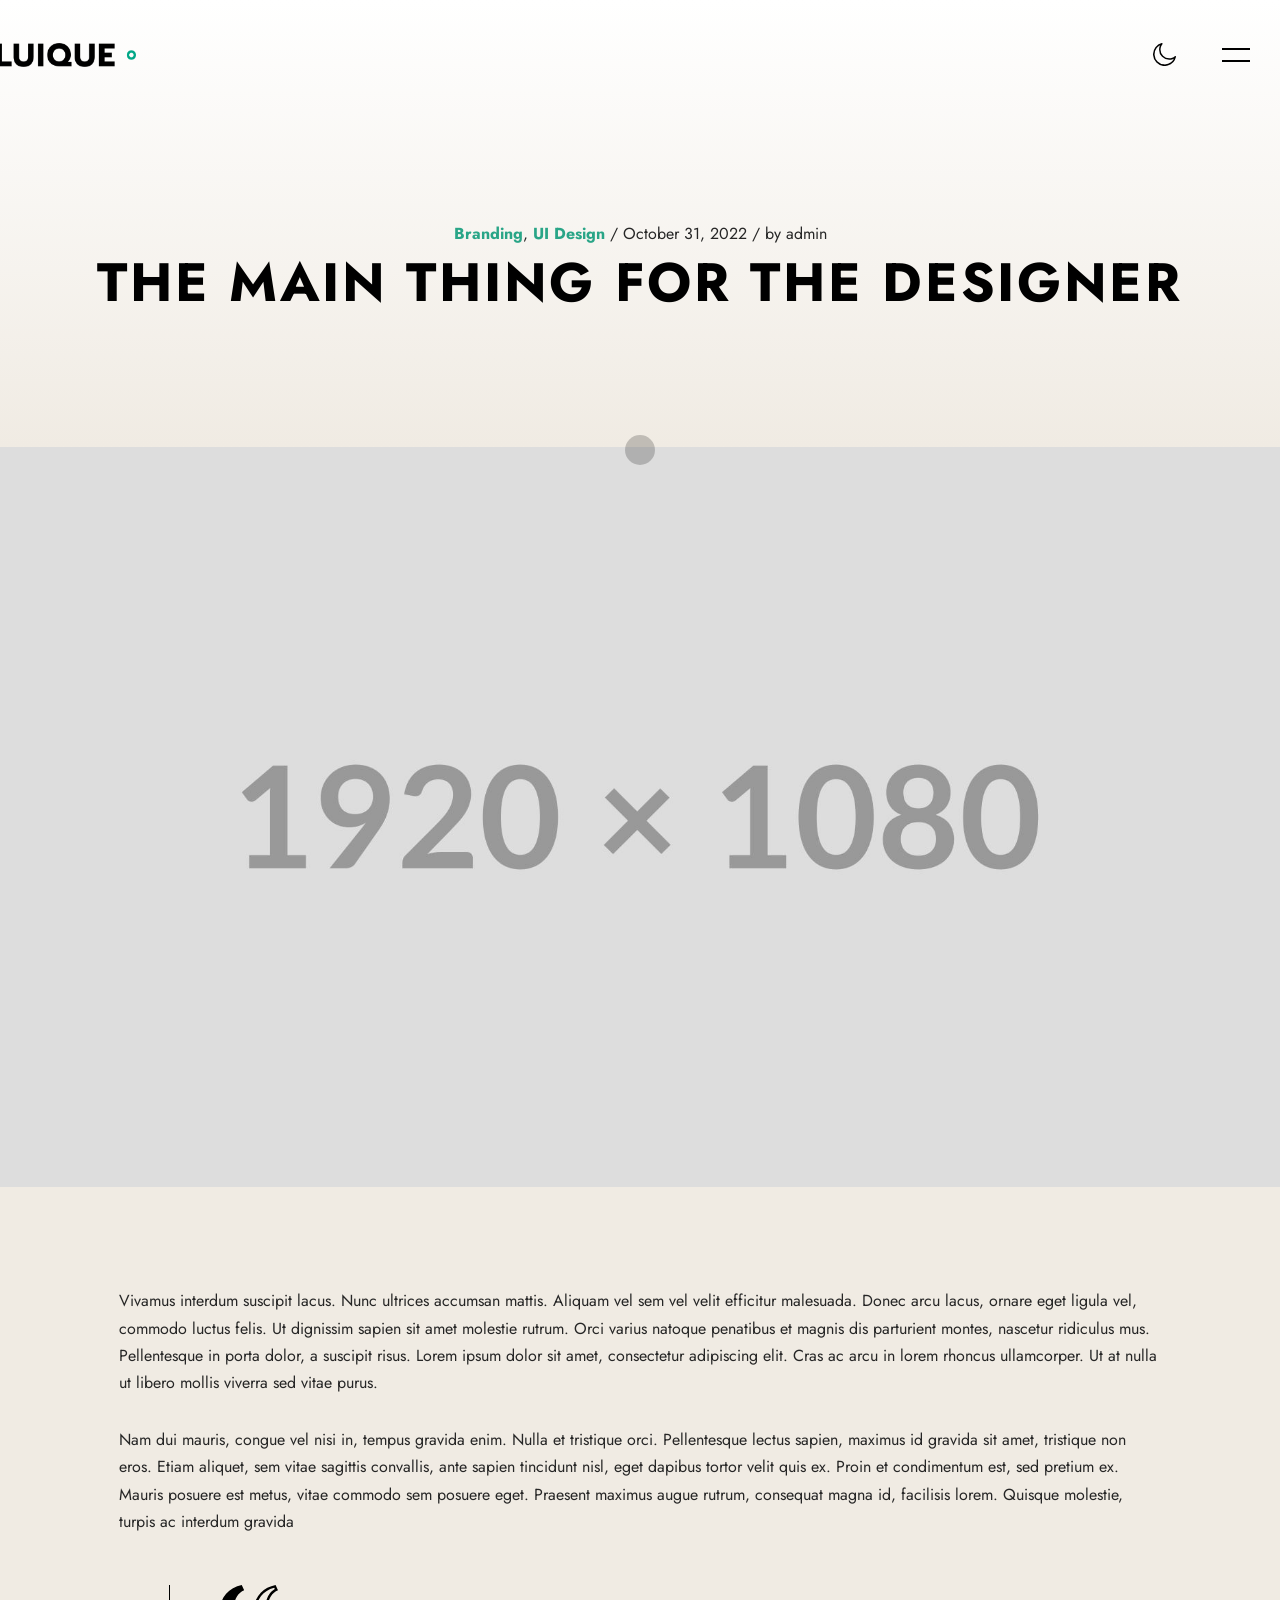
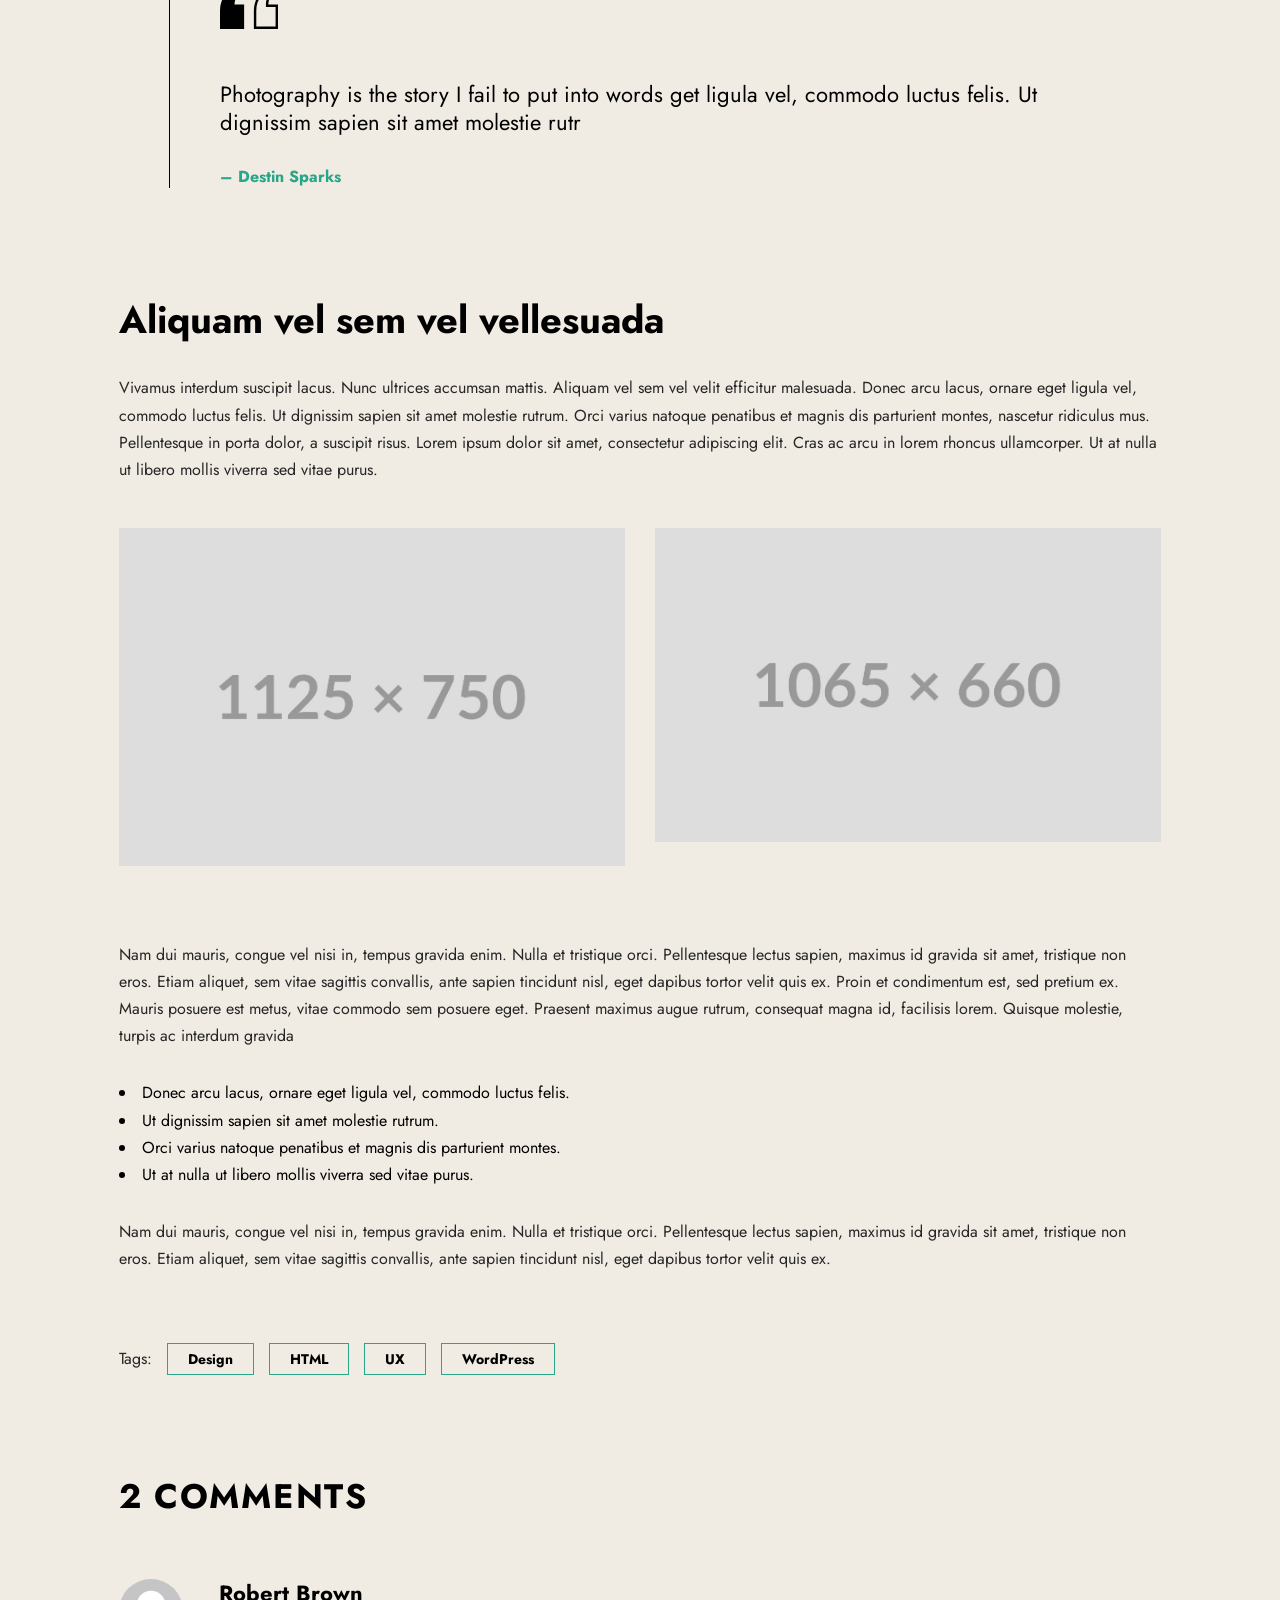
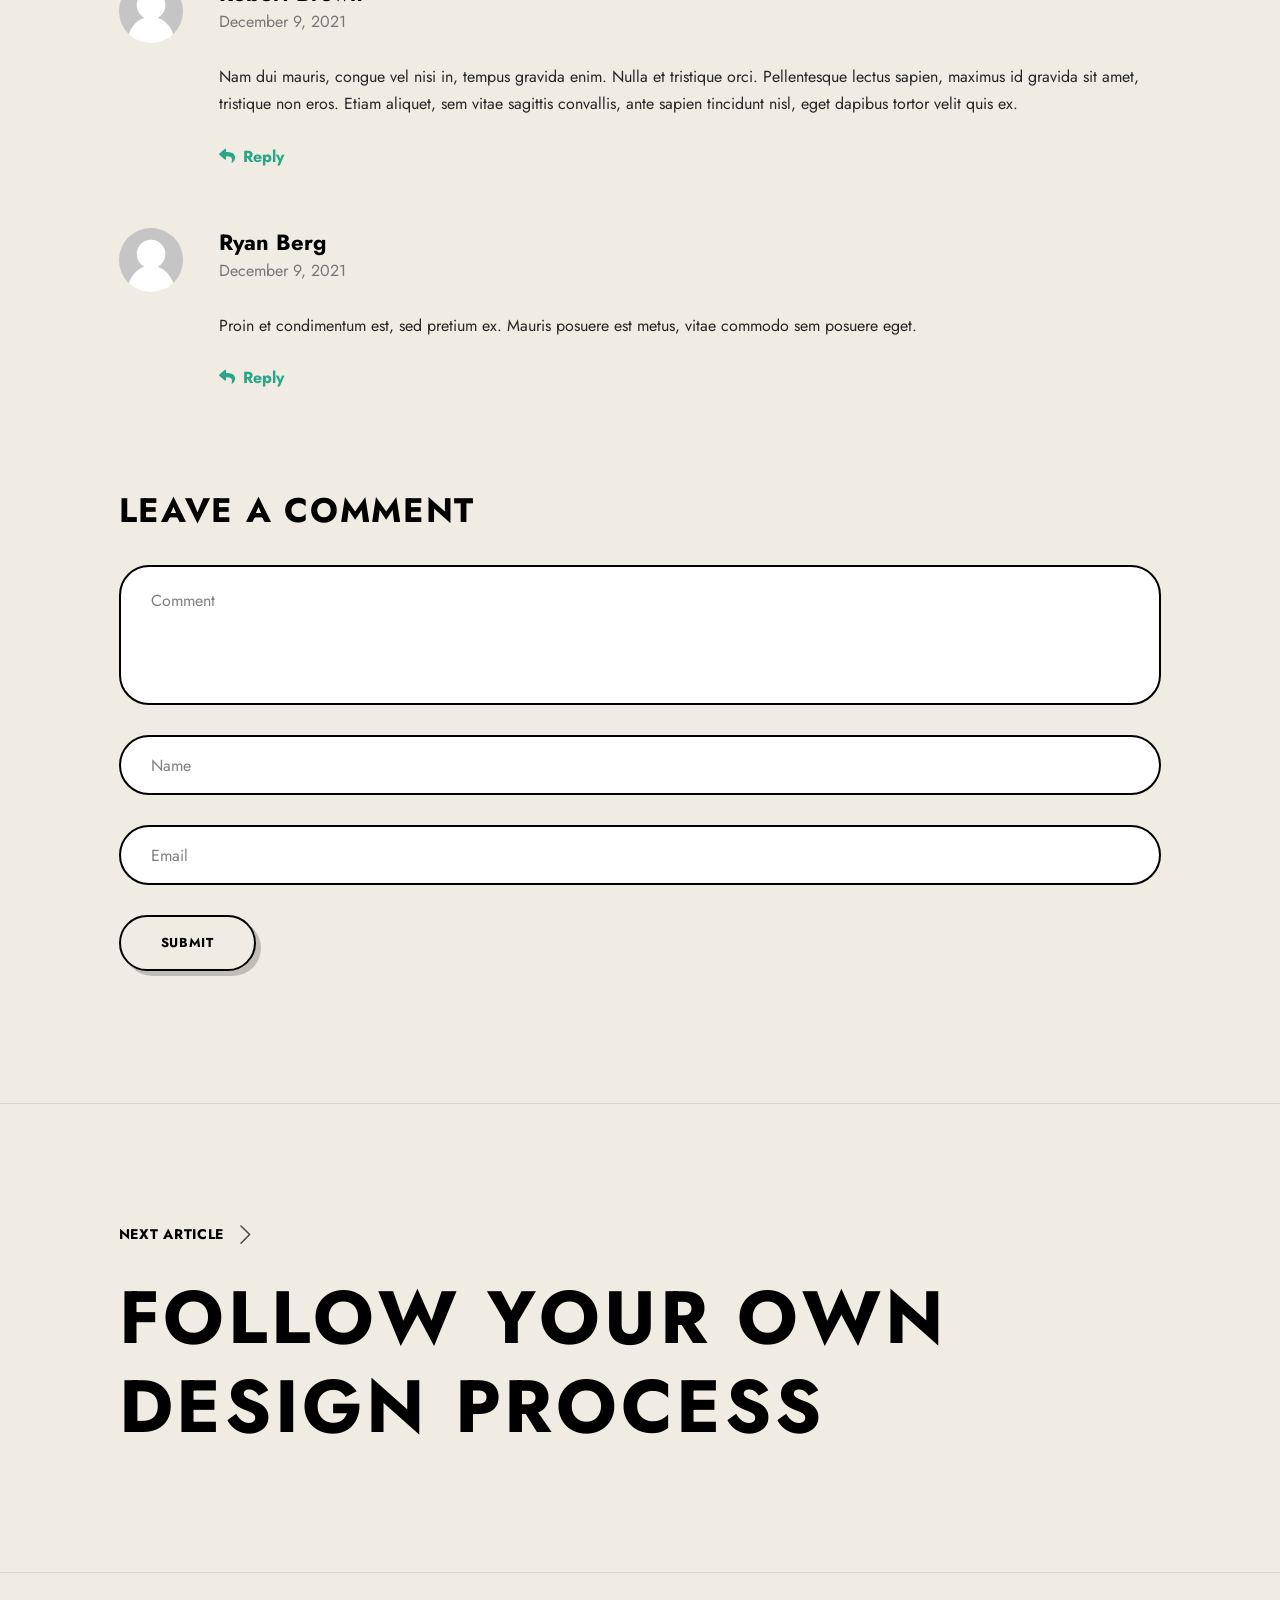
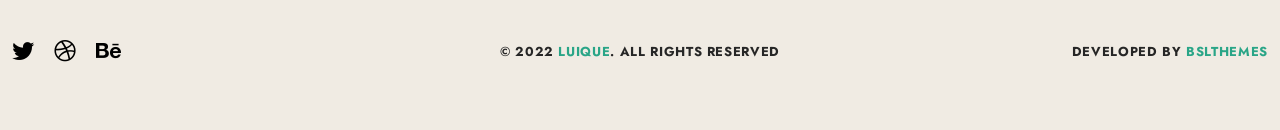
<file: blog-single.html>
<!doctype html>
<html lang="en-US">
<head>

  <title>Luique - Personal Portfolio HTML Template</title>
  <meta http-equiv="Content-Type" content="text/html; charset=utf-8">
  <meta http-equiv="X-UA-Compatible" content="IE=edge">
  <meta name="viewport" content="width=device-width, initial-scale=1">
  <meta name="HandheldFriendly" content="true">
  <meta name="author" content="bslthemes" >

  <!-- Fonts -->
  <link rel="stylesheet" href="https://fonts.googleapis.com/css?family=Jost%3A0%2C100%3B0%2C200%3B0%2C300%3B0%2C400%3B0%2C500%3B0%2C600%3B0%2C700%3B0%2C800%3B0%2C900%3B1%2C100%3B1%2C200%3B1%2C300%3B1%2C400%3B1%2C500%3B1%2C600%3B1%2C700%3B1%2C800%3B1%2C900%7CCaveat%3A400%3B500%3B600%3B700&#038;display=swap" type="text/css" media="all" >
  <link rel="stylesheet" href="https://fonts.googleapis.com/css?family=Roboto%3A100%2C100italic%2C200%2C200italic%2C300%2C300italic%2C400%2C400italic%2C500%2C500italic%2C600%2C600italic%2C700%2C700italic%2C800%2C800italic%2C900%2C900italic%7CRoboto+Slab%3A100%2C100italic%2C200%2C200italic%2C300%2C300italic%2C400%2C400italic%2C500%2C500italic%2C600%2C600italic%2C700%2C700italic%2C800%2C800italic%2C900%2C900italic&#038;display=auto" type="text/css" media="all" >

  <!-- CSS STYLES -->
  <link rel="stylesheet" href="assets/css/vendors/bootstrap.css" type="text/css" media="all" >
  <link rel="stylesheet" href="assets/fonts/font-awesome/css/font-awesome.css" type="text/css" media="all" >
  <link rel="stylesheet" href="assets/css/vendors/magnific-popup.css" type="text/css" media="all" >
  <link rel="stylesheet" href="assets/css/vendors/splitting.css" type="text/css" media="all" >
  <link rel="stylesheet" href="assets/css/vendors/swiper.css" type="text/css" media="all" >
  <link rel="stylesheet" href="assets/css/vendors/animate.css" type="text/css" media="all" >
  <link rel="stylesheet" href="assets/css/style.css" type="text/css" media="all" >
  <link rel="stylesheet" href="assets/css/dark.css" type="text/css" media="all" >

  <!-- Favicon -->
	<link rel="shortcut icon" href="favicon.ico" type="image/x-icon">
	<link rel="icon" href="favicon.ico" type="image/x-icon">

</head>

<body class="light-skin">
	<div class="container-page">

		<!-- Preloader -->
		<div class="preloader">
			<div class="centrize full-width">
				<div class="vertical-center">
					<div class="spinner-logo">
						<img src="assets/images/ste.png" alt="Aswin" >
						<div class="spinner-dot"></div>
						<div class="spinner spinner-line"></div>
					</div>
				</div>
			</div>
		</div>

		<!-- Header -->
		<header class="header">
			<div class="header__builder">
        <div class="row">
          <div class="col-xs-4 col-sm-4 col-md-4 col-lg-4">

            <!-- logo -->
            <div class="logo">
              <a href="index.html">
                <img width="228" height="38" src="assets/images/logo2.png" alt="" >
              </a>
            </div>

          </div>
          <div class="col-xs-8 col-sm-8 col-md-8 col-lg-8 align-right">

						<!-- switcher btn -->
						<a href="#" class="switcher-btn">
							<span class="sw-before">
								<svg xmlns="http://www.w3.org/2000/svg" width="23" height="23" viewBox="0 0 23 23">
									<path id="Dark_Theme" data-name="Dark Theme" fill="#000" d="M1759.46,111.076a0.819,0.819,0,0,0-.68.147,8.553,8.553,0,0,1-2.62,1.537,8.167,8.167,0,0,1-2.96.531,8.655,8.655,0,0,1-8.65-8.682,9.247,9.247,0,0,1,.47-2.864,8.038,8.038,0,0,1,1.42-2.54,0.764,0.764,0,0,0-.12-1.063,0.813,0.813,0,0,0-.68-0.148,11.856,11.856,0,0,0-6.23,4.193,11.724,11.724,0,0,0,1,15.387,11.63,11.63,0,0,0,19.55-5.553A0.707,0.707,0,0,0,1759.46,111.076Zm-4.5,6.172a10.137,10.137,0,0,1-14.29-14.145,10.245,10.245,0,0,1,3.38-2.836c-0.14.327-.29,0.651-0.41,1.006a9.908,9.908,0,0,0-.56,3.365,10.162,10.162,0,0,0,10.15,10.189,9.776,9.776,0,0,0,3.49-.62,11.659,11.659,0,0,0,1.12-.473A10.858,10.858,0,0,1,1754.96,117.248Z" transform="translate(-1737 -98)" />
								</svg>
							</span>
							<span class="sw-after">
								<svg xmlns="http://www.w3.org/2000/svg" width="22.22" height="22.313" viewBox="0 0 22.22 22.313">
									<path id="Light_Theme" data-name="Light Theme" fill="#fff" d="M1752.49,105.511a5.589,5.589,0,0,0-3.94-1.655,5.466,5.466,0,0,0-3.94,1.655,5.61,5.61,0,0,0,3.94,9.566,5.473,5.473,0,0,0,3.94-1.653,5.643,5.643,0,0,0,1.65-3.957A5.516,5.516,0,0,0,1752.49,105.511Zm-1.06,6.85a4.1,4.1,0,0,1-5.76,0,4.164,4.164,0,0,1,0-5.788A4.083,4.083,0,0,1,1751.43,112.361Zm7.47-3.662h-2.27a0.768,0.768,0,0,0,0,1.536h2.27A0.768,0.768,0,0,0,1758.9,108.7Zm-10.35,8.12a0.777,0.777,0,0,0-.76.769v2.274a0.777,0.777,0,0,0,.76.767,0.786,0.786,0,0,0,.77-0.767v-2.274A0.786,0.786,0,0,0,1748.55,116.819Zm7.85-.531-1.62-1.624a0.745,0.745,0,0,0-1.06,0,0.758,0.758,0,0,0,0,1.063l1.62,1.625a0.747,0.747,0,0,0,1.06,0A0.759,0.759,0,0,0,1756.4,116.288ZM1748.55,98.3a0.777,0.777,0,0,0-.76.768v2.273a0.778,0.778,0,0,0,.76.768,0.787,0.787,0,0,0,.77-0.768V99.073A0.786,0.786,0,0,0,1748.55,98.3Zm7.88,3.278a0.744,0.744,0,0,0-1.06,0l-1.62,1.624a0.758,0.758,0,0,0,0,1.063,0.745,0.745,0,0,0,1.06,0l1.62-1.624A0.758,0.758,0,0,0,1756.43,101.583Zm-15.96,7.116h-2.26a0.78,0.78,0,0,0-.77.768,0.76,0.76,0,0,0,.77.768h2.26A0.768,0.768,0,0,0,1740.47,108.7Zm2.88,5.965a0.745,0.745,0,0,0-1.06,0l-1.62,1.624a0.759,0.759,0,0,0,0,1.064,0.747,0.747,0,0,0,1.06,0l1.62-1.625A0.758,0.758,0,0,0,1743.35,114.664Zm0-11.457-1.62-1.624a0.744,0.744,0,0,0-1.06,0,0.758,0.758,0,0,0,0,1.063l1.62,1.624a0.745,0.745,0,0,0,1.06,0A0.758,0.758,0,0,0,1743.35,103.207Z" transform="translate(-1737.44 -98.313)" />
								</svg>
							</span>
						</a>

						<!-- menu btn -->
						<a href="#" class="menu-btn">
							<span></span>
							<span></span>
						</a>

						<!-- Menu Full Overlay -->
						<div class="menu-full-overlay">
							<div class="menu-full-container">
								<div class="container">
									<div class="row">
										<div class="col-xs-12 col-sm-12 col-md-12 col-lg-12">

											<!-- menu full -->
											<div class="menu-full">
												<ul class="menu-full">
													<li class="menu-item">
														<a class="splitting-text-anim-2" data-splitting="chars" href="index.html">Home</a>
													</li>
													<li class="menu-item">
														<a class="splitting-text-anim-2" data-splitting="chars" href="#services-section">Services</a>
													</li>
													<li class="menu-item">
														<a class="splitting-text-anim-2" data-splitting="chars" href="#skills-section">Skills</a>
													</li>
													<li class="menu-item">
														<a class="splitting-text-anim-2" data-splitting="chars" href="#works-section">Works</a>
													</li>
													<li class="menu-item">
														<a class="splitting-text-anim-2" data-splitting="chars" href="#resume-section">Resume</a>
													</li>
													<li class="menu-item">
														<a class="splitting-text-anim-2" data-splitting="chars" href="#testimonials-section">Testimonials</a>
													</li>
													<li class="menu-item">
														<a class="splitting-text-anim-2" data-splitting="chars" href="#pricing-section">Pricing</a>
													</li>
													<li class="menu-item">
														<a class="splitting-text-anim-2" data-splitting="chars" href="#blog-section">Blog</a>
													</li>
													<li class="menu-item">
														<a class="splitting-text-anim-2" data-splitting="chars" href="#contact-section">Contact</a>
													</li>
													<li class="menu-item menu-item-has-children has-children">
														<a class="splitting-text-anim-2" data-splitting="chars">Pages</a>
														<ul class="sub-menu">
															<li class="menu-item">
																<a class="splitting-text-anim-1" data-splitting="chars" href="works-list.html">Works (List)</a>
															</li>
															<li class="menu-item">
																<a class="splitting-text-anim-1" data-splitting="chars" href="works.html">Works (Grid)</a>
															</li>
															<li class="menu-item">
																<a class="splitting-text-anim-1" data-splitting="chars" href="work-single.html">Work Single Page</a>
															</li>
															<li class="menu-item">
																<a class=" splitting-text-anim-1" data-splitting="chars" href="blog.html">Blog</a>
															</li>
															<li class="menu-item">
																<a class="splitting-text-anim-1" data-splitting="chars" href="blog-single.html">Single Post</a>
															</li>
														</ul>
													</li>
												</ul>
											</div>

											<!-- social -->
											<div class="menu-social-links">
												<a href="http://dribbble.com" target="blank" class="scrolla-element-anim-1" title="dribbble">
													<i class="fab fa-dribbble"></i>
												</a>
												<a href="http://twitter.com" target="blank" class="scrolla-element-anim-1" title="twitter">
													<i class="fab fa-twitter"></i>
												</a>
												<a href="http://behance.com" target="blank" class="scrolla-element-anim-1" title="behance">
													<i class="fab fa-behance"></i>
												</a>
											</div>

											<div class="v-line-block"><span></span></div>

										</div>
									</div>
								</div>
							</div>
							<div class="menu-overlay"></div>
						</div>

          </div>
        </div>
      </div>
    </header>

		<!-- Wrapper -->
		<div class="wrapper">

      <!-- Section Started Heading -->
      <section class="section section-inner started-heading">
      	<div class="container">

  				<!-- Heading -->
					<div class="m-titles align-center">
            <div class="m-category scrolla-element-anim-1 scroll-animate" data-animate="active">
              <a href="blog.html">Branding</a>, <a href="blog.html">UI Design</a> / October 31, 2022 / by admin
            </div>
            <h1 class="m-title scrolla-element-anim-1 scroll-animate" data-animate="active">
              The Main Thing For The Designer
            </h1>
					</div>

      	</div>
      </section>

      <!-- Single Post Image -->
      <div class="section section-inner m-image-large">
        <div class="container">
          <div class="v-line-right v-line-top"><div class="v-line-block"><span></span></div></div>
        </div>
        <div class="image">
          <div class="img scrolla-element-anim-1 scroll-animate" data-animate="active" style="background-image: url(assets/images/single7.jpg);"></div>
        </div>
      </div>

      <!-- Section - Blog -->
			<section class="section section-inner m-archive">
        <div class="container">

          <div class="row">
            <div class="col-xs-12 col-sm-12 col-md-12 col-lg-10 offset-1">

              <!-- content -->
              <div class="description">
                <div class="post-content scrolla-element-anim-1 scroll-animate" data-animate="active">
                  <p>Vivamus interdum suscipit lacus. Nunc ultrices accumsan mattis. Aliquam vel sem vel velit efficitur malesuada. Donec arcu lacus, ornare eget ligula vel, commodo luctus felis. Ut dignissim sapien sit amet molestie rutrum. Orci varius natoque penatibus et magnis dis parturient montes, nascetur ridiculus mus. Pellentesque in porta dolor, a suscipit risus. Lorem ipsum dolor sit amet, consectetur adipiscing elit. Cras ac arcu in lorem rhoncus ullamcorper. Ut at nulla ut libero mollis viverra sed vitae purus.</p>
                  <p>Nam dui mauris, congue vel nisi in, tempus gravida enim. Nulla et tristique orci. Pellentesque lectus sapien, maximus id gravida sit amet, tristique non eros. Etiam aliquet, sem vitae sagittis convallis, ante sapien tincidunt nisl, eget dapibus tortor velit quis ex. Proin et condimentum est, sed pretium ex. Mauris posuere est metus, vitae commodo sem posuere eget. Praesent maximus augue rutrum, consequat magna id, facilisis lorem. Quisque molestie, turpis ac interdum gravida</p>
                  <blockquote>
                    <p>Photography is the story I fail to put into words get ligula vel, commodo luctus felis. Ut dignissim sapien sit amet molestie rutr</p>
                    <p><cite>&#8211; Destin Sparks</cite></p>
                  </blockquote>
                  <p><br></p>
                  <h3>Aliquam vel sem vel vellesuada</h3>
                  <p>Vivamus interdum suscipit lacus. Nunc ultrices accumsan mattis. Aliquam vel sem vel velit efficitur malesuada. Donec arcu lacus, ornare eget ligula vel, commodo luctus felis. Ut dignissim sapien sit amet molestie rutrum. Orci varius natoque penatibus et magnis dis parturient montes, nascetur ridiculus mus. Pellentesque in porta dolor, a suscipit risus. Lorem ipsum dolor sit amet, consectetur adipiscing elit. Cras ac arcu in lorem rhoncus ullamcorper. Ut at nulla ut libero mollis viverra sed vitae purus.</p>
                  <ul class="gallery gallery-columns-2">
                    <li class="gallery-item">
                      <figure>
                        <img src="assets/images/blog8.jpg" alt="" >
                      </figure>
                    </li>
                    <li class="gallery-item">
                      <figure>
                        <img src="assets/images/blog6.jpg" alt="" >
                      </figure>
                    </li>
                  </ul>
                  <p>Nam dui mauris, congue vel nisi in, tempus gravida enim. Nulla et tristique orci. Pellentesque lectus sapien, maximus id gravida sit amet, tristique non eros. Etiam aliquet, sem vitae sagittis convallis, ante sapien tincidunt nisl, eget dapibus tortor velit quis ex. Proin et condimentum est, sed pretium ex. Mauris posuere est metus, vitae commodo sem posuere eget. Praesent maximus augue rutrum, consequat magna id, facilisis lorem. Quisque molestie, turpis ac interdum gravida</p>
                  <ul>
                    <li>Donec arcu lacus, ornare eget ligula vel, commodo luctus felis.</li>
                    <li>Ut dignissim sapien sit amet molestie rutrum.</li>
                    <li>Orci varius natoque penatibus et magnis dis parturient montes.</li>
                    <li>Ut at nulla ut libero mollis viverra sed vitae purus.</li>
                  </ul>
                  <p>Nam dui mauris, congue vel nisi in, tempus gravida enim. Nulla et tristique orci. Pellentesque lectus sapien, maximus id gravida sit amet, tristique non eros. Etiam aliquet, sem vitae sagittis convallis, ante sapien tincidunt nisl, eget dapibus tortor velit quis ex.</p>

                  <span class="tags-links">
                    <span>Tags:</span>
                    <a href="#">Design</a>
                    <a href="#">HTML</a>
                    <a href="#">UX</a>
                    <a href="#">WordPress</a>
                  </span>
                </div>
              </div>

              <!-- Comments -->
              <div class="comments-post scrolla-element-anim-1 scroll-animate" data-animate="active">
                <div class="section__comments">

                  <div class="m-titles">
                    <div class="m-title align-left">2 Comments</div>
                  </div>

                  <ul class="comments">
                    <li class="comment comment-item">
                      <div class="comment comment-box">
                        <img src="assets/images/avatar.png" class="avatar" alt="" >
                        <div class="comment-box__body">
                          <div class="content-caption post-content description">
                            <h5 class="comment-box__details">Robert Brown <span>December 9, 2021</span></h5>
                            <p>Nam dui mauris, congue vel nisi in, tempus gravida enim. Nulla et tristique orci. Pellentesque lectus sapien, maximus id gravida sit amet, tristique non eros. Etiam aliquet, sem vitae sagittis convallis, ante sapien tincidunt nisl, eget dapibus tortor velit quis ex.</p>
                          </div>
                        </div>
                        <div class="comment-footer">
                          <a class="comment-reply-link" href="#">Reply</a>
                        </div>
                      </div>
                    </li>
                    <li class="comment comment-item">
                      <div class="comment comment-box">
                        <img src="assets/images/avatar.png" class="avatar" alt="" >
                        <div class="comment-box__body">
                          <div class="content-caption post-content description">
                            <h5 class="comment-box__details">Ryan Berg <span>December 9, 2021</span></h5>
                            <p>Proin et condimentum est, sed pretium ex. Mauris posuere est metus, vitae commodo sem posuere eget.</p>
                          </div>
                        </div>
                        <div class="comment-footer">
                          <a class="comment-reply-link" href="#">Reply</a>
                        </div>
                      </div>
                    </li>
                  </ul>

                  <div class="form-comment">
                    <div class="comment-respond">
                      <div class="m-titles">
                        <div class="m-title align-left">Leave a comment</div>
                      </div>
                      <form method="post" class="comment-form">
                        <div class="group-row">
                          <div class="group">
                            <textarea class="textarea" name="comment" rows="3" placeholder="Comment"></textarea>
                          </div>
                        </div>
                        <div class="group-row">
                          <div class="group">
                            <input type="text" name="author" class="input" placeholder="Name" >
                          </div>
                          <div class="group">
                            <input type="text" name="email" class="input" placeholder="Email" >
                          </div>
                        </div>
                        <div class="group-row">
                          <div class="group">
                            <button type="submit" name="submit" class="btn">Submit</button>
                          </div>
                        </div>
                      </form>
                    </div>
                  </div>

                </div>
              </div>

            </div>
          </div>

          <div class="v-line-left v-line-top"><div class="v-line-block"><span></span></div></div>

        </div>
      </section>

      <!-- Section Navigation -->
      <div class="section section-inner m-page-navigation">
      	<div class="container">
      		<div class="row">
      			<div class="col-xs-12 col-sm-12 col-md-12 col-lg-10 offset-1">

      				<div class="h-titles h-navs">
      					<a href="blog-single.html">
      						<span class="nav-arrow splitting-text-anim-1 scroll-animate" data-splitting="chars" data-animate="active">
      							Next Article
                  </span>
      						<span class="h-title splitting-text-anim-2 scroll-animate" data-splitting="chars" data-animate="active">
      							Follow Your Own Design Process
                  </span>
      					</a>
      				</div>

      			</div>
      		</div>
      	</div>
      </div>

		</div>

		<!-- Footer -->
		<div class="footer">
			<div class="footer__builder">
        <div class="container">
          <div class="row">
            <div class="col-xs-12 col-sm-12 col-md-4 col-lg-4">

              <div class="social-links scrolla-element-anim-1 scroll-animate" data-animate="active">
                <a target="_blank" rel="nofollow" href="http://twitter.com">
                  <i aria-hidden="true" class="fab fa-twitter"></i>
                </a>
                <a target="_blank" rel="nofollow" href="http://dribble.com">
                  <i aria-hidden="true" class="fab fa-dribbble"></i>
                </a>
                <a target="_blank" rel="nofollow" href="http://behance.com">
                  <i aria-hidden="true" class="fab fa-behance"></i>
                </a>
              </div>

            </div>
            <div class="col-xs-12 col-sm-12 col-md-4 col-lg-4">

              <div class="copyright-text align-center scrolla-element-anim-1 scroll-animate" data-animate="active">
                © 2022 <strong>Luique</strong>. All rights reserved
              </div>

            </div>
            <div class="col-xs-12 col-sm-12 col-md-4 col-lg-4">

              <div class="copyright-text align-right scrolla-element-anim-1 scroll-animate" data-animate="active">
                Developed by <strong>bslthemes</strong>
              </div>

            </div>
          </div>
        </div>
			</div>
		</div>

	</div>

	<!-- cursor -->
	<div class="cursor"></div>

  <script src="assets/js/jquery.min.js"></script>
  <script src="assets/js/jquery.validate.min.js"></script>
  <script src="assets/js/bootstrap.js"></script>
  <script src="assets/js/swiper.js"></script>
  <script src="assets/js/splitting.js"></script>
  <script src="assets/js/jarallax.min.js"></script>
  <script src="assets/js/magnific-popup.js"></script>
  <script src="assets/js/imagesloaded.pkgd.js"></script>
  <script src="assets/js/isotope.pkgd.js"></script>
  <script src="assets/js/jquery.scrolla.js"></script>
  <script src="assets/js/skrollr.js"></script>
  <script src="assets/js/jquery.cookie.js"></script>
  <script src="assets/js/typed.js"></script>
  <script src="assets/js/common.js"></script>

</body>
</html>
</file>
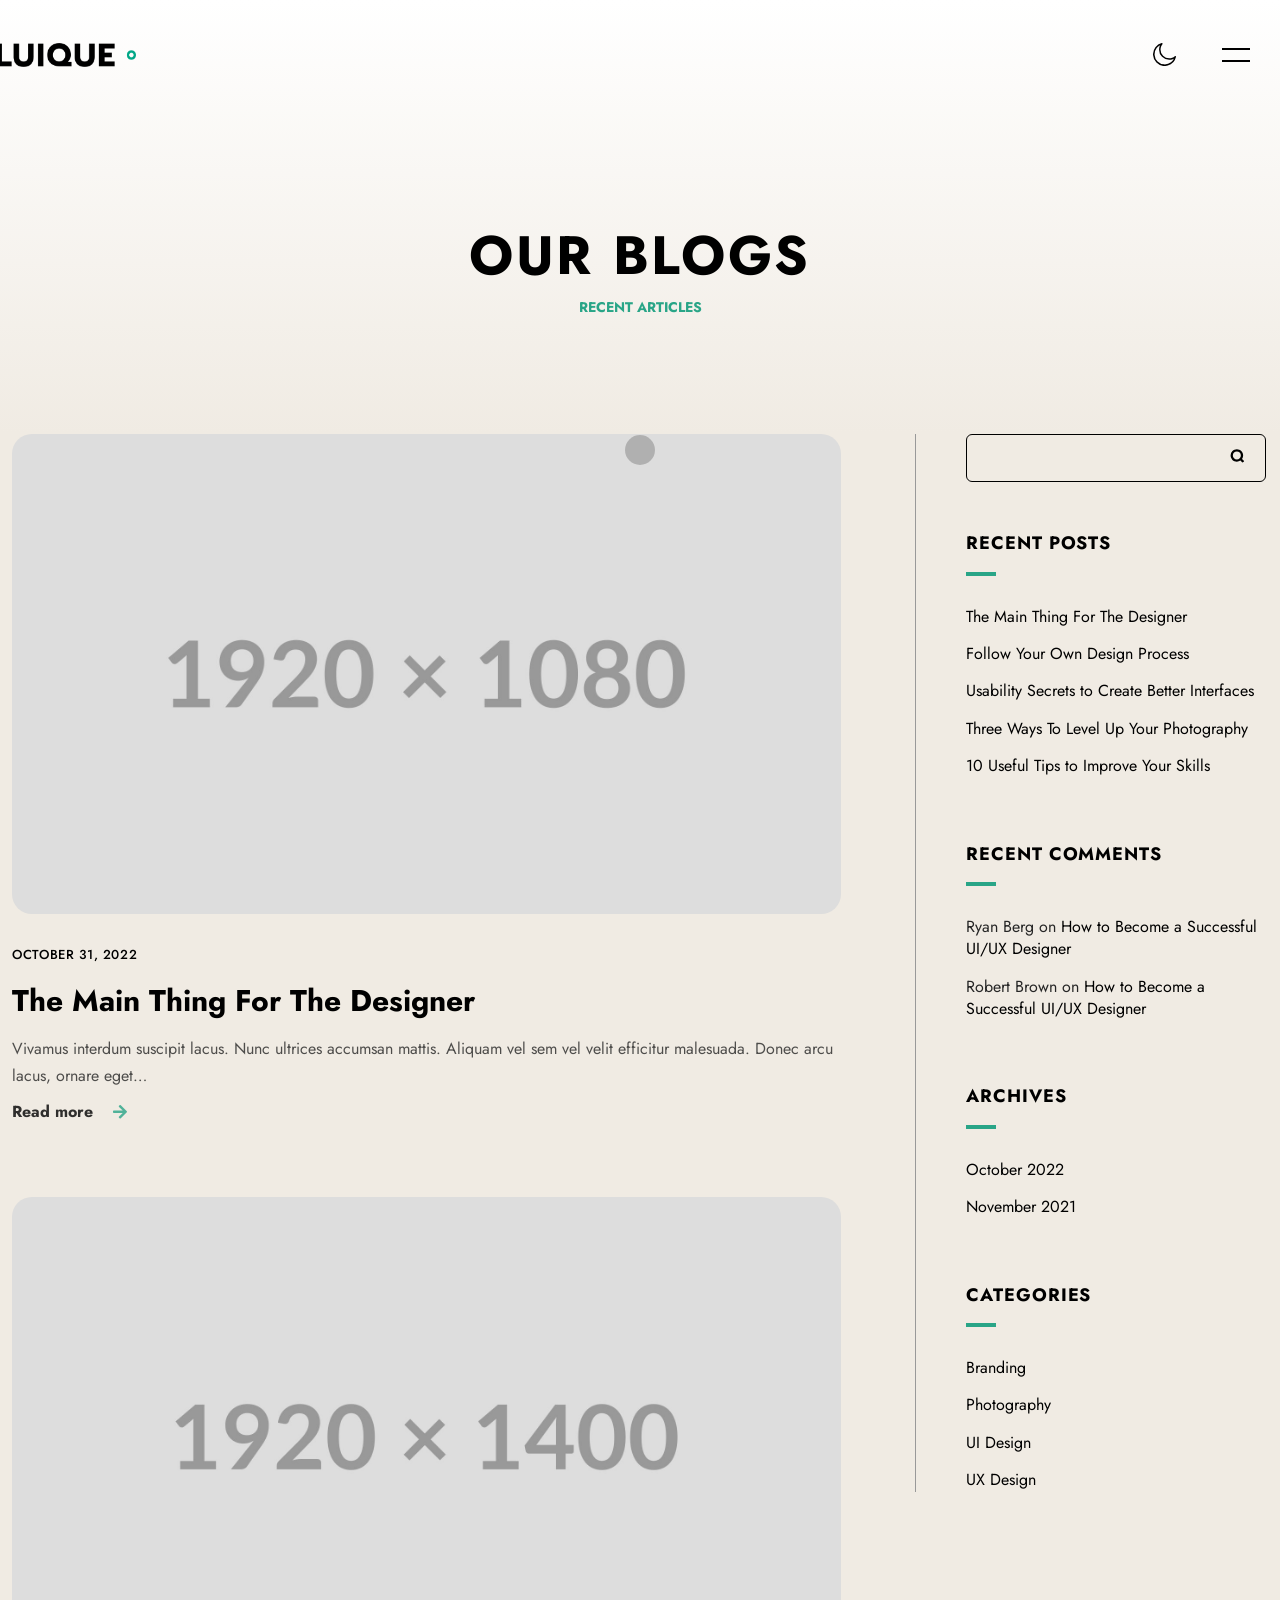
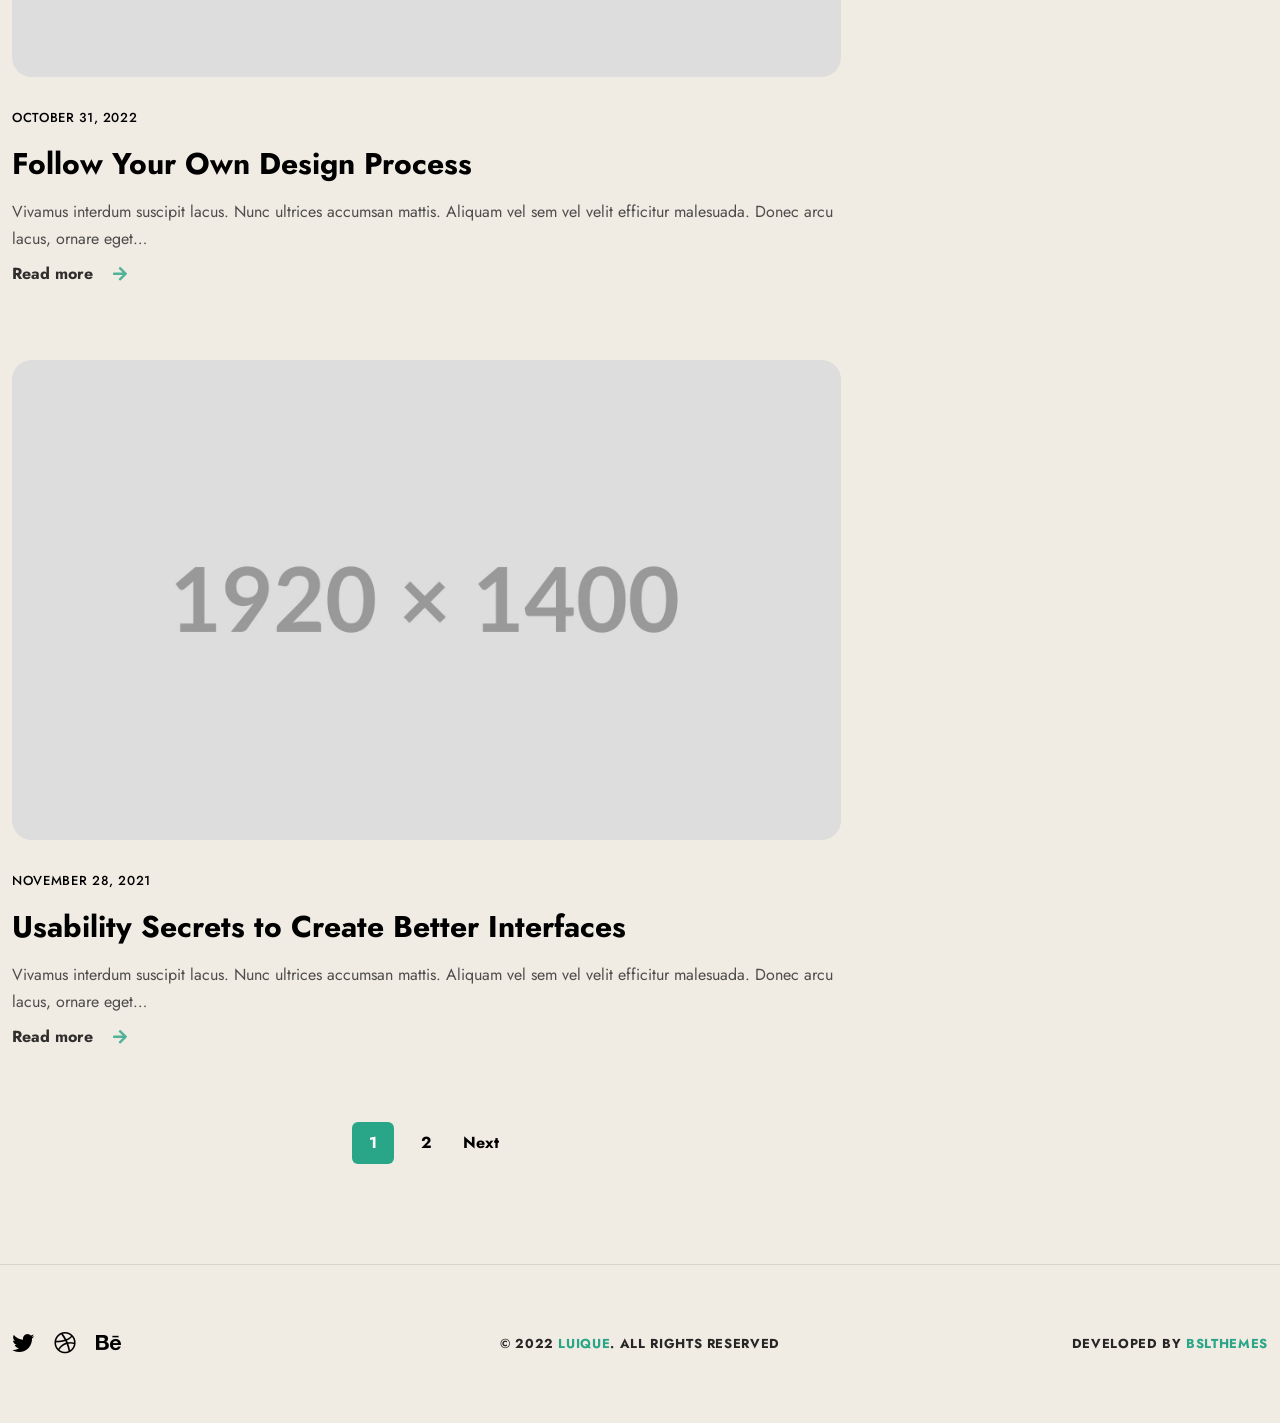
<file: blog.html>
<!doctype html>
<html lang="en-US">
<head>

  <title>Luique - Personal Portfolio HTML Template</title>
  <meta http-equiv="Content-Type" content="text/html; charset=utf-8">
  <meta http-equiv="X-UA-Compatible" content="IE=edge">
  <meta name="viewport" content="width=device-width, initial-scale=1">
  <meta name="HandheldFriendly" content="true">
  <meta name="author" content="bslthemes" >

  <!-- Fonts -->
  <link rel="stylesheet" href="https://fonts.googleapis.com/css?family=Jost%3A0%2C100%3B0%2C200%3B0%2C300%3B0%2C400%3B0%2C500%3B0%2C600%3B0%2C700%3B0%2C800%3B0%2C900%3B1%2C100%3B1%2C200%3B1%2C300%3B1%2C400%3B1%2C500%3B1%2C600%3B1%2C700%3B1%2C800%3B1%2C900%7CCaveat%3A400%3B500%3B600%3B700&#038;display=swap" type="text/css" media="all" >
  <link rel="stylesheet" href="https://fonts.googleapis.com/css?family=Roboto%3A100%2C100italic%2C200%2C200italic%2C300%2C300italic%2C400%2C400italic%2C500%2C500italic%2C600%2C600italic%2C700%2C700italic%2C800%2C800italic%2C900%2C900italic%7CRoboto+Slab%3A100%2C100italic%2C200%2C200italic%2C300%2C300italic%2C400%2C400italic%2C500%2C500italic%2C600%2C600italic%2C700%2C700italic%2C800%2C800italic%2C900%2C900italic&#038;display=auto" type="text/css" media="all" >

  <!-- CSS STYLES -->
  <link rel="stylesheet" href="assets/css/vendors/bootstrap.css" type="text/css" media="all" >
  <link rel="stylesheet" href="assets/fonts/font-awesome/css/font-awesome.css" type="text/css" media="all" >
  <link rel="stylesheet" href="assets/css/vendors/magnific-popup.css" type="text/css" media="all" >
  <link rel="stylesheet" href="assets/css/vendors/splitting.css" type="text/css" media="all" >
  <link rel="stylesheet" href="assets/css/vendors/swiper.css" type="text/css" media="all" >
  <link rel="stylesheet" href="assets/css/vendors/animate.css" type="text/css" media="all" >
  <link rel="stylesheet" href="assets/css/style.css" type="text/css" media="all" >
  <link rel="stylesheet" href="assets/css/dark.css" type="text/css" media="all" >

  <!-- Favicon -->
	<link rel="shortcut icon" href="favicon.ico" type="image/x-icon">
	<link rel="icon" href="favicon.ico" type="image/x-icon">

</head>

<body class="light-skin">
	<div class="container-page">

		<!-- Preloader -->
		<div class="preloader">
			<div class="centrize full-width">
				<div class="vertical-center">
					<div class="spinner-logo">
						<img src="assets/images/ste.png" alt="Aswin" >
						<div class="spinner-dot"></div>
						<div class="spinner spinner-line"></div>
					</div>
				</div>
			</div>
		</div>

		<!-- Header -->
		<header class="header">
			<div class="header__builder">
        <div class="row">
          <div class="col-xs-4 col-sm-4 col-md-4 col-lg-4">

            <!-- logo -->
            <div class="logo">
              <a href="index.html">
                <img width="228" height="38" src="assets/images/logo2.png" alt="" >
              </a>
            </div>

          </div>
          <div class="col-xs-8 col-sm-8 col-md-8 col-lg-8 align-right">

						<!-- switcher btn -->
						<a href="#" class="switcher-btn">
							<span class="sw-before">
								<svg xmlns="http://www.w3.org/2000/svg" width="23" height="23" viewBox="0 0 23 23">
									<path id="Dark_Theme" data-name="Dark Theme" fill="#000" d="M1759.46,111.076a0.819,0.819,0,0,0-.68.147,8.553,8.553,0,0,1-2.62,1.537,8.167,8.167,0,0,1-2.96.531,8.655,8.655,0,0,1-8.65-8.682,9.247,9.247,0,0,1,.47-2.864,8.038,8.038,0,0,1,1.42-2.54,0.764,0.764,0,0,0-.12-1.063,0.813,0.813,0,0,0-.68-0.148,11.856,11.856,0,0,0-6.23,4.193,11.724,11.724,0,0,0,1,15.387,11.63,11.63,0,0,0,19.55-5.553A0.707,0.707,0,0,0,1759.46,111.076Zm-4.5,6.172a10.137,10.137,0,0,1-14.29-14.145,10.245,10.245,0,0,1,3.38-2.836c-0.14.327-.29,0.651-0.41,1.006a9.908,9.908,0,0,0-.56,3.365,10.162,10.162,0,0,0,10.15,10.189,9.776,9.776,0,0,0,3.49-.62,11.659,11.659,0,0,0,1.12-.473A10.858,10.858,0,0,1,1754.96,117.248Z" transform="translate(-1737 -98)" />
								</svg>
							</span>
							<span class="sw-after">
								<svg xmlns="http://www.w3.org/2000/svg" width="22.22" height="22.313" viewBox="0 0 22.22 22.313">
									<path id="Light_Theme" data-name="Light Theme" fill="#fff" d="M1752.49,105.511a5.589,5.589,0,0,0-3.94-1.655,5.466,5.466,0,0,0-3.94,1.655,5.61,5.61,0,0,0,3.94,9.566,5.473,5.473,0,0,0,3.94-1.653,5.643,5.643,0,0,0,1.65-3.957A5.516,5.516,0,0,0,1752.49,105.511Zm-1.06,6.85a4.1,4.1,0,0,1-5.76,0,4.164,4.164,0,0,1,0-5.788A4.083,4.083,0,0,1,1751.43,112.361Zm7.47-3.662h-2.27a0.768,0.768,0,0,0,0,1.536h2.27A0.768,0.768,0,0,0,1758.9,108.7Zm-10.35,8.12a0.777,0.777,0,0,0-.76.769v2.274a0.777,0.777,0,0,0,.76.767,0.786,0.786,0,0,0,.77-0.767v-2.274A0.786,0.786,0,0,0,1748.55,116.819Zm7.85-.531-1.62-1.624a0.745,0.745,0,0,0-1.06,0,0.758,0.758,0,0,0,0,1.063l1.62,1.625a0.747,0.747,0,0,0,1.06,0A0.759,0.759,0,0,0,1756.4,116.288ZM1748.55,98.3a0.777,0.777,0,0,0-.76.768v2.273a0.778,0.778,0,0,0,.76.768,0.787,0.787,0,0,0,.77-0.768V99.073A0.786,0.786,0,0,0,1748.55,98.3Zm7.88,3.278a0.744,0.744,0,0,0-1.06,0l-1.62,1.624a0.758,0.758,0,0,0,0,1.063,0.745,0.745,0,0,0,1.06,0l1.62-1.624A0.758,0.758,0,0,0,1756.43,101.583Zm-15.96,7.116h-2.26a0.78,0.78,0,0,0-.77.768,0.76,0.76,0,0,0,.77.768h2.26A0.768,0.768,0,0,0,1740.47,108.7Zm2.88,5.965a0.745,0.745,0,0,0-1.06,0l-1.62,1.624a0.759,0.759,0,0,0,0,1.064,0.747,0.747,0,0,0,1.06,0l1.62-1.625A0.758,0.758,0,0,0,1743.35,114.664Zm0-11.457-1.62-1.624a0.744,0.744,0,0,0-1.06,0,0.758,0.758,0,0,0,0,1.063l1.62,1.624a0.745,0.745,0,0,0,1.06,0A0.758,0.758,0,0,0,1743.35,103.207Z" transform="translate(-1737.44 -98.313)" />
								</svg>
							</span>
						</a>

						<!-- menu btn -->
						<a href="#" class="menu-btn">
							<span></span>
							<span></span>
						</a>

						<!-- Menu Full Overlay -->
						<div class="menu-full-overlay">
							<div class="menu-full-container">
								<div class="container">
									<div class="row">
										<div class="col-xs-12 col-sm-12 col-md-12 col-lg-12">

											<!-- menu full -->
											<div class="menu-full">
												<ul class="menu-full">
													<li class="menu-item">
														<a class="splitting-text-anim-2" data-splitting="chars" href="index.html">Home</a>
													</li>
													<li class="menu-item">
														<a class="splitting-text-anim-2" data-splitting="chars" href="#services-section">Services</a>
													</li>
													<li class="menu-item">
														<a class="splitting-text-anim-2" data-splitting="chars" href="#skills-section">Skills</a>
													</li>
													<li class="menu-item">
														<a class="splitting-text-anim-2" data-splitting="chars" href="#works-section">Works</a>
													</li>
													<li class="menu-item">
														<a class="splitting-text-anim-2" data-splitting="chars" href="#resume-section">Resume</a>
													</li>
													<li class="menu-item">
														<a class="splitting-text-anim-2" data-splitting="chars" href="#testimonials-section">Testimonials</a>
													</li>
													<li class="menu-item">
														<a class="splitting-text-anim-2" data-splitting="chars" href="#pricing-section">Pricing</a>
													</li>
													<li class="menu-item">
														<a class="splitting-text-anim-2" data-splitting="chars" href="#blog-section">Blog</a>
													</li>
													<li class="menu-item">
														<a class="splitting-text-anim-2" data-splitting="chars" href="#contact-section">Contact</a>
													</li>
													<li class="menu-item menu-item-has-children has-children">
														<a class="splitting-text-anim-2" data-splitting="chars">Pages</a>
														<ul class="sub-menu">
															<li class="menu-item">
																<a class="splitting-text-anim-1" data-splitting="chars" href="works-list.html">Works (List)</a>
															</li>
															<li class="menu-item">
																<a class="splitting-text-anim-1" data-splitting="chars" href="works.html">Works (Grid)</a>
															</li>
															<li class="menu-item">
																<a class="splitting-text-anim-1" data-splitting="chars" href="work-single.html">Work Single Page</a>
															</li>
															<li class="menu-item">
																<a class=" splitting-text-anim-1" data-splitting="chars" href="blog.html">Blog</a>
															</li>
															<li class="menu-item">
																<a class="splitting-text-anim-1" data-splitting="chars" href="blog-single.html">Single Post</a>
															</li>
														</ul>
													</li>
												</ul>
											</div>

											<!-- social -->
											<div class="menu-social-links">
												<a href="http://dribbble.com" target="blank" class="scrolla-element-anim-1" title="dribbble">
													<i class="fab fa-dribbble"></i>
												</a>
												<a href="http://twitter.com" target="blank" class="scrolla-element-anim-1" title="twitter">
													<i class="fab fa-twitter"></i>
												</a>
												<a href="http://behance.com" target="blank" class="scrolla-element-anim-1" title="behance">
													<i class="fab fa-behance"></i>
												</a>
											</div>

											<div class="v-line-block"><span></span></div>

										</div>
									</div>
								</div>
							</div>
							<div class="menu-overlay"></div>
						</div>

          </div>
        </div>
      </div>
    </header>

		<!-- Wrapper -->
		<div class="wrapper">

      <!-- Section Started Heading -->
      <section class="section section-inner started-heading">
      	<div class="container">

  				<!-- Heading -->
          <div class="m-titles align-center">
            <h1 class="m-title splitting-text-anim-1 scroll-animate" data-splitting="words" data-animate="active">
              <span> Our Blogs </span>
            </h1>
            <div class="m-subtitle splitting-text-anim-1 scroll-animate" data-splitting="words" data-animate="active">
              <span> Recent Articles </span>
            </div>
          </div>

      	</div>
      </section>

      <!-- Section - Blog -->
			<div class="section section-inner m-archive">
        <div class="container">

          <div class="row">
            <div class="col-xs-12 col-sm-12 col-md-12 col-lg-8">

              <!-- Blog Items -->
              <div class="articles-container">

                <div class="archive-item scrolla-element-anim-1 scroll-animate" data-animate="active">
                  <div class="image">
                    <a href="blog-single.html">
                      <img src="assets/images/single7.jpg" alt="The Main Thing For The Designer" loading="lazy">
                    </a>
                  </div>
                  <div class="desc">
                    <div class="category lui-subtitle">
                      <span>October 31, 2022</span>
                    </div>
                    <h5 class="lui-title">
                      <a href="blog-single.html">The Main Thing For The Designer</a>
                    </h5>
                    <div class="lui-text">
                      <p>Vivamus interdum suscipit lacus. Nunc ultrices accumsan mattis. Aliquam vel sem vel velit efficitur malesuada. Donec arcu lacus, ornare eget&hellip; </p>
                      <div class="readmore">
                        <a href="blog-single.html" class="lnk">Read more</a>
                      </div>
                    </div>
                  </div>
                </div>

                <div class="archive-item scrolla-element-anim-1 scroll-animate" data-animate="active">
                  <div class="image">
                    <a href="blog-single.html">
                      <img src="assets/images/blog-4-scaled-1.jpg" alt="Follow Your Own Design Process" loading="lazy">
                    </a>
                  </div>
                  <div class="desc">
                    <div class="category lui-subtitle">
                      <span>October 31, 2022</span>
                    </div>
                    <h5 class="lui-title">
                      <a href="blog-single.html">Follow Your Own Design Process</a>
                    </h5>
                    <div class="lui-text">
                      <p>Vivamus interdum suscipit lacus. Nunc ultrices accumsan mattis. Aliquam vel sem vel velit efficitur malesuada. Donec arcu lacus, ornare eget&hellip; </p>
                      <div class="readmore">
                        <a href="blog-single.html" class="lnk">Read more</a>
                      </div>
                    </div>
                  </div>
                </div>

                <div class="archive-item scrolla-element-anim-1 scroll-animate" data-animate="active">
                  <div class="image">
                    <a href="blog-single.html">
                      <img src="assets/images/blog-2.jpg" alt="Usability Secrets to Create Better Interfaces" loading="lazy">
                    </a>
                  </div>
                  <div class="desc">
                    <div class="category lui-subtitle">
                      <span>November 28, 2021</span>
                    </div>
                    <h5 class="lui-title">
                      <a href="blog-single.html">Usability Secrets to Create Better Interfaces</a>
                    </h5>
                    <div class="lui-text">
                      <p>Vivamus interdum suscipit lacus. Nunc ultrices accumsan mattis. Aliquam vel sem vel velit efficitur malesuada. Donec arcu lacus, ornare eget&hellip; </p>
                      <div class="readmore">
                        <a href="blog-single.html" class="lnk">Read more</a>
                      </div>
                    </div>
                  </div>
                </div>

              </div>

              <div class="pager">
                <span class="page-numbers current">1</span>
                <a class="page-numbers" href="#">2</a>
                <a class="next page-numbers" href="#">Next</a>
              </div>

            </div>
            <div class="col-xs-12 col-sm-12 col-md-12 col-lg-4">

              <!-- sidebar -->
              <div class="col__sedebar scrolla-element-anim-1 scroll-animate" data-animate="active">
                <div class="content-sidebar">
                  <aside class="widget-area">

                    <div class="widget widget_block widget_search">
                      <form class="wp-block-search">
                        <div class="wp-block-search__inside-wrapper">
                          <input type="search" class="wp-block-search__input wp-block-search__input" value="">
                          <button type="submit" class="wp-block-search__button wp-element-button">Search</button>
                        </div>
                      </form>
                    </div>

                    <section class="widget widget_block">
                      <div class="wp-block-group">
                        <div class="wp-block-group__inner-container">
                          <h2>Recent Posts</h2>
                          <ul class="wp-block-latest-posts__list wp-block-latest-posts">
                            <li><a class="wp-block-latest-posts__post-title" href="blog-single.html">The Main Thing For The Designer</a></li>
                            <li><a class="wp-block-latest-posts__post-title" href="blog-single.html">Follow Your Own Design Process</a></li>
                            <li><a class="wp-block-latest-posts__post-title" href="blog-single.html">Usability Secrets to Create Better Interfaces</a></li>
                            <li><a class="wp-block-latest-posts__post-title" href="blog-single.html">Three Ways To Level Up Your Photography</a></li>
                            <li><a class="wp-block-latest-posts__post-title" href="blog-single.html">10 Useful Tips to Improve Your Skills</a></li>
                          </ul>
                        </div>
                      </div>
                    </section>

                    <section class="widget widget_block">
                      <div class="wp-block-group">
                        <div class="wp-block-group__inner-container">
                          <h2>Recent Comments</h2>
                          <ul class="wp-block-latest-comments">
                            <li class="wp-block-latest-comments__comment">
                              <span class="wp-block-latest-comments__comment-author">Ryan Berg</span> on <a class="wp-block-latest-comments__comment-link" href="blog-single.html">How to Become a Successful UI/UX Designer</a>
                            </li>
                            <li class="wp-block-latest-comments__comment">
                              <span class="wp-block-latest-comments__comment-author">Robert Brown</span> on <a class="wp-block-latest-comments__comment-link" href="blog-single.html">How to Become a Successful UI/UX Designer</a>
                            </li>
                          </ul>
                        </div>
                      </div>
                    </section>

                    <section class="widget widget_block">
                      <div class="wp-block-group">
                        <div class="wp-block-group__inner-container">
                          <h2>Archives</h2>
                          <ul class="wp-block-archives-list wp-block-archives">
                            <li><a href="blog-single.html">October 2022</a></li>
                            <li><a href="blog-single.html">November 2021</a></li>
                          </ul>
                        </div>
                      </div>
                    </section>

                    <section class="widget widget_block">
                      <div class="is-layout-flow wp-block-group">
                        <div class="wp-block-group__inner-container">
                          <h2>Categories</h2>
                          <ul class="wp-block-categories-list wp-block-categories">
                            <li class="cat-item cat-item-2"><a href="blog-single.html">Branding</a></li>
                            <li class="cat-item cat-item-3"><a href="blog-single.html">Photography</a></li>
                            <li class="cat-item cat-item-4"><a href="blog-single.html">UI Design</a></li>
                            <li class="cat-item cat-item-5"><a href="blog-single.html">UX Design</a></li>
                          </ul>
                        </div>
                      </div>
                    </section>

                  </aside>
                </div>
              </div>

            </div>
          </div>

          <div class="v-line-left v-line-top"><div class="v-line-block"><span></span></div></div>

        </div>
      </div>

		</div>

		<!-- Footer -->
		<div class="footer">
			<div class="footer__builder">
        <div class="container">
          <div class="row">
            <div class="col-xs-12 col-sm-12 col-md-4 col-lg-4">

              <div class="social-links scrolla-element-anim-1 scroll-animate" data-animate="active">
                <a target="_blank" rel="nofollow" href="http://twitter.com">
                  <i aria-hidden="true" class="fab fa-twitter"></i>
                </a>
                <a target="_blank" rel="nofollow" href="http://dribble.com">
                  <i aria-hidden="true" class="fab fa-dribbble"></i>
                </a>
                <a target="_blank" rel="nofollow" href="http://behance.com">
                  <i aria-hidden="true" class="fab fa-behance"></i>
                </a>
              </div>

            </div>
            <div class="col-xs-12 col-sm-12 col-md-4 col-lg-4">

              <div class="copyright-text align-center scrolla-element-anim-1 scroll-animate" data-animate="active">
                © 2022 <strong>Luique</strong>. All rights reserved
              </div>

            </div>
            <div class="col-xs-12 col-sm-12 col-md-4 col-lg-4">

              <div class="copyright-text align-right scrolla-element-anim-1 scroll-animate" data-animate="active">
                Developed by <strong>bslthemes</strong>
              </div>

            </div>
          </div>
        </div>
			</div>
		</div>

	</div>

	<!-- cursor -->
	<div class="cursor"></div>

  <script src="assets/js/jquery.min.js"></script>
  <script src="assets/js/jquery.validate.min.js"></script>
  <script src="assets/js/bootstrap.js"></script>
  <script src="assets/js/swiper.js"></script>
  <script src="assets/js/splitting.js"></script>
  <script src="assets/js/jarallax.min.js"></script>
  <script src="assets/js/magnific-popup.js"></script>
  <script src="assets/js/imagesloaded.pkgd.js"></script>
  <script src="assets/js/isotope.pkgd.js"></script>
  <script src="assets/js/jquery.scrolla.js"></script>
  <script src="assets/js/skrollr.js"></script>
  <script src="assets/js/jquery.cookie.js"></script>
  <script src="assets/js/typed.js"></script>
  <script src="assets/js/common.js"></script>

</body>
</html>
</file>
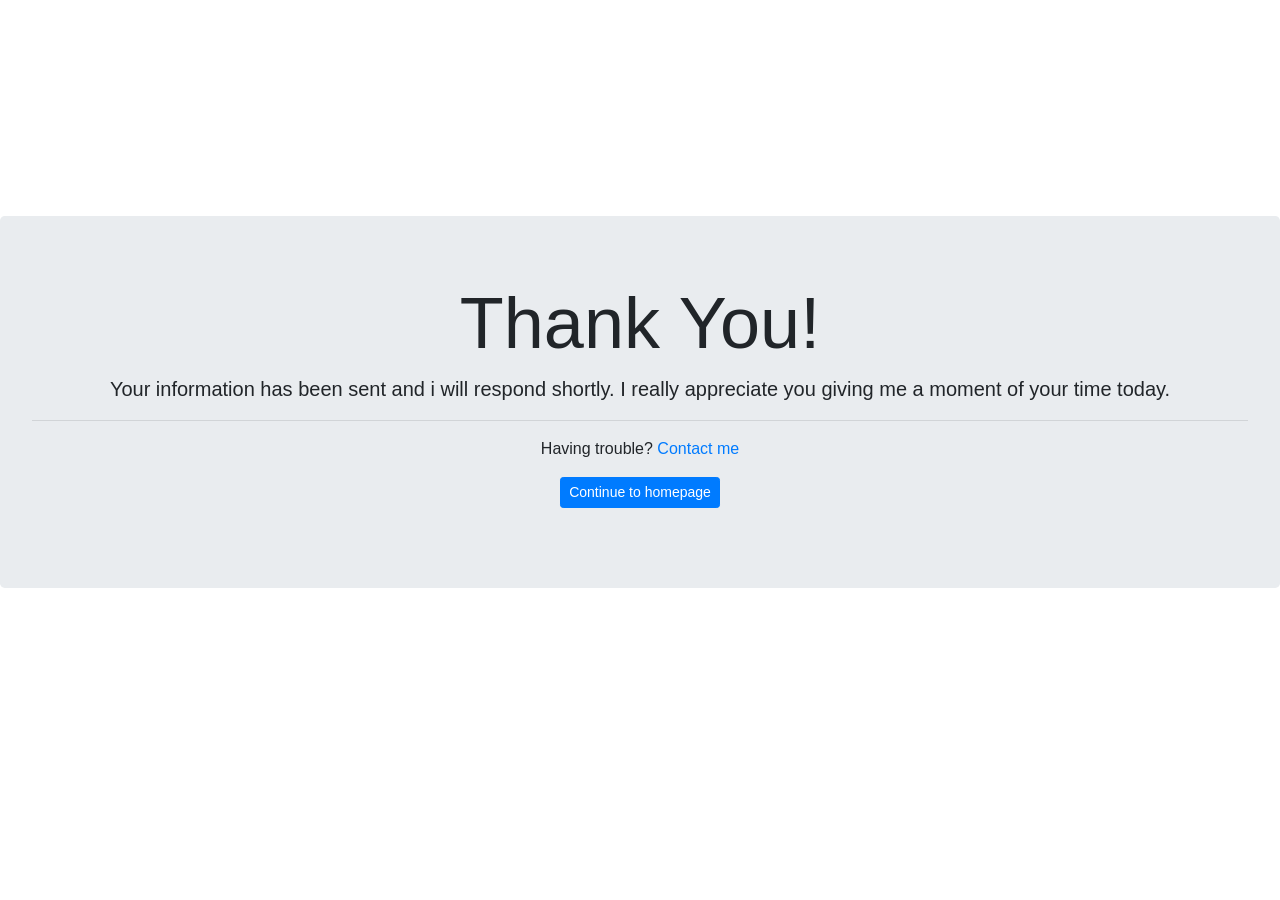
<file: thankyou.html>
<html lang="en">
<head>
  <link rel="stylesheet" href="https://cdn.jsdelivr.net/npm/bootstrap@4.3.1/dist/css/bootstrap.min.css" integrity="sha384-ggOyR0iXCbMQv3Xipma34MD+dH/1fQ784/j6cY/iJTQUOhcWr7x9JvoRxT2MZw1T" crossorigin="anonymous">
  <meta charset="UTF-8">
  <meta name="viewport" content="width=device-width, initial-scale=1.0">
  <title>Admire Cleaning Services</title>
</head>
<body>
  
  <br><br><br><br><br><br><br><br><br><div class="jumbotron text-center">
    <h1 class="display-3">Thank You!</h1>
    <p class="lead"><strong>Your information has been sent and i will respond shortly.</strong> I really appreciate you giving me a moment of your time today.</p>
    <hr>
    <p>
      Having trouble? <a href="tel:+971552989059">Contact me</a>
    </p>
    <p class="lead">
      <a class="btn btn-primary btn-sm" href="index.html" role="button">Continue to homepage</a>
    </p>
  </div>
</body>
</html>
</file>
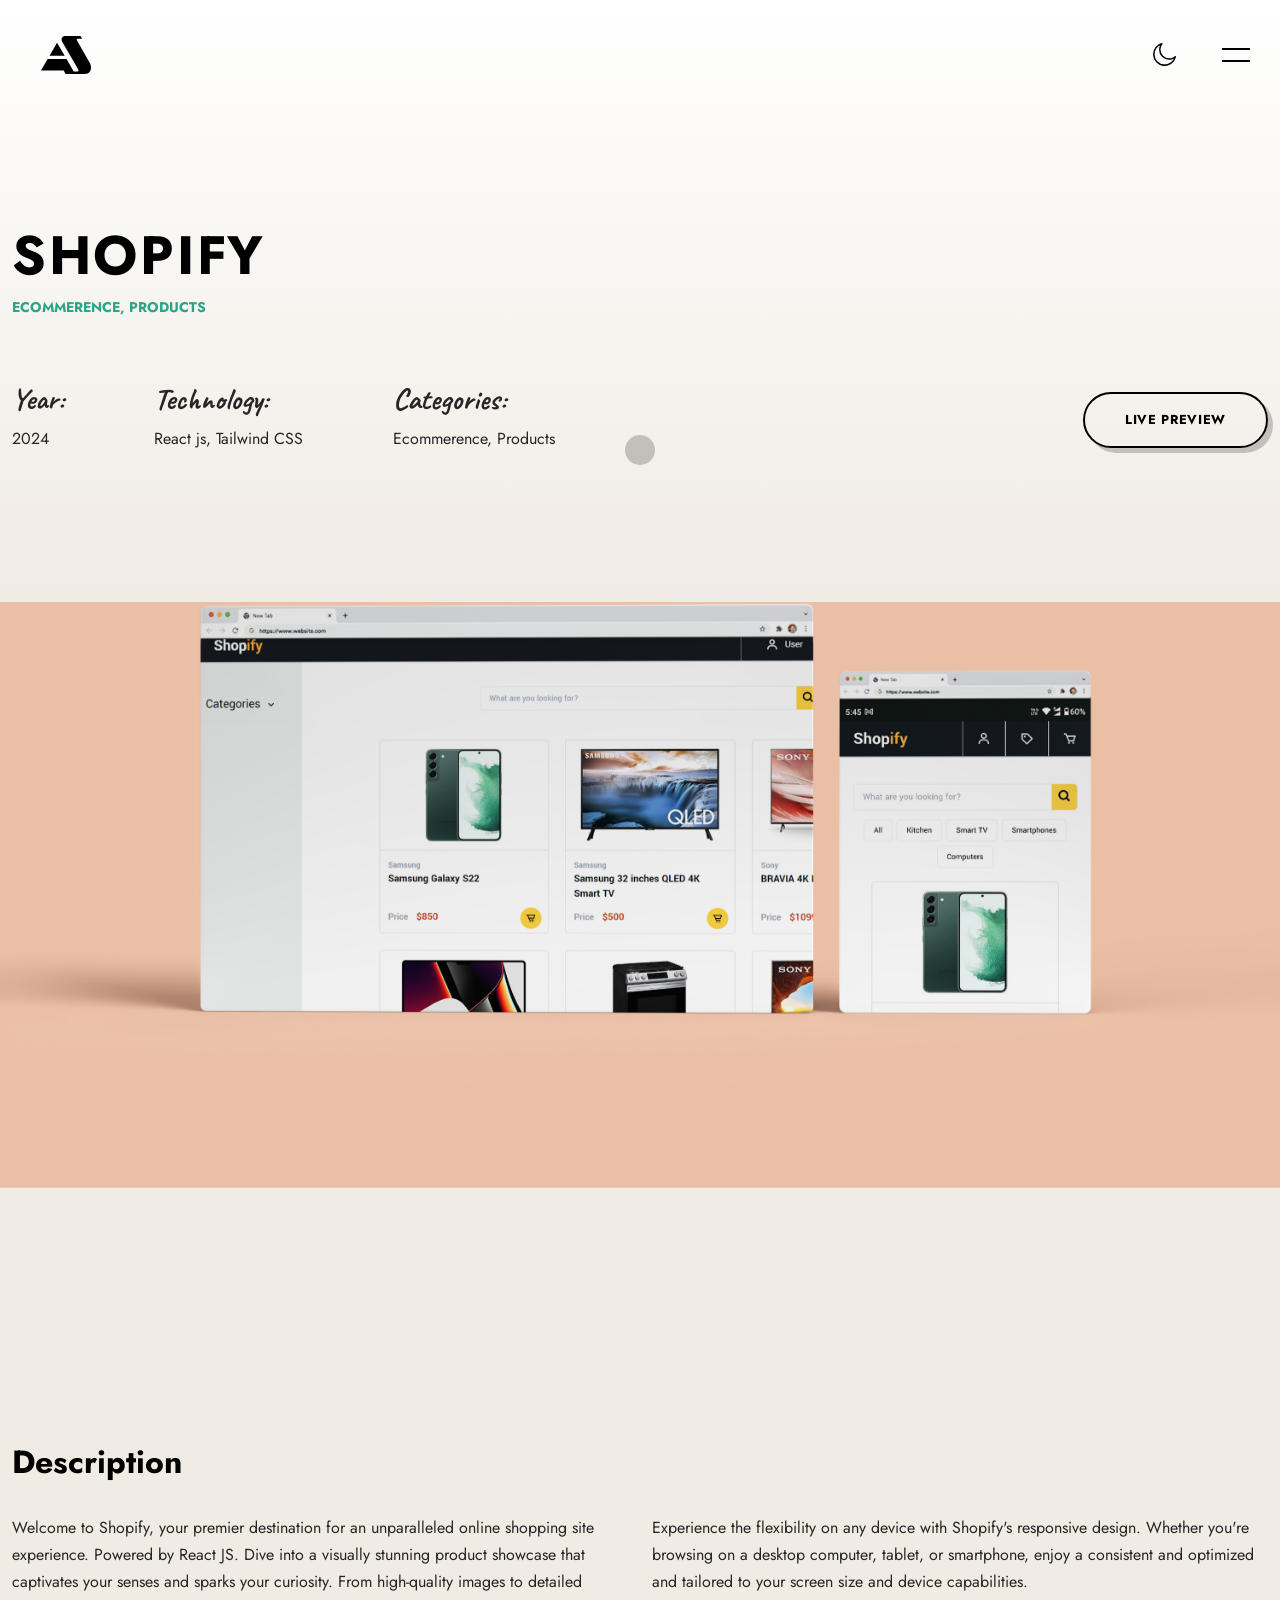
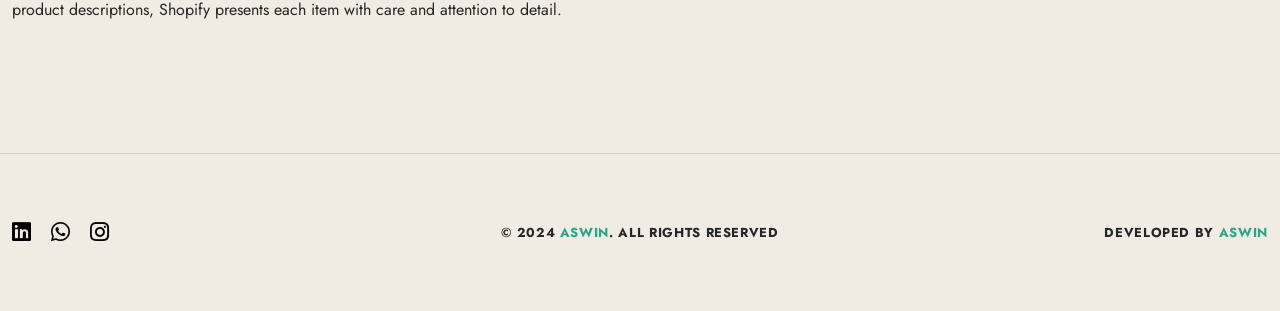
<file: work-single 2.html>
<!doctype html>
<html lang="en-US">
<head>

  <title>Aswin - Personal Portfolio</title>
  <meta http-equiv="Content-Type" content="text/html; charset=utf-8">
  <meta http-equiv="X-UA-Compatible" content="IE=edge">
  <meta name="viewport" content="width=device-width, initial-scale=1">
  <meta name="HandheldFriendly" content="true">
  <meta name="author" content="bslthemes" >

  <!-- Fonts -->
  <link rel="stylesheet" href="https://fonts.googleapis.com/css?family=Jost%3A0%2C100%3B0%2C200%3B0%2C300%3B0%2C400%3B0%2C500%3B0%2C600%3B0%2C700%3B0%2C800%3B0%2C900%3B1%2C100%3B1%2C200%3B1%2C300%3B1%2C400%3B1%2C500%3B1%2C600%3B1%2C700%3B1%2C800%3B1%2C900%7CCaveat%3A400%3B500%3B600%3B700&#038;display=swap" type="text/css" media="all" >
  <link rel="stylesheet" href="https://fonts.googleapis.com/css?family=Roboto%3A100%2C100italic%2C200%2C200italic%2C300%2C300italic%2C400%2C400italic%2C500%2C500italic%2C600%2C600italic%2C700%2C700italic%2C800%2C800italic%2C900%2C900italic%7CRoboto+Slab%3A100%2C100italic%2C200%2C200italic%2C300%2C300italic%2C400%2C400italic%2C500%2C500italic%2C600%2C600italic%2C700%2C700italic%2C800%2C800italic%2C900%2C900italic&#038;display=auto" type="text/css" media="all" >

  <!-- CSS STYLES -->
  <link rel="stylesheet" href="assets/css/vendors/bootstrap.css" type="text/css" media="all" >
  <link rel="stylesheet" href="assets/fonts/font-awesome/css/font-awesome.css" type="text/css" media="all" >
  <link rel="stylesheet" href="assets/css/vendors/magnific-popup.css" type="text/css" media="all" >
  <link rel="stylesheet" href="assets/css/vendors/splitting.css" type="text/css" media="all" >
  <link rel="stylesheet" href="assets/css/vendors/swiper.css" type="text/css" media="all" >
  <link rel="stylesheet" href="assets/css/vendors/animate.css" type="text/css" media="all" >
  <link rel="stylesheet" href="assets/css/style.css" type="text/css" media="all" >
  <link rel="stylesheet" href="assets/css/dark.css" type="text/css" media="all" >

  <!-- Favicon -->
	<link rel="shortcut icon" href="https://upload.wikimedia.org/wikipedia/commons/f/f2/The_Athletic_favicon.png" type="image/x-icon">
	<link rel="icon" href="https://upload.wikimedia.org/wikipedia/commons/f/f2/The_Athletic_favicon.png" type="image/x-icon">

</head>

<body class="portfolio-template light-skin">
	<div class="container-page">

		<!-- Preloader -->
		<div class="preloader">
			<div class="centrize full-width">
				<div class="vertical-center">
					<div class="spinner-logo">
						<img src="assets/images/ste.png" alt="Aswin" >
						<div class="spinner-dot"></div>
						<div class="spinner spinner-line"></div>
					</div>
				</div>
			</div>
		</div>

		<!-- Header -->
		<header class="header">
			<div class="header__builder">
        <div class="row">
          <div class="col-xs-4 col-sm-4 col-md-4 col-lg-4">

            <!-- logo -->
            <div class="logo">
              <a href="index.html">
                <img width="50" height="10" src="assets/icon/as.svg" alt="" >
              </a>
            </div>

          </div>
          <div class="col-xs-8 col-sm-8 col-md-8 col-lg-8 align-right">

						<!-- switcher btn -->
						<a href="#" class="switcher-btn">
							<span class="sw-before">
								<svg xmlns="http://www.w3.org/2000/svg" width="23" height="23" viewBox="0 0 23 23">
									<path id="Dark_Theme" data-name="Dark Theme" fill="#000" d="M1759.46,111.076a0.819,0.819,0,0,0-.68.147,8.553,8.553,0,0,1-2.62,1.537,8.167,8.167,0,0,1-2.96.531,8.655,8.655,0,0,1-8.65-8.682,9.247,9.247,0,0,1,.47-2.864,8.038,8.038,0,0,1,1.42-2.54,0.764,0.764,0,0,0-.12-1.063,0.813,0.813,0,0,0-.68-0.148,11.856,11.856,0,0,0-6.23,4.193,11.724,11.724,0,0,0,1,15.387,11.63,11.63,0,0,0,19.55-5.553A0.707,0.707,0,0,0,1759.46,111.076Zm-4.5,6.172a10.137,10.137,0,0,1-14.29-14.145,10.245,10.245,0,0,1,3.38-2.836c-0.14.327-.29,0.651-0.41,1.006a9.908,9.908,0,0,0-.56,3.365,10.162,10.162,0,0,0,10.15,10.189,9.776,9.776,0,0,0,3.49-.62,11.659,11.659,0,0,0,1.12-.473A10.858,10.858,0,0,1,1754.96,117.248Z" transform="translate(-1737 -98)" />
								</svg>
							</span>
							<span class="sw-after">
								<svg xmlns="http://www.w3.org/2000/svg" width="22.22" height="22.313" viewBox="0 0 22.22 22.313">
									<path id="Light_Theme" data-name="Light Theme" fill="#fff" d="M1752.49,105.511a5.589,5.589,0,0,0-3.94-1.655,5.466,5.466,0,0,0-3.94,1.655,5.61,5.61,0,0,0,3.94,9.566,5.473,5.473,0,0,0,3.94-1.653,5.643,5.643,0,0,0,1.65-3.957A5.516,5.516,0,0,0,1752.49,105.511Zm-1.06,6.85a4.1,4.1,0,0,1-5.76,0,4.164,4.164,0,0,1,0-5.788A4.083,4.083,0,0,1,1751.43,112.361Zm7.47-3.662h-2.27a0.768,0.768,0,0,0,0,1.536h2.27A0.768,0.768,0,0,0,1758.9,108.7Zm-10.35,8.12a0.777,0.777,0,0,0-.76.769v2.274a0.777,0.777,0,0,0,.76.767,0.786,0.786,0,0,0,.77-0.767v-2.274A0.786,0.786,0,0,0,1748.55,116.819Zm7.85-.531-1.62-1.624a0.745,0.745,0,0,0-1.06,0,0.758,0.758,0,0,0,0,1.063l1.62,1.625a0.747,0.747,0,0,0,1.06,0A0.759,0.759,0,0,0,1756.4,116.288ZM1748.55,98.3a0.777,0.777,0,0,0-.76.768v2.273a0.778,0.778,0,0,0,.76.768,0.787,0.787,0,0,0,.77-0.768V99.073A0.786,0.786,0,0,0,1748.55,98.3Zm7.88,3.278a0.744,0.744,0,0,0-1.06,0l-1.62,1.624a0.758,0.758,0,0,0,0,1.063,0.745,0.745,0,0,0,1.06,0l1.62-1.624A0.758,0.758,0,0,0,1756.43,101.583Zm-15.96,7.116h-2.26a0.78,0.78,0,0,0-.77.768,0.76,0.76,0,0,0,.77.768h2.26A0.768,0.768,0,0,0,1740.47,108.7Zm2.88,5.965a0.745,0.745,0,0,0-1.06,0l-1.62,1.624a0.759,0.759,0,0,0,0,1.064,0.747,0.747,0,0,0,1.06,0l1.62-1.625A0.758,0.758,0,0,0,1743.35,114.664Zm0-11.457-1.62-1.624a0.744,0.744,0,0,0-1.06,0,0.758,0.758,0,0,0,0,1.063l1.62,1.624a0.745,0.745,0,0,0,1.06,0A0.758,0.758,0,0,0,1743.35,103.207Z" transform="translate(-1737.44 -98.313)" />
								</svg>
							</span>
						</a>

						<!-- menu btn -->
						<a href="#" class="menu-btn">
							<span></span>
							<span></span>
						</a>

						<!-- Menu Full Overlay -->
						<div class="menu-full-overlay">
							<div class="menu-full-container">
								<div class="container">
									<div class="row">
										<div class="col-xs-12 col-sm-12 col-md-12 col-lg-12">

											<!-- menu full -->
											<div class="menu-full">
												<ul class="menu-full">
													<li class="menu-item">
														<a class="splitting-text-anim-2" data-splitting="chars" href="index.html">Home</a>
													</li>
													<li class="menu-item">
														<a class="splitting-text-anim-2" data-splitting="chars" href="#skills-section">Skills</a>
													</li>
													<li class="menu-item">
														<a class="splitting-text-anim-2" data-splitting="chars" href="#works-section">Works</a>
													</li>
													<li class="menu-item">
														<a class="splitting-text-anim-2" data-splitting="chars" href="#resume-section">Resume</a>
													</li>
													<li class="menu-item">
														<a class="splitting-text-anim-2" data-splitting="chars" href="#contact-section">Contact</a>
													</li>
														</ul>
													</li>
												</ul>
											</div>

											<!-- social -->
											<div class="menu-social-links">
												<a href="https://www.linkedin.com/in/aswin-stevin-683524224/" target="blank" class="scrolla-element-anim-1" title="dribbble">
													<i class="fab fa-linkedin"></i>
												</a>
												<a href="https://wa.me/+971552989059" target="blank" class="scrolla-element-anim-1" title="twitter">
													<i class="fab fa-whatsapp"></i>
												</a>
												<a href="https://www.instagram.com/aswin__stevin/" target="blank" class="scrolla-element-anim-1" title="behance">
													<i class="fab fa-instagram"></i>
												</a>
											</div>

											<div class="v-line-block"><span></span></div>

										</div>
									</div>
								</div>
							</div>
							<div class="menu-overlay"></div>
						</div>

          </div>
        </div>
      </div>
    </header>

		<!-- Wrapper -->
		<div class="wrapper">

      <!-- Section Started Heading -->
      <section class="section section-inner started-heading">

        <!-- Heading -->
      	<div class="container">
          <div class="m-titles align-left">
            <h1 class="m-title splitting-text-anim-1 scroll-animate" data-splitting="words" data-animate="active">
              <span>Shopify</span>
            </h1>
            <div class="m-subtitle splitting-text-anim-1 scroll-animate" data-splitting="words" data-animate="active">
              <span>Ecommerence, Products</span>
            </div>
          </div>
      	</div>

        <!-- Details -->
          <div class="container">

            <div class="row">
              <div class="col-xs-12 col-sm-12 col-md-8 col-lg-8">

                <div class="m-details">
                  <div class="details-label">
                    <span>Year:</span>
                    <strong><span>2024</span></strong>
                  </div>
                  <div class="details-label">
                    <span>Technology:</span>
                    <strong><span>React js, Tailwind CSS</span></strong>
                  </div>
                  <div class="details-label">
                    <span>Categories:</span>
                    <strong><span>Ecommerence, Products</span></strong>
                  </div>
                </div>

              </div>
              <div class="col-xs-12 col-sm-12 col-md-4 col-lg-4 align-right">

                <a target="_blank" href="https://aswinshopify.vercel.app/" class="btn scrolla-element-anim-1 scroll-animate" data-animate="active">
                  <span>Live Preview</span>
                </a>

              </div>
            </div>

          </div>
        </div>

      </section>

      <!-- Section - Image -->
			<div class="section section-inner">

        <!-- Image -->
        <div class="m-image-large">
          <div class="image">
            <div class="img js-parallax" style="background-image: url(assets/images/shopify.png);"></div>
          </div>
        </div>

      </div>

      <!-- Section - Description -->
			<section class="section section-inner">
        <div class="container">

          <div class="row">
            <div class="col-xs-12 col-sm-12 col-md-12 col-lg-12">

              <div class="post-content">
                <h4>Description</h4>
              </div>

            </div>
            <div class="col-xs-12 col-sm-6 col-md-6 col-lg-6">

              <div class="post-content">
                <p>Welcome to Shopify, your premier destination for an unparalleled online shopping site experience. Powered by React JS. Dive into a visually stunning product showcase that captivates your senses and sparks your curiosity. From high-quality images to detailed product descriptions, Shopify presents each item with care and attention to detail.</p>
              </div>

            </div>
            <div class="col-xs-12 col-sm-6 col-md-6 col-lg-6">

              <div class="post-content">
                <p>Experience the flexibility on any device with Shopify's responsive design. Whether you're browsing on a desktop computer, tablet, or smartphone, enjoy a consistent and optimized and tailored to your screen size and device capabilities.</p>
              </div>

            </div>
          </div>

				</div>
      </section>

		<!-- Footer -->
		<div class="footer">
			<div class="footer__builder">
        <div class="container">
          <div class="row">
            <div class="col-xs-12 col-sm-12 col-md-4 col-lg-4">

				<div class="social-links scrolla-element-anim-1 scroll-animate" data-animate="active">
					<a target="_blank" rel="nofollow" href="https://www.linkedin.com/in/aswin-stevin-683524224/">
					  <i aria-hidden="true" class="fab fa-linkedin"></i>
					</a>
					<a target="_blank" rel="nofollow" href="https://t.me/aswinstevin">
					  <i aria-hidden="true" class="fab fa-whatsapp"></i>
					</a>
					<a target="_blank" rel="nofollow" href="https://www.instagram.com/__ste_vin/">
					  <i aria-hidden="true" class="fab fa-instagram"></i>
					</a>
				  </div>

            </div>
            <div class="col-xs-12 col-sm-12 col-md-4 col-lg-4">

				<div class="copyright-text align-center scrolla-element-anim-1 scroll-animate" data-animate="active">
					© 2024 <strong>Aswin</strong>. All rights reserved
				  </div>
	
				</div>
				<div class="col-xs-12 col-sm-12 col-md-4 col-lg-4">
	
				  <div class="copyright-text align-right scrolla-element-anim-1 scroll-animate" data-animate="active">
					Developed by <strong>Aswin</strong>
				  </div>

            </div>
          </div>
        </div>
			</div>
		</div>

	</div>

	<!-- cursor -->
	<div class="cursor"></div>

  <script src="assets/js/jquery.min.js"></script>
  <script src="assets/js/jquery.validate.min.js"></script>
  <script src="assets/js/bootstrap.js"></script>
  <script src="assets/js/swiper.js"></script>
  <script src="assets/js/splitting.js"></script>
  <script src="assets/js/jarallax.min.js"></script>
  <script src="assets/js/magnific-popup.js"></script>
  <script src="assets/js/imagesloaded.pkgd.js"></script>
  <script src="assets/js/isotope.pkgd.js"></script>
  <script src="assets/js/jquery.scrolla.js"></script>
  <script src="assets/js/skrollr.js"></script>
  <script src="assets/js/jquery.cookie.js"></script>
  <script src="assets/js/typed.js"></script>
  <script src="assets/js/common.js"></script>

</body>
</html>
</file>
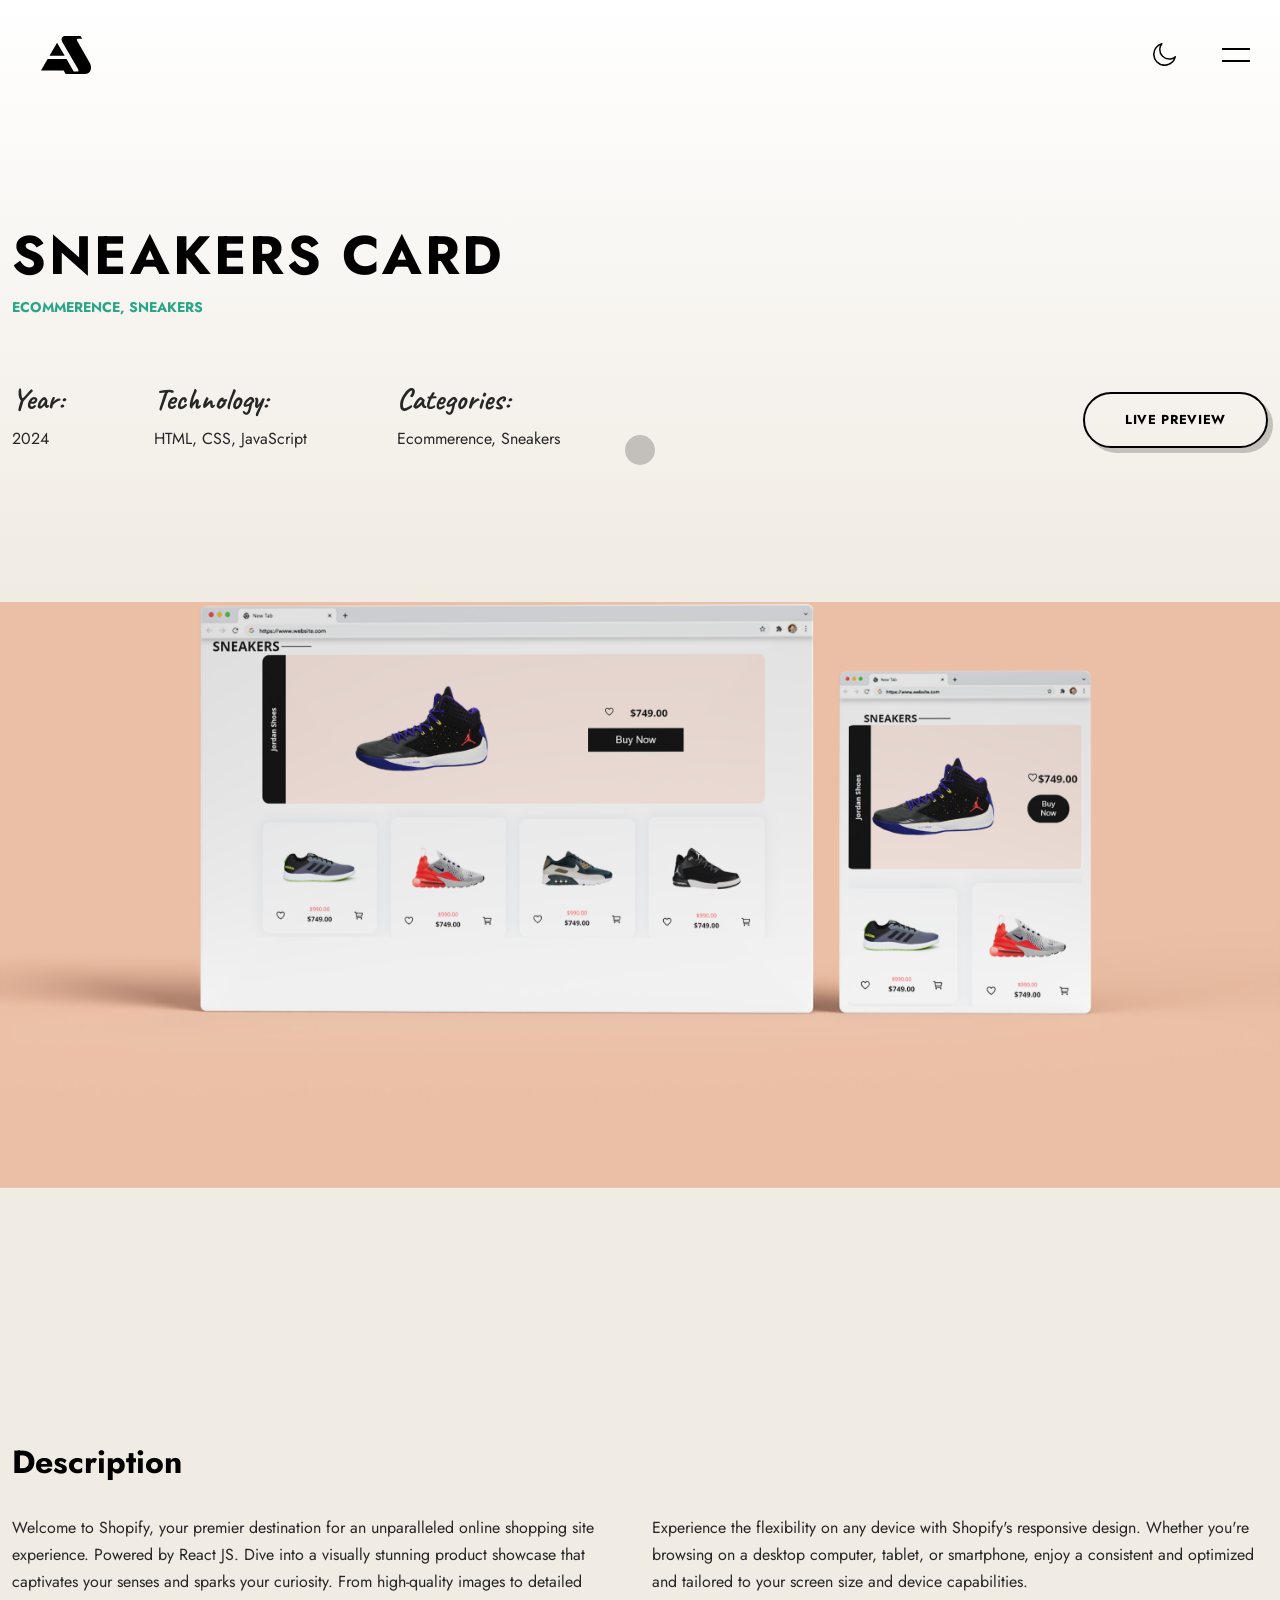
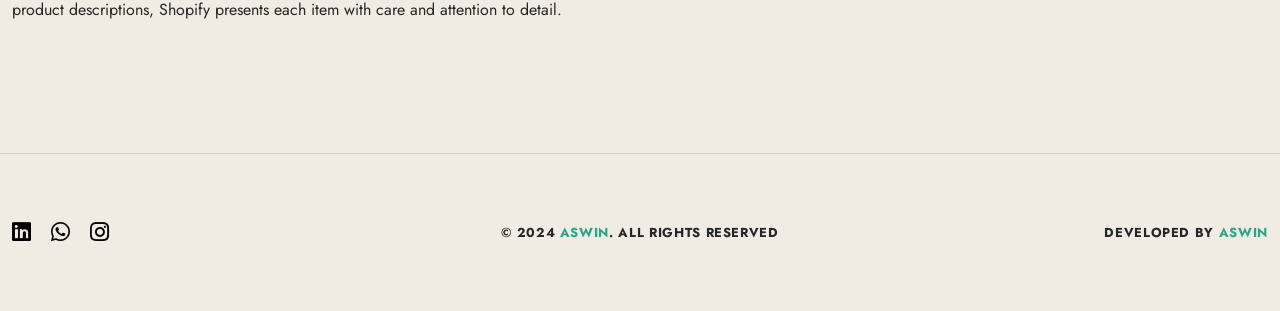
<file: work-single 3.html>
<!doctype html>
<html lang="en-US">
<head>

  <title>Aswin - Personal Portfolio</title>
  <meta http-equiv="Content-Type" content="text/html; charset=utf-8">
  <meta http-equiv="X-UA-Compatible" content="IE=edge">
  <meta name="viewport" content="width=device-width, initial-scale=1">
  <meta name="HandheldFriendly" content="true">
  <meta name="author" content="bslthemes" >

  <!-- Fonts -->
  <link rel="stylesheet" href="https://fonts.googleapis.com/css?family=Jost%3A0%2C100%3B0%2C200%3B0%2C300%3B0%2C400%3B0%2C500%3B0%2C600%3B0%2C700%3B0%2C800%3B0%2C900%3B1%2C100%3B1%2C200%3B1%2C300%3B1%2C400%3B1%2C500%3B1%2C600%3B1%2C700%3B1%2C800%3B1%2C900%7CCaveat%3A400%3B500%3B600%3B700&#038;display=swap" type="text/css" media="all" >
  <link rel="stylesheet" href="https://fonts.googleapis.com/css?family=Roboto%3A100%2C100italic%2C200%2C200italic%2C300%2C300italic%2C400%2C400italic%2C500%2C500italic%2C600%2C600italic%2C700%2C700italic%2C800%2C800italic%2C900%2C900italic%7CRoboto+Slab%3A100%2C100italic%2C200%2C200italic%2C300%2C300italic%2C400%2C400italic%2C500%2C500italic%2C600%2C600italic%2C700%2C700italic%2C800%2C800italic%2C900%2C900italic&#038;display=auto" type="text/css" media="all" >

  <!-- CSS STYLES -->
  <link rel="stylesheet" href="assets/css/vendors/bootstrap.css" type="text/css" media="all" >
  <link rel="stylesheet" href="assets/fonts/font-awesome/css/font-awesome.css" type="text/css" media="all" >
  <link rel="stylesheet" href="assets/css/vendors/magnific-popup.css" type="text/css" media="all" >
  <link rel="stylesheet" href="assets/css/vendors/splitting.css" type="text/css" media="all" >
  <link rel="stylesheet" href="assets/css/vendors/swiper.css" type="text/css" media="all" >
  <link rel="stylesheet" href="assets/css/vendors/animate.css" type="text/css" media="all" >
  <link rel="stylesheet" href="assets/css/style.css" type="text/css" media="all" >
  <link rel="stylesheet" href="assets/css/dark.css" type="text/css" media="all" >

  <!-- Favicon -->
	<link rel="shortcut icon" href="https://upload.wikimedia.org/wikipedia/commons/f/f2/The_Athletic_favicon.png" type="image/x-icon">
	<link rel="icon" href="https://upload.wikimedia.org/wikipedia/commons/f/f2/The_Athletic_favicon.png" type="image/x-icon">

</head>

<body class="portfolio-template light-skin">
	<div class="container-page">

		<!-- Preloader -->
		<div class="preloader">
			<div class="centrize full-width">
				<div class="vertical-center">
					<div class="spinner-logo">
						<img src="assets/images/ste.png" alt="Aswin" >
						<div class="spinner-dot"></div>
						<div class="spinner spinner-line"></div>
					</div>
				</div>
			</div>
		</div>

		<!-- Header -->
		<header class="header">
			<div class="header__builder">
        <div class="row">
          <div class="col-xs-4 col-sm-4 col-md-4 col-lg-4">

            <!-- logo -->
            <div class="logo">
              <a href="index.html">
                <img width="50" height="10" src="assets/icon/as.svg" alt="" >
              </a>
            </div>

          </div>
          <div class="col-xs-8 col-sm-8 col-md-8 col-lg-8 align-right">

						<!-- switcher btn -->
						<a href="#" class="switcher-btn">
							<span class="sw-before">
								<svg xmlns="http://www.w3.org/2000/svg" width="23" height="23" viewBox="0 0 23 23">
									<path id="Dark_Theme" data-name="Dark Theme" fill="#000" d="M1759.46,111.076a0.819,0.819,0,0,0-.68.147,8.553,8.553,0,0,1-2.62,1.537,8.167,8.167,0,0,1-2.96.531,8.655,8.655,0,0,1-8.65-8.682,9.247,9.247,0,0,1,.47-2.864,8.038,8.038,0,0,1,1.42-2.54,0.764,0.764,0,0,0-.12-1.063,0.813,0.813,0,0,0-.68-0.148,11.856,11.856,0,0,0-6.23,4.193,11.724,11.724,0,0,0,1,15.387,11.63,11.63,0,0,0,19.55-5.553A0.707,0.707,0,0,0,1759.46,111.076Zm-4.5,6.172a10.137,10.137,0,0,1-14.29-14.145,10.245,10.245,0,0,1,3.38-2.836c-0.14.327-.29,0.651-0.41,1.006a9.908,9.908,0,0,0-.56,3.365,10.162,10.162,0,0,0,10.15,10.189,9.776,9.776,0,0,0,3.49-.62,11.659,11.659,0,0,0,1.12-.473A10.858,10.858,0,0,1,1754.96,117.248Z" transform="translate(-1737 -98)" />
								</svg>
							</span>
							<span class="sw-after">
								<svg xmlns="http://www.w3.org/2000/svg" width="22.22" height="22.313" viewBox="0 0 22.22 22.313">
									<path id="Light_Theme" data-name="Light Theme" fill="#fff" d="M1752.49,105.511a5.589,5.589,0,0,0-3.94-1.655,5.466,5.466,0,0,0-3.94,1.655,5.61,5.61,0,0,0,3.94,9.566,5.473,5.473,0,0,0,3.94-1.653,5.643,5.643,0,0,0,1.65-3.957A5.516,5.516,0,0,0,1752.49,105.511Zm-1.06,6.85a4.1,4.1,0,0,1-5.76,0,4.164,4.164,0,0,1,0-5.788A4.083,4.083,0,0,1,1751.43,112.361Zm7.47-3.662h-2.27a0.768,0.768,0,0,0,0,1.536h2.27A0.768,0.768,0,0,0,1758.9,108.7Zm-10.35,8.12a0.777,0.777,0,0,0-.76.769v2.274a0.777,0.777,0,0,0,.76.767,0.786,0.786,0,0,0,.77-0.767v-2.274A0.786,0.786,0,0,0,1748.55,116.819Zm7.85-.531-1.62-1.624a0.745,0.745,0,0,0-1.06,0,0.758,0.758,0,0,0,0,1.063l1.62,1.625a0.747,0.747,0,0,0,1.06,0A0.759,0.759,0,0,0,1756.4,116.288ZM1748.55,98.3a0.777,0.777,0,0,0-.76.768v2.273a0.778,0.778,0,0,0,.76.768,0.787,0.787,0,0,0,.77-0.768V99.073A0.786,0.786,0,0,0,1748.55,98.3Zm7.88,3.278a0.744,0.744,0,0,0-1.06,0l-1.62,1.624a0.758,0.758,0,0,0,0,1.063,0.745,0.745,0,0,0,1.06,0l1.62-1.624A0.758,0.758,0,0,0,1756.43,101.583Zm-15.96,7.116h-2.26a0.78,0.78,0,0,0-.77.768,0.76,0.76,0,0,0,.77.768h2.26A0.768,0.768,0,0,0,1740.47,108.7Zm2.88,5.965a0.745,0.745,0,0,0-1.06,0l-1.62,1.624a0.759,0.759,0,0,0,0,1.064,0.747,0.747,0,0,0,1.06,0l1.62-1.625A0.758,0.758,0,0,0,1743.35,114.664Zm0-11.457-1.62-1.624a0.744,0.744,0,0,0-1.06,0,0.758,0.758,0,0,0,0,1.063l1.62,1.624a0.745,0.745,0,0,0,1.06,0A0.758,0.758,0,0,0,1743.35,103.207Z" transform="translate(-1737.44 -98.313)" />
								</svg>
							</span>
						</a>

						<!-- menu btn -->
						<a href="#" class="menu-btn">
							<span></span>
							<span></span>
						</a>

						<!-- Menu Full Overlay -->
						<div class="menu-full-overlay">
							<div class="menu-full-container">
								<div class="container">
									<div class="row">
										<div class="col-xs-12 col-sm-12 col-md-12 col-lg-12">

											<!-- menu full -->
											<div class="menu-full">
												<ul class="menu-full">
													<li class="menu-item">
														<a class="splitting-text-anim-2" data-splitting="chars" href="index.html">Home</a>
													</li>
													<li class="menu-item">
														<a class="splitting-text-anim-2" data-splitting="chars" href="#skills-section">Skills</a>
													</li>
													<li class="menu-item">
														<a class="splitting-text-anim-2" data-splitting="chars" href="#works-section">Works</a>
													</li>
													<li class="menu-item">
														<a class="splitting-text-anim-2" data-splitting="chars" href="#resume-section">Resume</a>
													</li>
													<li class="menu-item">
														<a class="splitting-text-anim-2" data-splitting="chars" href="#contact-section">Contact</a>
													</li>
														</ul>
													</li>
												</ul>
											</div>

											<!-- social -->
											<div class="menu-social-links">
												<a href="https://www.linkedin.com/in/aswin-stevin-683524224/" target="blank" class="scrolla-element-anim-1" title="dribbble">
													<i class="fab fa-linkedin"></i>
												</a>
												<a href="https://wa.me/+971552989059" target="blank" class="scrolla-element-anim-1" title="twitter">
													<i class="fab fa-whatsapp"></i>
												</a>
												<a href="https://www.instagram.com/aswin__stevin/" target="blank" class="scrolla-element-anim-1" title="behance">
													<i class="fab fa-instagram"></i>
												</a>
											</div>

											<div class="v-line-block"><span></span></div>

										</div>
									</div>
								</div>
							</div>
							<div class="menu-overlay"></div>
						</div>

          </div>
        </div>
      </div>
    </header>

		<!-- Wrapper -->
		<div class="wrapper">

      <!-- Section Started Heading -->
      <section class="section section-inner started-heading">

        <!-- Heading -->
      	<div class="container">
          <div class="m-titles align-left">
            <h1 class="m-title splitting-text-anim-1 scroll-animate" data-splitting="words" data-animate="active">
              <span>Sneakers Card</span>
            </h1>
            <div class="m-subtitle splitting-text-anim-1 scroll-animate" data-splitting="words" data-animate="active">
              <span>Ecommerence, Sneakers</span>
            </div>
          </div>
      	</div>

        <!-- Details -->
          <div class="container">

            <div class="row">
              <div class="col-xs-12 col-sm-12 col-md-8 col-lg-8">

                <div class="m-details">
                  <div class="details-label">
                    <span>Year:</span>
                    <strong><span>2024</span></strong>
                  </div>
                  <div class="details-label">
                    <span>Technology:</span>
                    <strong><span>HTML, CSS, JavaScript</span></strong>
                  </div>
                  <div class="details-label">
                    <span>Categories:</span>
                    <strong><span>Ecommerence, Sneakers</span></strong>
                  </div>
                </div>

              </div>
              <div class="col-xs-12 col-sm-12 col-md-4 col-lg-4 align-right">

                <a target="_blank" href="https://aswinsneakerscard.vercel.app/" class="btn scrolla-element-anim-1 scroll-animate" data-animate="active">
                  <span>Live Preview</span>
                </a>

              </div>
            </div>

          </div>
        </div>

      </section>

      <!-- Section - Image -->
			<div class="section section-inner">

        <!-- Image -->
        <div class="m-image-large">
          <div class="image">
            <div class="img js-parallax" style="background-image: url(assets/images/sneakers.png);"></div>
          </div>
        </div>

      </div>

      <!-- Section - Description -->
			<section class="section section-inner">
        <div class="container">

          <div class="row">
            <div class="col-xs-12 col-sm-12 col-md-12 col-lg-12">

              <div class="post-content">
                <h4>Description</h4>
              </div>

            </div>
            <div class="col-xs-12 col-sm-6 col-md-6 col-lg-6">

              <div class="post-content">
                <p>Welcome to Shopify, your premier destination for an unparalleled online shopping site experience. Powered by React JS. Dive into a visually stunning product showcase that captivates your senses and sparks your curiosity. From high-quality images to detailed product descriptions, Shopify presents each item with care and attention to detail.</p>
              </div>

            </div>
            <div class="col-xs-12 col-sm-6 col-md-6 col-lg-6">

              <div class="post-content">
                <p>Experience the flexibility on any device with Shopify's responsive design. Whether you're browsing on a desktop computer, tablet, or smartphone, enjoy a consistent and optimized and tailored to your screen size and device capabilities.</p>
              </div>

            </div>
          </div>

				</div>
      </section>

		<!-- Footer -->
		<div class="footer">
			<div class="footer__builder">
        <div class="container">
          <div class="row">
            <div class="col-xs-12 col-sm-12 col-md-4 col-lg-4">

				<div class="social-links scrolla-element-anim-1 scroll-animate" data-animate="active">
					<a target="_blank" rel="nofollow" href="https://www.linkedin.com/in/aswin-stevin-683524224/">
					  <i aria-hidden="true" class="fab fa-linkedin"></i>
					</a>
					<a target="_blank" rel="nofollow" href="https://t.me/aswinstevin">
					  <i aria-hidden="true" class="fab fa-whatsapp"></i>
					</a>
					<a target="_blank" rel="nofollow" href="https://www.instagram.com/__ste_vin/">
					  <i aria-hidden="true" class="fab fa-instagram"></i>
					</a>
				  </div>

            </div>
            <div class="col-xs-12 col-sm-12 col-md-4 col-lg-4">

				<div class="copyright-text align-center scrolla-element-anim-1 scroll-animate" data-animate="active">
					© 2024 <strong>Aswin</strong>. All rights reserved
				  </div>
	
				</div>
				<div class="col-xs-12 col-sm-12 col-md-4 col-lg-4">
	
				  <div class="copyright-text align-right scrolla-element-anim-1 scroll-animate" data-animate="active">
					Developed by <strong>Aswin</strong>
				  </div>

            </div>
          </div>
        </div>
			</div>
		</div>

	</div>

	<!-- cursor -->
	<div class="cursor"></div>

  <script src="assets/js/jquery.min.js"></script>
  <script src="assets/js/jquery.validate.min.js"></script>
  <script src="assets/js/bootstrap.js"></script>
  <script src="assets/js/swiper.js"></script>
  <script src="assets/js/splitting.js"></script>
  <script src="assets/js/jarallax.min.js"></script>
  <script src="assets/js/magnific-popup.js"></script>
  <script src="assets/js/imagesloaded.pkgd.js"></script>
  <script src="assets/js/isotope.pkgd.js"></script>
  <script src="assets/js/jquery.scrolla.js"></script>
  <script src="assets/js/skrollr.js"></script>
  <script src="assets/js/jquery.cookie.js"></script>
  <script src="assets/js/typed.js"></script>
  <script src="assets/js/common.js"></script>

</body>
</html>
</file>
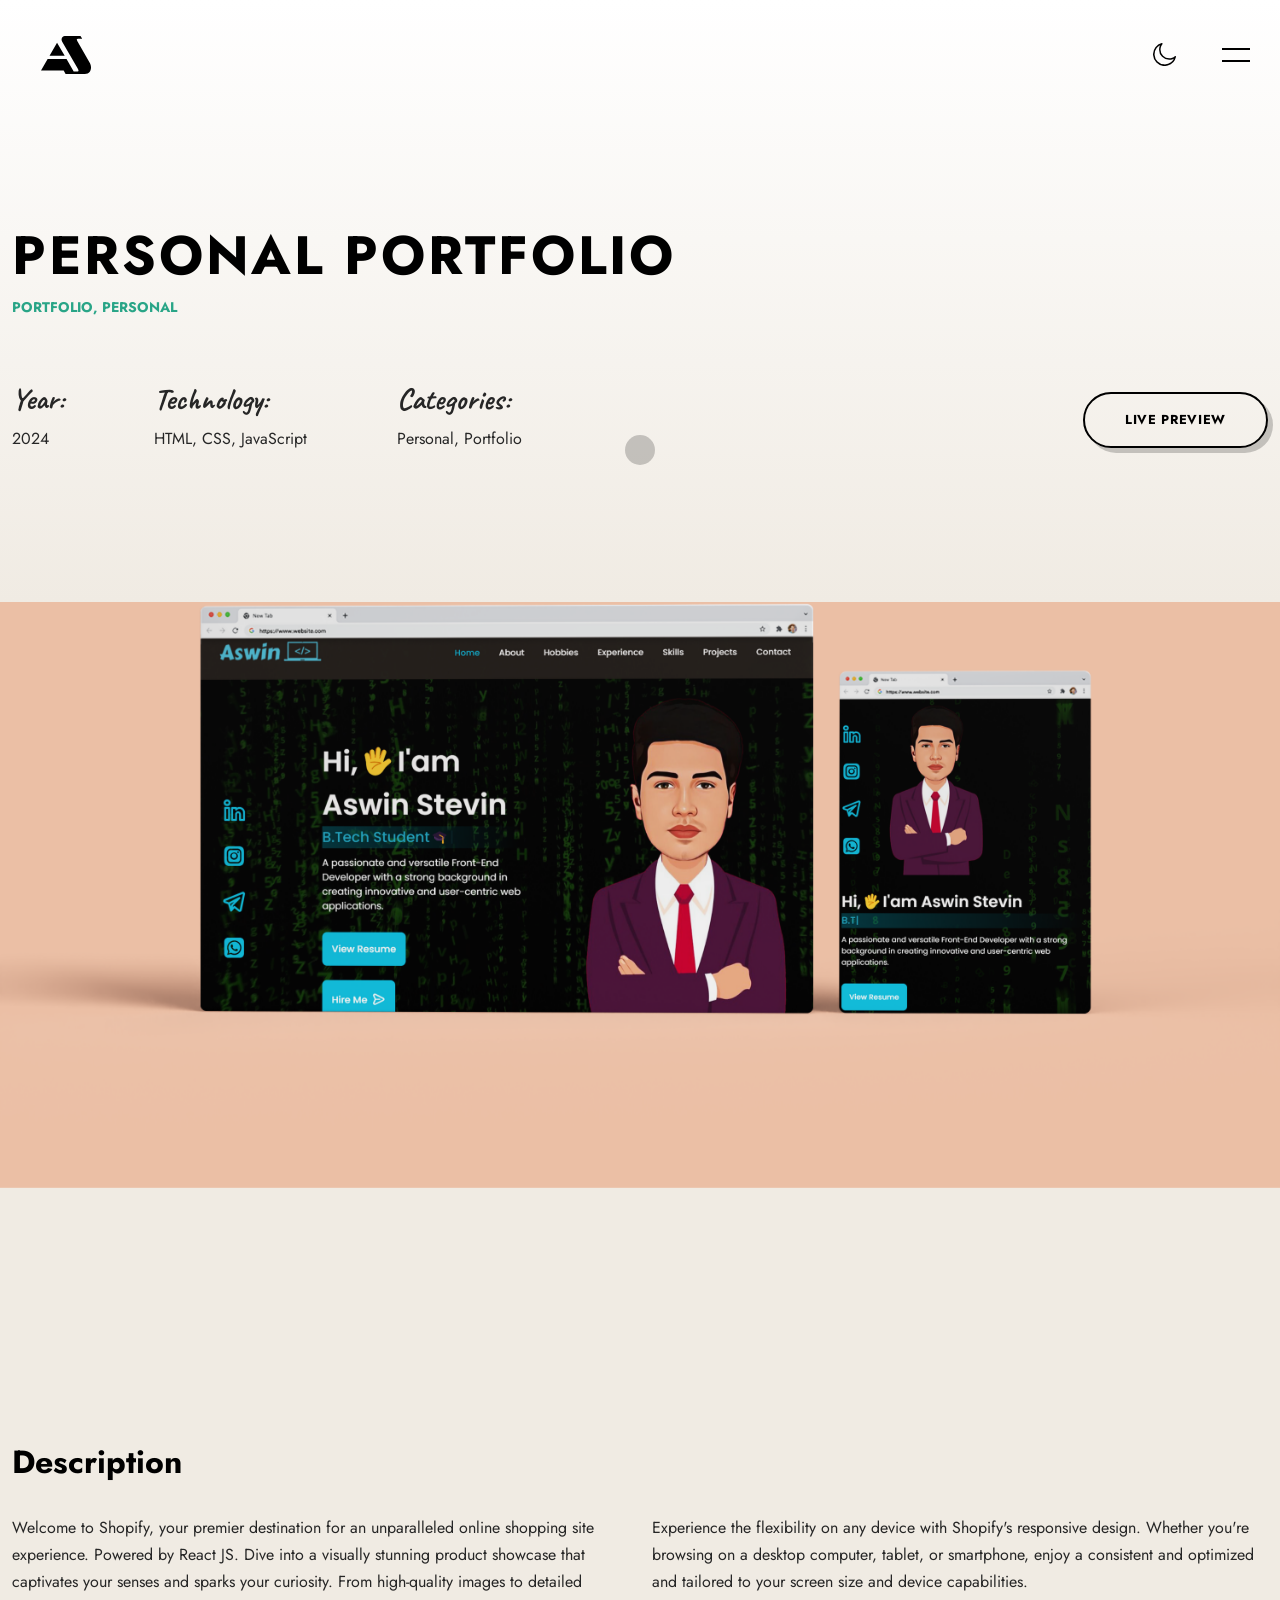
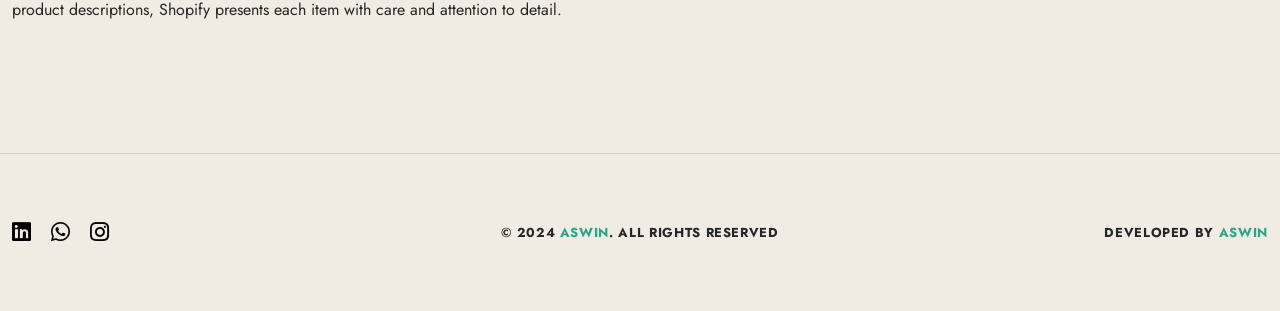
<file: work-single 4.html>
<!doctype html>
<html lang="en-US">
<head>

  <title>Aswin - Personal Portfolio</title>
  <meta http-equiv="Content-Type" content="text/html; charset=utf-8">
  <meta http-equiv="X-UA-Compatible" content="IE=edge">
  <meta name="viewport" content="width=device-width, initial-scale=1">
  <meta name="HandheldFriendly" content="true">
  <meta name="author" content="bslthemes" >

  <!-- Fonts -->
  <link rel="stylesheet" href="https://fonts.googleapis.com/css?family=Jost%3A0%2C100%3B0%2C200%3B0%2C300%3B0%2C400%3B0%2C500%3B0%2C600%3B0%2C700%3B0%2C800%3B0%2C900%3B1%2C100%3B1%2C200%3B1%2C300%3B1%2C400%3B1%2C500%3B1%2C600%3B1%2C700%3B1%2C800%3B1%2C900%7CCaveat%3A400%3B500%3B600%3B700&#038;display=swap" type="text/css" media="all" >
  <link rel="stylesheet" href="https://fonts.googleapis.com/css?family=Roboto%3A100%2C100italic%2C200%2C200italic%2C300%2C300italic%2C400%2C400italic%2C500%2C500italic%2C600%2C600italic%2C700%2C700italic%2C800%2C800italic%2C900%2C900italic%7CRoboto+Slab%3A100%2C100italic%2C200%2C200italic%2C300%2C300italic%2C400%2C400italic%2C500%2C500italic%2C600%2C600italic%2C700%2C700italic%2C800%2C800italic%2C900%2C900italic&#038;display=auto" type="text/css" media="all" >

  <!-- CSS STYLES -->
  <link rel="stylesheet" href="assets/css/vendors/bootstrap.css" type="text/css" media="all" >
  <link rel="stylesheet" href="assets/fonts/font-awesome/css/font-awesome.css" type="text/css" media="all" >
  <link rel="stylesheet" href="assets/css/vendors/magnific-popup.css" type="text/css" media="all" >
  <link rel="stylesheet" href="assets/css/vendors/splitting.css" type="text/css" media="all" >
  <link rel="stylesheet" href="assets/css/vendors/swiper.css" type="text/css" media="all" >
  <link rel="stylesheet" href="assets/css/vendors/animate.css" type="text/css" media="all" >
  <link rel="stylesheet" href="assets/css/style.css" type="text/css" media="all" >
  <link rel="stylesheet" href="assets/css/dark.css" type="text/css" media="all" >

  <!-- Favicon -->
	<link rel="shortcut icon" href="https://upload.wikimedia.org/wikipedia/commons/f/f2/The_Athletic_favicon.png" type="image/x-icon">
	<link rel="icon" href="https://upload.wikimedia.org/wikipedia/commons/f/f2/The_Athletic_favicon.png" type="image/x-icon">

</head>

<body class="portfolio-template light-skin">
	<div class="container-page">

		<!-- Preloader -->
		<div class="preloader">
			<div class="centrize full-width">
				<div class="vertical-center">
					<div class="spinner-logo">
						<img src="assets/images/ste.png" alt="Aswin" >
						<div class="spinner-dot"></div>
						<div class="spinner spinner-line"></div>
					</div>
				</div>
			</div>
		</div>

		<!-- Header -->
		<header class="header">
			<div class="header__builder">
        <div class="row">
          <div class="col-xs-4 col-sm-4 col-md-4 col-lg-4">

            <!-- logo -->
            <div class="logo">
              <a href="index.html">
                <img width="50" height="10" src="assets/icon/as.svg" alt="" >
              </a>
            </div>

          </div>
          <div class="col-xs-8 col-sm-8 col-md-8 col-lg-8 align-right">

						<!-- switcher btn -->
						<a href="#" class="switcher-btn">
							<span class="sw-before">
								<svg xmlns="http://www.w3.org/2000/svg" width="23" height="23" viewBox="0 0 23 23">
									<path id="Dark_Theme" data-name="Dark Theme" fill="#000" d="M1759.46,111.076a0.819,0.819,0,0,0-.68.147,8.553,8.553,0,0,1-2.62,1.537,8.167,8.167,0,0,1-2.96.531,8.655,8.655,0,0,1-8.65-8.682,9.247,9.247,0,0,1,.47-2.864,8.038,8.038,0,0,1,1.42-2.54,0.764,0.764,0,0,0-.12-1.063,0.813,0.813,0,0,0-.68-0.148,11.856,11.856,0,0,0-6.23,4.193,11.724,11.724,0,0,0,1,15.387,11.63,11.63,0,0,0,19.55-5.553A0.707,0.707,0,0,0,1759.46,111.076Zm-4.5,6.172a10.137,10.137,0,0,1-14.29-14.145,10.245,10.245,0,0,1,3.38-2.836c-0.14.327-.29,0.651-0.41,1.006a9.908,9.908,0,0,0-.56,3.365,10.162,10.162,0,0,0,10.15,10.189,9.776,9.776,0,0,0,3.49-.62,11.659,11.659,0,0,0,1.12-.473A10.858,10.858,0,0,1,1754.96,117.248Z" transform="translate(-1737 -98)" />
								</svg>
							</span>
							<span class="sw-after">
								<svg xmlns="http://www.w3.org/2000/svg" width="22.22" height="22.313" viewBox="0 0 22.22 22.313">
									<path id="Light_Theme" data-name="Light Theme" fill="#fff" d="M1752.49,105.511a5.589,5.589,0,0,0-3.94-1.655,5.466,5.466,0,0,0-3.94,1.655,5.61,5.61,0,0,0,3.94,9.566,5.473,5.473,0,0,0,3.94-1.653,5.643,5.643,0,0,0,1.65-3.957A5.516,5.516,0,0,0,1752.49,105.511Zm-1.06,6.85a4.1,4.1,0,0,1-5.76,0,4.164,4.164,0,0,1,0-5.788A4.083,4.083,0,0,1,1751.43,112.361Zm7.47-3.662h-2.27a0.768,0.768,0,0,0,0,1.536h2.27A0.768,0.768,0,0,0,1758.9,108.7Zm-10.35,8.12a0.777,0.777,0,0,0-.76.769v2.274a0.777,0.777,0,0,0,.76.767,0.786,0.786,0,0,0,.77-0.767v-2.274A0.786,0.786,0,0,0,1748.55,116.819Zm7.85-.531-1.62-1.624a0.745,0.745,0,0,0-1.06,0,0.758,0.758,0,0,0,0,1.063l1.62,1.625a0.747,0.747,0,0,0,1.06,0A0.759,0.759,0,0,0,1756.4,116.288ZM1748.55,98.3a0.777,0.777,0,0,0-.76.768v2.273a0.778,0.778,0,0,0,.76.768,0.787,0.787,0,0,0,.77-0.768V99.073A0.786,0.786,0,0,0,1748.55,98.3Zm7.88,3.278a0.744,0.744,0,0,0-1.06,0l-1.62,1.624a0.758,0.758,0,0,0,0,1.063,0.745,0.745,0,0,0,1.06,0l1.62-1.624A0.758,0.758,0,0,0,1756.43,101.583Zm-15.96,7.116h-2.26a0.78,0.78,0,0,0-.77.768,0.76,0.76,0,0,0,.77.768h2.26A0.768,0.768,0,0,0,1740.47,108.7Zm2.88,5.965a0.745,0.745,0,0,0-1.06,0l-1.62,1.624a0.759,0.759,0,0,0,0,1.064,0.747,0.747,0,0,0,1.06,0l1.62-1.625A0.758,0.758,0,0,0,1743.35,114.664Zm0-11.457-1.62-1.624a0.744,0.744,0,0,0-1.06,0,0.758,0.758,0,0,0,0,1.063l1.62,1.624a0.745,0.745,0,0,0,1.06,0A0.758,0.758,0,0,0,1743.35,103.207Z" transform="translate(-1737.44 -98.313)" />
								</svg>
							</span>
						</a>

						<!-- menu btn -->
						<a href="#" class="menu-btn">
							<span></span>
							<span></span>
						</a>

						<!-- Menu Full Overlay -->
						<div class="menu-full-overlay">
							<div class="menu-full-container">
								<div class="container">
									<div class="row">
										<div class="col-xs-12 col-sm-12 col-md-12 col-lg-12">

											<!-- menu full -->
											<div class="menu-full">
												<ul class="menu-full">
													<li class="menu-item">
														<a class="splitting-text-anim-2" data-splitting="chars" href="index.html">Home</a>
													</li>
													<li class="menu-item">
														<a class="splitting-text-anim-2" data-splitting="chars" href="#skills-section">Skills</a>
													</li>
													<li class="menu-item">
														<a class="splitting-text-anim-2" data-splitting="chars" href="#works-section">Works</a>
													</li>
													<li class="menu-item">
														<a class="splitting-text-anim-2" data-splitting="chars" href="#resume-section">Resume</a>
													</li>
													<li class="menu-item">
														<a class="splitting-text-anim-2" data-splitting="chars" href="#contact-section">Contact</a>
													</li>
														</ul>
													</li>
												</ul>
											</div>

											<!-- social -->
											<div class="menu-social-links">
												<a href="https://www.linkedin.com/in/aswin-stevin-683524224/" target="blank" class="scrolla-element-anim-1" title="dribbble">
													<i class="fab fa-linkedin"></i>
												</a>
												<a href="https://wa.me/+971552989059" target="blank" class="scrolla-element-anim-1" title="twitter">
													<i class="fab fa-whatsapp"></i>
												</a>
												<a href="https://www.instagram.com/aswin__stevin/" target="blank" class="scrolla-element-anim-1" title="behance">
													<i class="fab fa-instagram"></i>
												</a>
											</div>

											<div class="v-line-block"><span></span></div>

										</div>
									</div>
								</div>
							</div>
							<div class="menu-overlay"></div>
						</div>

          </div>
        </div>
      </div>
    </header>

		<!-- Wrapper -->
		<div class="wrapper">

      <!-- Section Started Heading -->
      <section class="section section-inner started-heading">

        <!-- Heading -->
      	<div class="container">
          <div class="m-titles align-left">
            <h1 class="m-title splitting-text-anim-1 scroll-animate" data-splitting="words" data-animate="active">
              <span>Personal Portfolio</span>
            </h1>
            <div class="m-subtitle splitting-text-anim-1 scroll-animate" data-splitting="words" data-animate="active">
              <span>Portfolio, Personal</span>
            </div>
          </div>
      	</div>

        <!-- Details -->
          <div class="container">

            <div class="row">
              <div class="col-xs-12 col-sm-12 col-md-8 col-lg-8">

                <div class="m-details">
                  <div class="details-label">
                    <span>Year:</span>
                    <strong><span>2024</span></strong>
                  </div>
                  <div class="details-label">
                    <span>Technology:</span>
                    <strong><span>HTML, CSS, JavaScript</span></strong>
                  </div>
                  <div class="details-label">
                    <span>Categories:</span>
                    <strong><span>Personal, Portfolio</span></strong>
                  </div>
                </div>

              </div>
              <div class="col-xs-12 col-sm-12 col-md-4 col-lg-4 align-right">

                <a target="_blank" href="https://aswinportfolio.vercel.app/" class="btn scrolla-element-anim-1 scroll-animate" data-animate="active">
                  <span>Live Preview</span>
                </a>

              </div>
            </div>

          </div>
        </div>

      </section>

      <!-- Section - Image -->
			<div class="section section-inner">

        <!-- Image -->
        <div class="m-image-large">
          <div class="image">
            <div class="img js-parallax" style="background-image: url(assets/images/portfolio.png);"></div>
          </div>
        </div>

      </div>

      <!-- Section - Description -->
			<section class="section section-inner">
        <div class="container">

          <div class="row">
            <div class="col-xs-12 col-sm-12 col-md-12 col-lg-12">

              <div class="post-content">
                <h4>Description</h4>
              </div>

            </div>
            <div class="col-xs-12 col-sm-6 col-md-6 col-lg-6">

              <div class="post-content">
                <p>Welcome to Shopify, your premier destination for an unparalleled online shopping site experience. Powered by React JS. Dive into a visually stunning product showcase that captivates your senses and sparks your curiosity. From high-quality images to detailed product descriptions, Shopify presents each item with care and attention to detail.</p>
              </div>

            </div>
            <div class="col-xs-12 col-sm-6 col-md-6 col-lg-6">

              <div class="post-content">
                <p>Experience the flexibility on any device with Shopify's responsive design. Whether you're browsing on a desktop computer, tablet, or smartphone, enjoy a consistent and optimized and tailored to your screen size and device capabilities.</p>
              </div>

            </div>
          </div>

				</div>
      </section>

		<!-- Footer -->
		<div class="footer">
			<div class="footer__builder">
        <div class="container">
          <div class="row">
            <div class="col-xs-12 col-sm-12 col-md-4 col-lg-4">

				<div class="social-links scrolla-element-anim-1 scroll-animate" data-animate="active">
					<a target="_blank" rel="nofollow" href="https://www.linkedin.com/in/aswin-stevin-683524224/">
					  <i aria-hidden="true" class="fab fa-linkedin"></i>
					</a>
					<a target="_blank" rel="nofollow" href="https://t.me/aswinstevin">
					  <i aria-hidden="true" class="fab fa-whatsapp"></i>
					</a>
					<a target="_blank" rel="nofollow" href="https://www.instagram.com/__ste_vin/">
					  <i aria-hidden="true" class="fab fa-instagram"></i>
					</a>
				  </div>

            </div>
            <div class="col-xs-12 col-sm-12 col-md-4 col-lg-4">

				<div class="copyright-text align-center scrolla-element-anim-1 scroll-animate" data-animate="active">
					© 2024 <strong>Aswin</strong>. All rights reserved
				  </div>
	
				</div>
				<div class="col-xs-12 col-sm-12 col-md-4 col-lg-4">
	
				  <div class="copyright-text align-right scrolla-element-anim-1 scroll-animate" data-animate="active">
					Developed by <strong>Aswin</strong>
				  </div>

            </div>
          </div>
        </div>
			</div>
		</div>

	</div>

	<!-- cursor -->
	<div class="cursor"></div>

  <script src="assets/js/jquery.min.js"></script>
  <script src="assets/js/jquery.validate.min.js"></script>
  <script src="assets/js/bootstrap.js"></script>
  <script src="assets/js/swiper.js"></script>
  <script src="assets/js/splitting.js"></script>
  <script src="assets/js/jarallax.min.js"></script>
  <script src="assets/js/magnific-popup.js"></script>
  <script src="assets/js/imagesloaded.pkgd.js"></script>
  <script src="assets/js/isotope.pkgd.js"></script>
  <script src="assets/js/jquery.scrolla.js"></script>
  <script src="assets/js/skrollr.js"></script>
  <script src="assets/js/jquery.cookie.js"></script>
  <script src="assets/js/typed.js"></script>
  <script src="assets/js/common.js"></script>

</body>
</html>
</file>
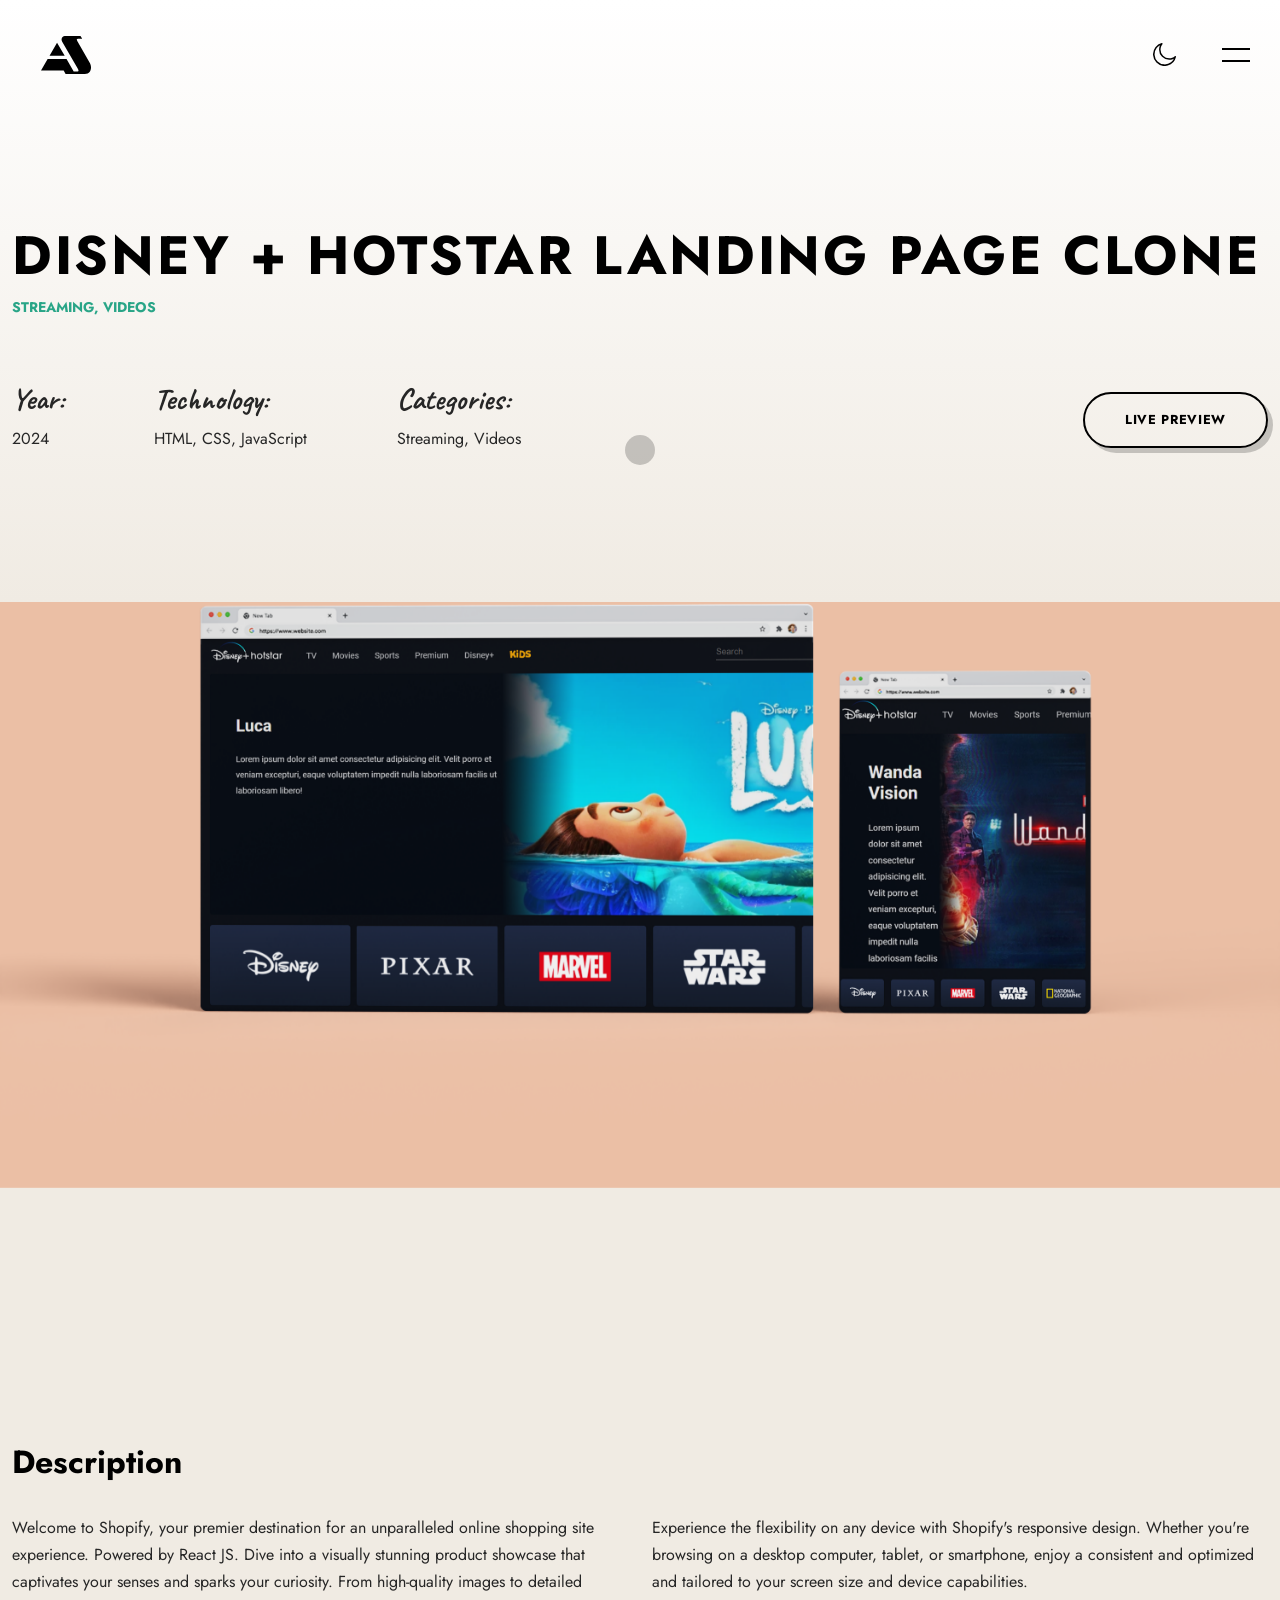
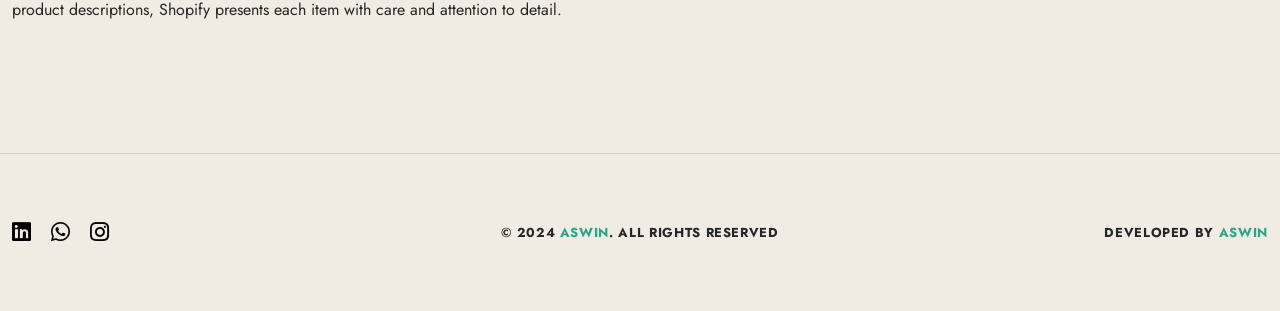
<file: work-single 5.html>
<!doctype html>
<html lang="en-US">
<head>

  <title>Aswin - Personal Portfolio</title>
  <meta http-equiv="Content-Type" content="text/html; charset=utf-8">
  <meta http-equiv="X-UA-Compatible" content="IE=edge">
  <meta name="viewport" content="width=device-width, initial-scale=1">
  <meta name="HandheldFriendly" content="true">
  <meta name="author" content="bslthemes" >

  <!-- Fonts -->
  <link rel="stylesheet" href="https://fonts.googleapis.com/css?family=Jost%3A0%2C100%3B0%2C200%3B0%2C300%3B0%2C400%3B0%2C500%3B0%2C600%3B0%2C700%3B0%2C800%3B0%2C900%3B1%2C100%3B1%2C200%3B1%2C300%3B1%2C400%3B1%2C500%3B1%2C600%3B1%2C700%3B1%2C800%3B1%2C900%7CCaveat%3A400%3B500%3B600%3B700&#038;display=swap" type="text/css" media="all" >
  <link rel="stylesheet" href="https://fonts.googleapis.com/css?family=Roboto%3A100%2C100italic%2C200%2C200italic%2C300%2C300italic%2C400%2C400italic%2C500%2C500italic%2C600%2C600italic%2C700%2C700italic%2C800%2C800italic%2C900%2C900italic%7CRoboto+Slab%3A100%2C100italic%2C200%2C200italic%2C300%2C300italic%2C400%2C400italic%2C500%2C500italic%2C600%2C600italic%2C700%2C700italic%2C800%2C800italic%2C900%2C900italic&#038;display=auto" type="text/css" media="all" >

  <!-- CSS STYLES -->
  <link rel="stylesheet" href="assets/css/vendors/bootstrap.css" type="text/css" media="all" >
  <link rel="stylesheet" href="assets/fonts/font-awesome/css/font-awesome.css" type="text/css" media="all" >
  <link rel="stylesheet" href="assets/css/vendors/magnific-popup.css" type="text/css" media="all" >
  <link rel="stylesheet" href="assets/css/vendors/splitting.css" type="text/css" media="all" >
  <link rel="stylesheet" href="assets/css/vendors/swiper.css" type="text/css" media="all" >
  <link rel="stylesheet" href="assets/css/vendors/animate.css" type="text/css" media="all" >
  <link rel="stylesheet" href="assets/css/style.css" type="text/css" media="all" >
  <link rel="stylesheet" href="assets/css/dark.css" type="text/css" media="all" >

  <!-- Favicon -->
	<link rel="shortcut icon" href="https://upload.wikimedia.org/wikipedia/commons/f/f2/The_Athletic_favicon.png" type="image/x-icon">
	<link rel="icon" href="https://upload.wikimedia.org/wikipedia/commons/f/f2/The_Athletic_favicon.png" type="image/x-icon">

</head>

<body class="portfolio-template light-skin">
	<div class="container-page">

		<!-- Preloader -->
		<div class="preloader">
			<div class="centrize full-width">
				<div class="vertical-center">
					<div class="spinner-logo">
						<img src="assets/images/ste.png" alt="Aswin" >
						<div class="spinner-dot"></div>
						<div class="spinner spinner-line"></div>
					</div>
				</div>
			</div>
		</div>

		<!-- Header -->
		<header class="header">
			<div class="header__builder">
        <div class="row">
          <div class="col-xs-4 col-sm-4 col-md-4 col-lg-4">

            <!-- logo -->
            <div class="logo">
              <a href="index.html">
                <img width="50" height="10" src="assets/icon/as.svg" alt="" >
              </a>
            </div>

          </div>
          <div class="col-xs-8 col-sm-8 col-md-8 col-lg-8 align-right">

						<!-- switcher btn -->
						<a href="#" class="switcher-btn">
							<span class="sw-before">
								<svg xmlns="http://www.w3.org/2000/svg" width="23" height="23" viewBox="0 0 23 23">
									<path id="Dark_Theme" data-name="Dark Theme" fill="#000" d="M1759.46,111.076a0.819,0.819,0,0,0-.68.147,8.553,8.553,0,0,1-2.62,1.537,8.167,8.167,0,0,1-2.96.531,8.655,8.655,0,0,1-8.65-8.682,9.247,9.247,0,0,1,.47-2.864,8.038,8.038,0,0,1,1.42-2.54,0.764,0.764,0,0,0-.12-1.063,0.813,0.813,0,0,0-.68-0.148,11.856,11.856,0,0,0-6.23,4.193,11.724,11.724,0,0,0,1,15.387,11.63,11.63,0,0,0,19.55-5.553A0.707,0.707,0,0,0,1759.46,111.076Zm-4.5,6.172a10.137,10.137,0,0,1-14.29-14.145,10.245,10.245,0,0,1,3.38-2.836c-0.14.327-.29,0.651-0.41,1.006a9.908,9.908,0,0,0-.56,3.365,10.162,10.162,0,0,0,10.15,10.189,9.776,9.776,0,0,0,3.49-.62,11.659,11.659,0,0,0,1.12-.473A10.858,10.858,0,0,1,1754.96,117.248Z" transform="translate(-1737 -98)" />
								</svg>
							</span>
							<span class="sw-after">
								<svg xmlns="http://www.w3.org/2000/svg" width="22.22" height="22.313" viewBox="0 0 22.22 22.313">
									<path id="Light_Theme" data-name="Light Theme" fill="#fff" d="M1752.49,105.511a5.589,5.589,0,0,0-3.94-1.655,5.466,5.466,0,0,0-3.94,1.655,5.61,5.61,0,0,0,3.94,9.566,5.473,5.473,0,0,0,3.94-1.653,5.643,5.643,0,0,0,1.65-3.957A5.516,5.516,0,0,0,1752.49,105.511Zm-1.06,6.85a4.1,4.1,0,0,1-5.76,0,4.164,4.164,0,0,1,0-5.788A4.083,4.083,0,0,1,1751.43,112.361Zm7.47-3.662h-2.27a0.768,0.768,0,0,0,0,1.536h2.27A0.768,0.768,0,0,0,1758.9,108.7Zm-10.35,8.12a0.777,0.777,0,0,0-.76.769v2.274a0.777,0.777,0,0,0,.76.767,0.786,0.786,0,0,0,.77-0.767v-2.274A0.786,0.786,0,0,0,1748.55,116.819Zm7.85-.531-1.62-1.624a0.745,0.745,0,0,0-1.06,0,0.758,0.758,0,0,0,0,1.063l1.62,1.625a0.747,0.747,0,0,0,1.06,0A0.759,0.759,0,0,0,1756.4,116.288ZM1748.55,98.3a0.777,0.777,0,0,0-.76.768v2.273a0.778,0.778,0,0,0,.76.768,0.787,0.787,0,0,0,.77-0.768V99.073A0.786,0.786,0,0,0,1748.55,98.3Zm7.88,3.278a0.744,0.744,0,0,0-1.06,0l-1.62,1.624a0.758,0.758,0,0,0,0,1.063,0.745,0.745,0,0,0,1.06,0l1.62-1.624A0.758,0.758,0,0,0,1756.43,101.583Zm-15.96,7.116h-2.26a0.78,0.78,0,0,0-.77.768,0.76,0.76,0,0,0,.77.768h2.26A0.768,0.768,0,0,0,1740.47,108.7Zm2.88,5.965a0.745,0.745,0,0,0-1.06,0l-1.62,1.624a0.759,0.759,0,0,0,0,1.064,0.747,0.747,0,0,0,1.06,0l1.62-1.625A0.758,0.758,0,0,0,1743.35,114.664Zm0-11.457-1.62-1.624a0.744,0.744,0,0,0-1.06,0,0.758,0.758,0,0,0,0,1.063l1.62,1.624a0.745,0.745,0,0,0,1.06,0A0.758,0.758,0,0,0,1743.35,103.207Z" transform="translate(-1737.44 -98.313)" />
								</svg>
							</span>
						</a>

						<!-- menu btn -->
						<a href="#" class="menu-btn">
							<span></span>
							<span></span>
						</a>

						<!-- Menu Full Overlay -->
						<div class="menu-full-overlay">
							<div class="menu-full-container">
								<div class="container">
									<div class="row">
										<div class="col-xs-12 col-sm-12 col-md-12 col-lg-12">

											<!-- menu full -->
											<div class="menu-full">
												<ul class="menu-full">
													<li class="menu-item">
														<a class="splitting-text-anim-2" data-splitting="chars" href="index.html">Home</a>
													</li>
													<li class="menu-item">
														<a class="splitting-text-anim-2" data-splitting="chars" href="#skills-section">Skills</a>
													</li>
													<li class="menu-item">
														<a class="splitting-text-anim-2" data-splitting="chars" href="#works-section">Works</a>
													</li>
													<li class="menu-item">
														<a class="splitting-text-anim-2" data-splitting="chars" href="#resume-section">Resume</a>
													</li>
													<li class="menu-item">
														<a class="splitting-text-anim-2" data-splitting="chars" href="#contact-section">Contact</a>
													</li>
														</ul>
													</li>
												</ul>
											</div>

											<!-- social -->
											<div class="menu-social-links">
												<a href="https://www.linkedin.com/in/aswin-stevin-683524224/" target="blank" class="scrolla-element-anim-1" title="dribbble">
													<i class="fab fa-linkedin"></i>
												</a>
												<a href="https://wa.me/+971552989059" target="blank" class="scrolla-element-anim-1" title="twitter">
													<i class="fab fa-whatsapp"></i>
												</a>
												<a href="https://www.instagram.com/aswin__stevin/" target="blank" class="scrolla-element-anim-1" title="behance">
													<i class="fab fa-instagram"></i>
												</a>
											</div>

											<div class="v-line-block"><span></span></div>

										</div>
									</div>
								</div>
							</div>
							<div class="menu-overlay"></div>
						</div>

          </div>
        </div>
      </div>
    </header>

		<!-- Wrapper -->
		<div class="wrapper">

      <!-- Section Started Heading -->
      <section class="section section-inner started-heading">

        <!-- Heading -->
      	<div class="container">
          <div class="m-titles align-left">
            <h1 class="m-title splitting-text-anim-1 scroll-animate" data-splitting="words" data-animate="active">
              <span>Disney + Hotstar Landing Page Clone</span>
            </h1>
            <div class="m-subtitle splitting-text-anim-1 scroll-animate" data-splitting="words" data-animate="active">
              <span>Streaming, Videos</span>
            </div>
          </div>
      	</div>

        <!-- Details -->
          <div class="container">

            <div class="row">
              <div class="col-xs-12 col-sm-12 col-md-8 col-lg-8">

                <div class="m-details">
                  <div class="details-label">
                    <span>Year:</span>
                    <strong><span>2024</span></strong>
                  </div>
                  <div class="details-label">
                    <span>Technology:</span>
                    <strong><span>HTML, CSS, JavaScript</span></strong>
                  </div>
                  <div class="details-label">
                    <span>Categories:</span>
                    <strong><span>Streaming, Videos</span></strong>
                  </div>
                </div>

              </div>
              <div class="col-xs-12 col-sm-12 col-md-4 col-lg-4 align-right">

                <a target="_blank" href="https://disneycloneaswin.vercel.app/" class="btn scrolla-element-anim-1 scroll-animate" data-animate="active">
                  <span>Live Preview</span>
                </a>

              </div>
            </div>

          </div>
        </div>

      </section>

      <!-- Section - Image -->
			<div class="section section-inner">

        <!-- Image -->
        <div class="m-image-large">
          <div class="image">
            <div class="img js-parallax" style="background-image: url(assets/images/disney.png);"></div>
          </div>
        </div>

      </div>

      <!-- Section - Description -->
			<section class="section section-inner">
        <div class="container">

          <div class="row">
            <div class="col-xs-12 col-sm-12 col-md-12 col-lg-12">

              <div class="post-content">
                <h4>Description</h4>
              </div>

            </div>
            <div class="col-xs-12 col-sm-6 col-md-6 col-lg-6">

              <div class="post-content">
                <p>Welcome to Shopify, your premier destination for an unparalleled online shopping site experience. Powered by React JS. Dive into a visually stunning product showcase that captivates your senses and sparks your curiosity. From high-quality images to detailed product descriptions, Shopify presents each item with care and attention to detail.</p>
              </div>

            </div>
            <div class="col-xs-12 col-sm-6 col-md-6 col-lg-6">

              <div class="post-content">
                <p>Experience the flexibility on any device with Shopify's responsive design. Whether you're browsing on a desktop computer, tablet, or smartphone, enjoy a consistent and optimized and tailored to your screen size and device capabilities.</p>
              </div>

            </div>
          </div>

				</div>
      </section>

		<!-- Footer -->
		<div class="footer">
			<div class="footer__builder">
        <div class="container">
          <div class="row">
            <div class="col-xs-12 col-sm-12 col-md-4 col-lg-4">

				<div class="social-links scrolla-element-anim-1 scroll-animate" data-animate="active">
					<a target="_blank" rel="nofollow" href="https://www.linkedin.com/in/aswin-stevin-683524224/">
					  <i aria-hidden="true" class="fab fa-linkedin"></i>
					</a>
					<a target="_blank" rel="nofollow" href="https://t.me/aswinstevin">
					  <i aria-hidden="true" class="fab fa-whatsapp"></i>
					</a>
					<a target="_blank" rel="nofollow" href="https://www.instagram.com/__ste_vin/">
					  <i aria-hidden="true" class="fab fa-instagram"></i>
					</a>
				  </div>

            </div>
            <div class="col-xs-12 col-sm-12 col-md-4 col-lg-4">

				<div class="copyright-text align-center scrolla-element-anim-1 scroll-animate" data-animate="active">
					© 2024 <strong>Aswin</strong>. All rights reserved
				  </div>
	
				</div>
				<div class="col-xs-12 col-sm-12 col-md-4 col-lg-4">
	
				  <div class="copyright-text align-right scrolla-element-anim-1 scroll-animate" data-animate="active">
					Developed by <strong>Aswin</strong>
				  </div>

            </div>
          </div>
        </div>
			</div>
		</div>

	</div>

	<!-- cursor -->
	<div class="cursor"></div>

  <script src="assets/js/jquery.min.js"></script>
  <script src="assets/js/jquery.validate.min.js"></script>
  <script src="assets/js/bootstrap.js"></script>
  <script src="assets/js/swiper.js"></script>
  <script src="assets/js/splitting.js"></script>
  <script src="assets/js/jarallax.min.js"></script>
  <script src="assets/js/magnific-popup.js"></script>
  <script src="assets/js/imagesloaded.pkgd.js"></script>
  <script src="assets/js/isotope.pkgd.js"></script>
  <script src="assets/js/jquery.scrolla.js"></script>
  <script src="assets/js/skrollr.js"></script>
  <script src="assets/js/jquery.cookie.js"></script>
  <script src="assets/js/typed.js"></script>
  <script src="assets/js/common.js"></script>

</body>
</html>
</file>
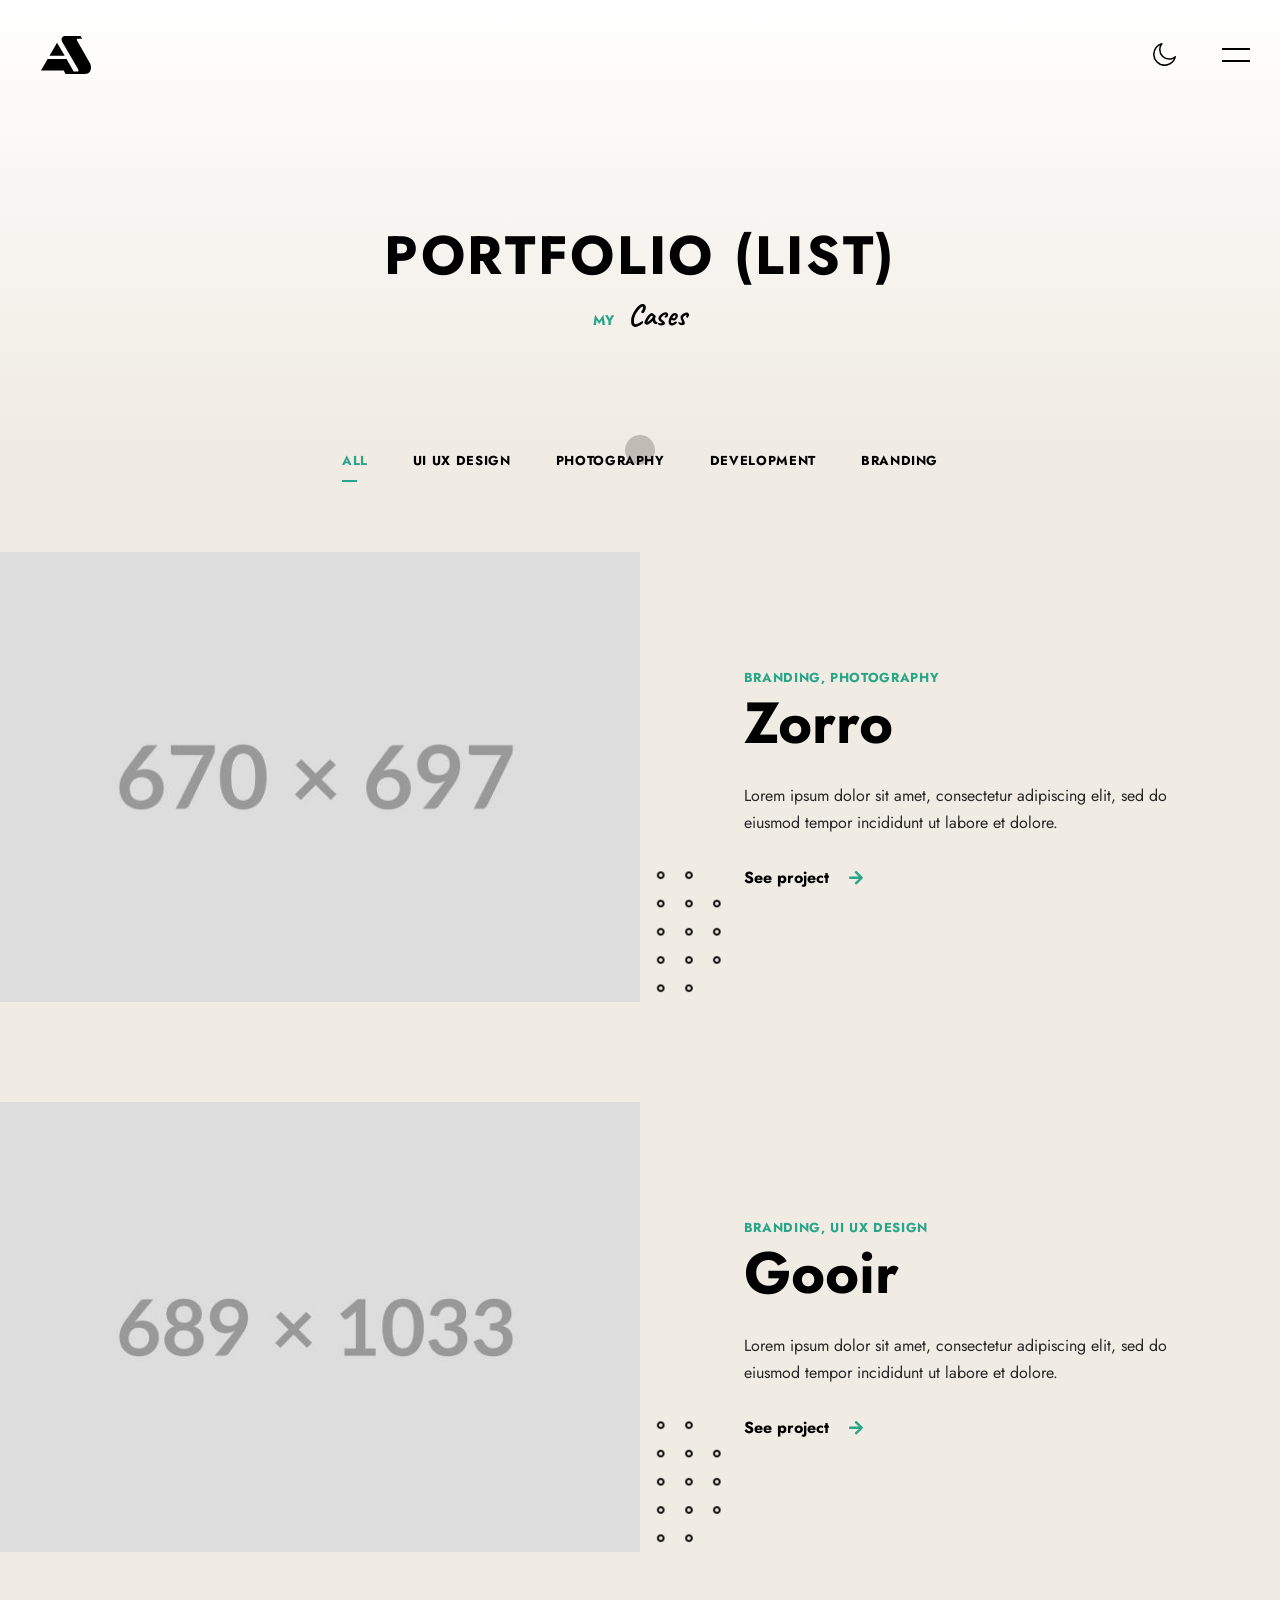
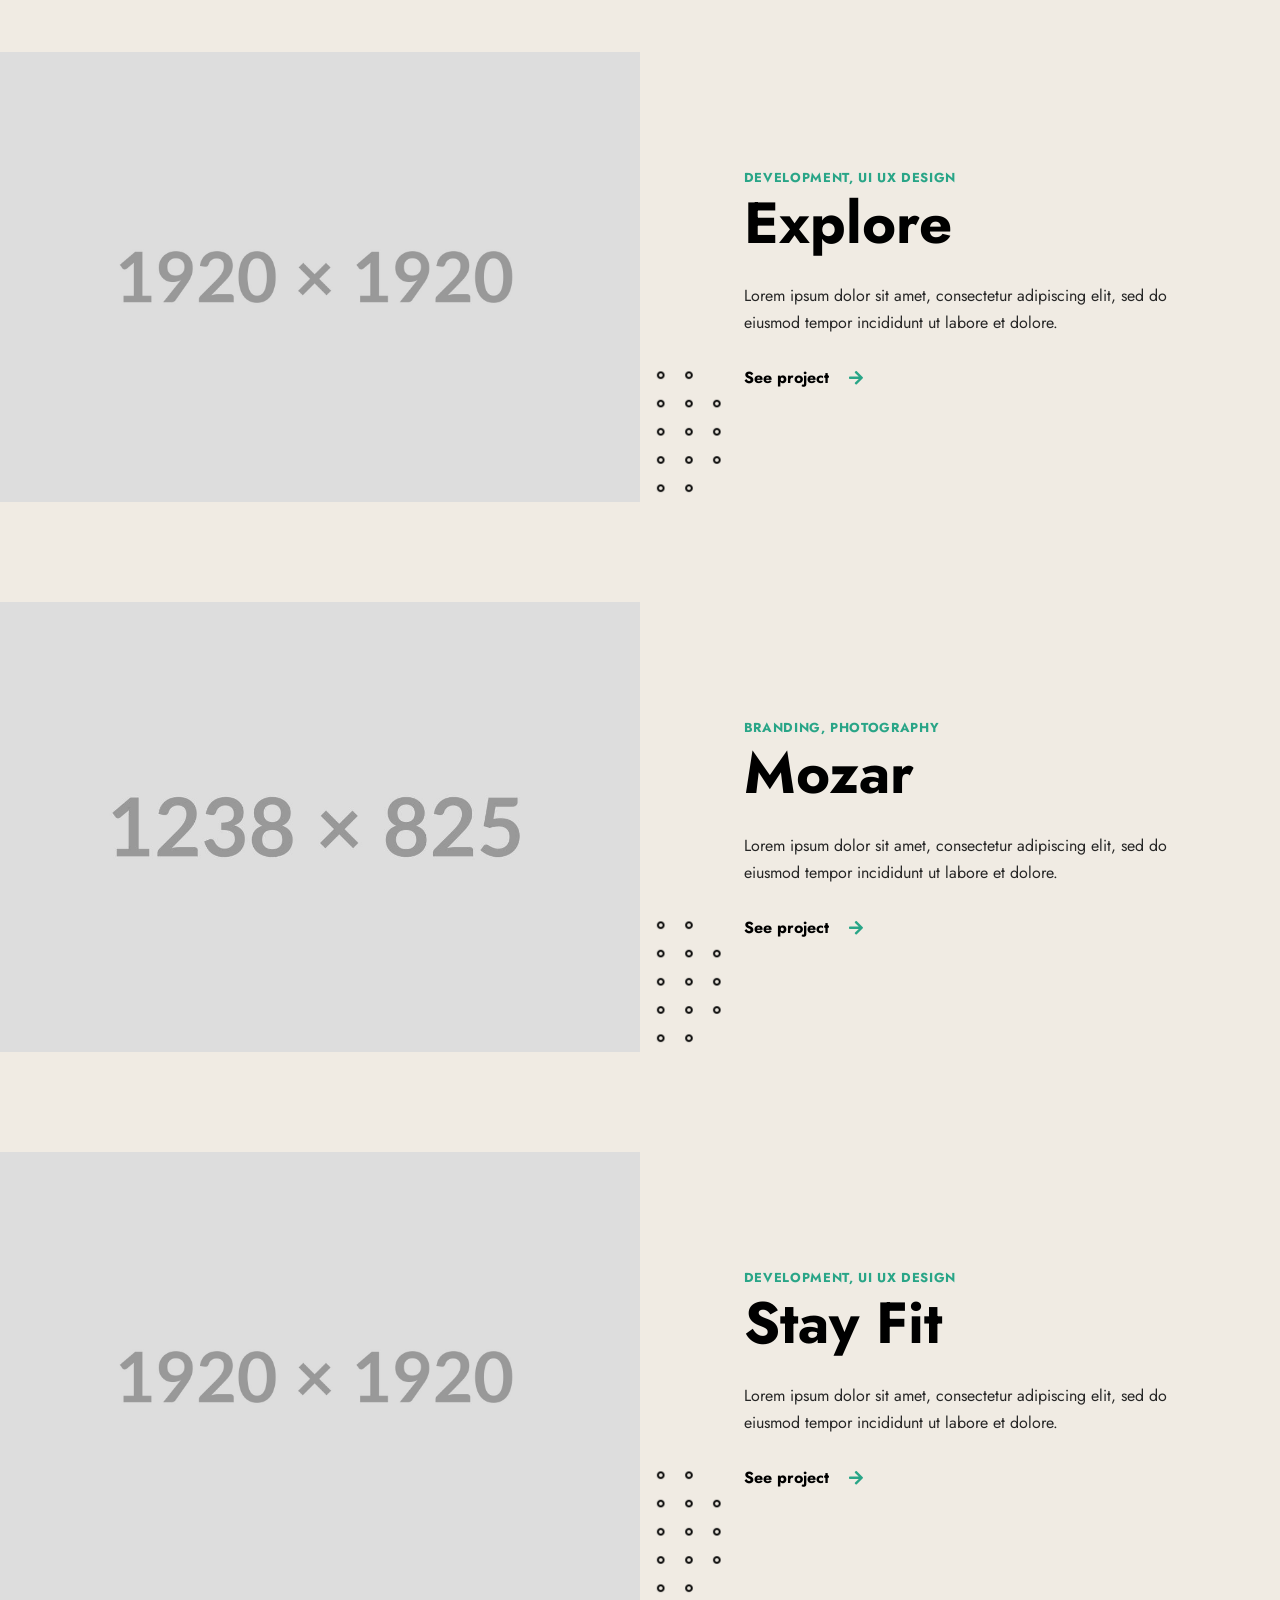
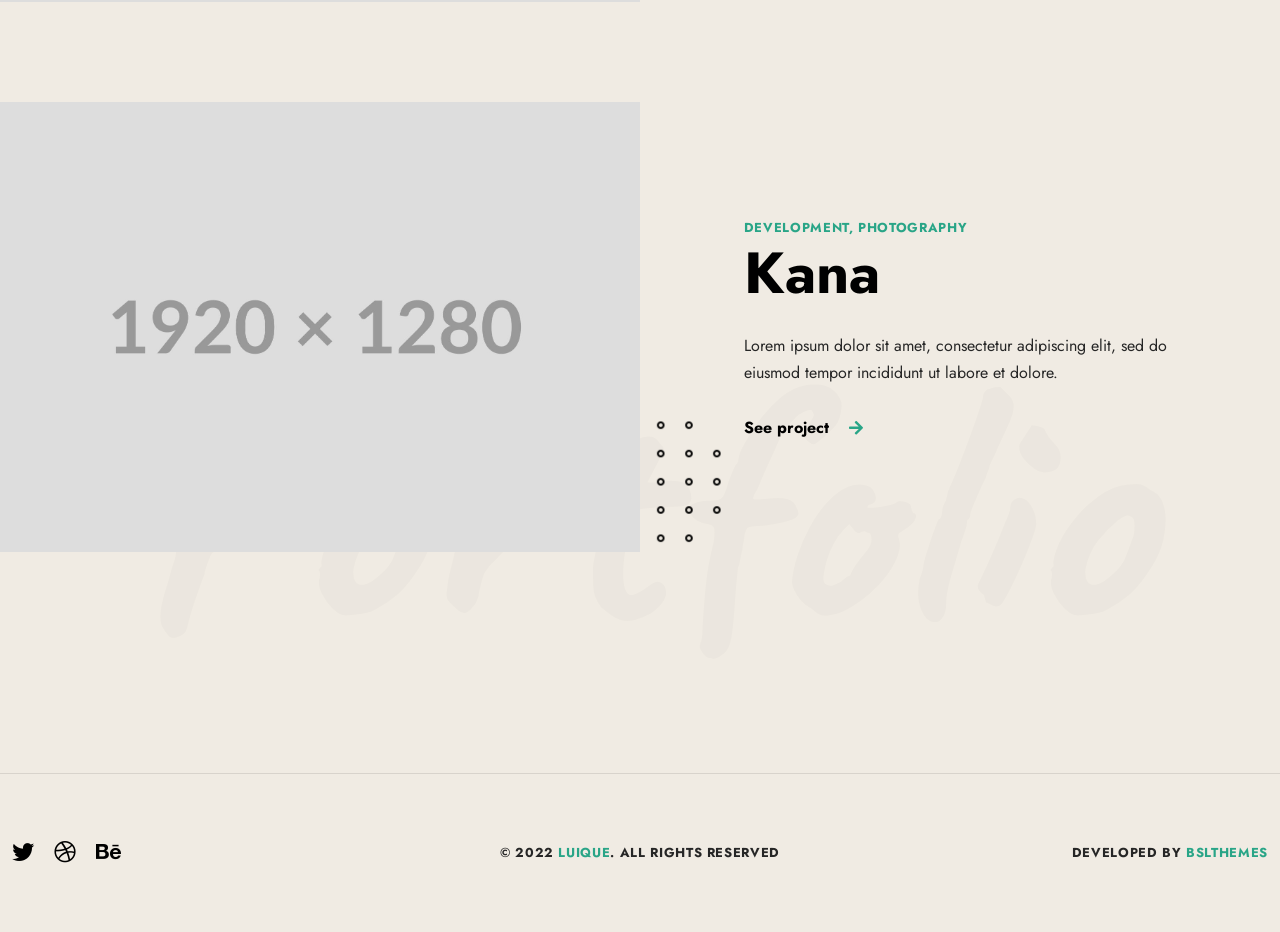
<file: works-list.html>
<!doctype html>
<html lang="en-US">
<head>

  <title>Luique - Personal Portfolio HTML Template</title>
  <meta http-equiv="Content-Type" content="text/html; charset=utf-8">
  <meta http-equiv="X-UA-Compatible" content="IE=edge">
  <meta name="viewport" content="width=device-width, initial-scale=1">
  <meta name="HandheldFriendly" content="true">
  <meta name="author" content="bslthemes" >

  <!-- Fonts -->
  <link rel="stylesheet" href="https://fonts.googleapis.com/css?family=Jost%3A0%2C100%3B0%2C200%3B0%2C300%3B0%2C400%3B0%2C500%3B0%2C600%3B0%2C700%3B0%2C800%3B0%2C900%3B1%2C100%3B1%2C200%3B1%2C300%3B1%2C400%3B1%2C500%3B1%2C600%3B1%2C700%3B1%2C800%3B1%2C900%7CCaveat%3A400%3B500%3B600%3B700&#038;display=swap" type="text/css" media="all" >
  <link rel="stylesheet" href="https://fonts.googleapis.com/css?family=Roboto%3A100%2C100italic%2C200%2C200italic%2C300%2C300italic%2C400%2C400italic%2C500%2C500italic%2C600%2C600italic%2C700%2C700italic%2C800%2C800italic%2C900%2C900italic%7CRoboto+Slab%3A100%2C100italic%2C200%2C200italic%2C300%2C300italic%2C400%2C400italic%2C500%2C500italic%2C600%2C600italic%2C700%2C700italic%2C800%2C800italic%2C900%2C900italic&#038;display=auto" type="text/css" media="all" >

  <!-- CSS STYLES -->
  <link rel="stylesheet" href="assets/css/vendors/bootstrap.css" type="text/css" media="all" >
  <link rel="stylesheet" href="assets/fonts/font-awesome/css/font-awesome.css" type="text/css" media="all" >
  <link rel="stylesheet" href="assets/css/vendors/magnific-popup.css" type="text/css" media="all" >
  <link rel="stylesheet" href="assets/css/vendors/splitting.css" type="text/css" media="all" >
  <link rel="stylesheet" href="assets/css/vendors/swiper.css" type="text/css" media="all" >
  <link rel="stylesheet" href="assets/css/vendors/animate.css" type="text/css" media="all" >
  <link rel="stylesheet" href="assets/css/style.css" type="text/css" media="all" >
  <link rel="stylesheet" href="assets/css/dark.css" type="text/css" media="all" >

  <!-- Favicon -->
	<link rel="shortcut icon" href="favicon.ico" type="image/x-icon">
	<link rel="icon" href="favicon.ico" type="image/x-icon">

</head>

<body class="light-skin">
	<div class="container-page">

		<!-- Preloader -->
		<div class="preloader">
			<div class="centrize full-width">
				<div class="vertical-center">
					<div class="spinner-logo">
						<img src="assets/images/ste.png" alt="Aswin" >
						<div class="spinner-dot"></div>
						<div class="spinner spinner-line"></div>
					</div>
				</div>
			</div>
		</div>

		<!-- Header -->
		<header class="header">
			<div class="header__builder">
        <div class="row">
          <div class="col-xs-4 col-sm-4 col-md-4 col-lg-4">

            <!-- logo -->
            <div class="logo">
              <a href="index.html">
                <img width="50" height="10" src="assets/icon/as.svg" alt="" >
              </a>
            </div>

          </div>
          <div class="col-xs-8 col-sm-8 col-md-8 col-lg-8 align-right">

						<!-- switcher btn -->
						<a href="#" class="switcher-btn">
							<span class="sw-before">
								<svg xmlns="http://www.w3.org/2000/svg" width="23" height="23" viewBox="0 0 23 23">
									<path id="Dark_Theme" data-name="Dark Theme" fill="#000" d="M1759.46,111.076a0.819,0.819,0,0,0-.68.147,8.553,8.553,0,0,1-2.62,1.537,8.167,8.167,0,0,1-2.96.531,8.655,8.655,0,0,1-8.65-8.682,9.247,9.247,0,0,1,.47-2.864,8.038,8.038,0,0,1,1.42-2.54,0.764,0.764,0,0,0-.12-1.063,0.813,0.813,0,0,0-.68-0.148,11.856,11.856,0,0,0-6.23,4.193,11.724,11.724,0,0,0,1,15.387,11.63,11.63,0,0,0,19.55-5.553A0.707,0.707,0,0,0,1759.46,111.076Zm-4.5,6.172a10.137,10.137,0,0,1-14.29-14.145,10.245,10.245,0,0,1,3.38-2.836c-0.14.327-.29,0.651-0.41,1.006a9.908,9.908,0,0,0-.56,3.365,10.162,10.162,0,0,0,10.15,10.189,9.776,9.776,0,0,0,3.49-.62,11.659,11.659,0,0,0,1.12-.473A10.858,10.858,0,0,1,1754.96,117.248Z" transform="translate(-1737 -98)" />
								</svg>
							</span>
							<span class="sw-after">
								<svg xmlns="http://www.w3.org/2000/svg" width="22.22" height="22.313" viewBox="0 0 22.22 22.313">
									<path id="Light_Theme" data-name="Light Theme" fill="#fff" d="M1752.49,105.511a5.589,5.589,0,0,0-3.94-1.655,5.466,5.466,0,0,0-3.94,1.655,5.61,5.61,0,0,0,3.94,9.566,5.473,5.473,0,0,0,3.94-1.653,5.643,5.643,0,0,0,1.65-3.957A5.516,5.516,0,0,0,1752.49,105.511Zm-1.06,6.85a4.1,4.1,0,0,1-5.76,0,4.164,4.164,0,0,1,0-5.788A4.083,4.083,0,0,1,1751.43,112.361Zm7.47-3.662h-2.27a0.768,0.768,0,0,0,0,1.536h2.27A0.768,0.768,0,0,0,1758.9,108.7Zm-10.35,8.12a0.777,0.777,0,0,0-.76.769v2.274a0.777,0.777,0,0,0,.76.767,0.786,0.786,0,0,0,.77-0.767v-2.274A0.786,0.786,0,0,0,1748.55,116.819Zm7.85-.531-1.62-1.624a0.745,0.745,0,0,0-1.06,0,0.758,0.758,0,0,0,0,1.063l1.62,1.625a0.747,0.747,0,0,0,1.06,0A0.759,0.759,0,0,0,1756.4,116.288ZM1748.55,98.3a0.777,0.777,0,0,0-.76.768v2.273a0.778,0.778,0,0,0,.76.768,0.787,0.787,0,0,0,.77-0.768V99.073A0.786,0.786,0,0,0,1748.55,98.3Zm7.88,3.278a0.744,0.744,0,0,0-1.06,0l-1.62,1.624a0.758,0.758,0,0,0,0,1.063,0.745,0.745,0,0,0,1.06,0l1.62-1.624A0.758,0.758,0,0,0,1756.43,101.583Zm-15.96,7.116h-2.26a0.78,0.78,0,0,0-.77.768,0.76,0.76,0,0,0,.77.768h2.26A0.768,0.768,0,0,0,1740.47,108.7Zm2.88,5.965a0.745,0.745,0,0,0-1.06,0l-1.62,1.624a0.759,0.759,0,0,0,0,1.064,0.747,0.747,0,0,0,1.06,0l1.62-1.625A0.758,0.758,0,0,0,1743.35,114.664Zm0-11.457-1.62-1.624a0.744,0.744,0,0,0-1.06,0,0.758,0.758,0,0,0,0,1.063l1.62,1.624a0.745,0.745,0,0,0,1.06,0A0.758,0.758,0,0,0,1743.35,103.207Z" transform="translate(-1737.44 -98.313)" />
								</svg>
							</span>
						</a>

						<!-- menu btn -->
						<a href="#" class="menu-btn">
							<span></span>
							<span></span>
						</a>

						<!-- Menu Full Overlay -->
						<div class="menu-full-overlay">
							<div class="menu-full-container">
								<div class="container">
									<div class="row">
										<div class="col-xs-12 col-sm-12 col-md-12 col-lg-12">

											<!-- menu full -->
											<div class="menu-full">
												<ul class="menu-full">
													<li class="menu-item">
														<a class="splitting-text-anim-2" data-splitting="chars" href="index.html">Home</a>
													</li>
													<li class="menu-item">
														<a class="splitting-text-anim-2" data-splitting="chars" href="#services-section">Services</a>
													</li>
													<li class="menu-item">
														<a class="splitting-text-anim-2" data-splitting="chars" href="#skills-section">Skills</a>
													</li>
													<li class="menu-item">
														<a class="splitting-text-anim-2" data-splitting="chars" href="#works-section">Works</a>
													</li>
													<li class="menu-item">
														<a class="splitting-text-anim-2" data-splitting="chars" href="#resume-section">Resume</a>
													</li>
													<li class="menu-item">
														<a class="splitting-text-anim-2" data-splitting="chars" href="#testimonials-section">Testimonials</a>
													</li>
													<li class="menu-item">
														<a class="splitting-text-anim-2" data-splitting="chars" href="#pricing-section">Pricing</a>
													</li>
													<li class="menu-item">
														<a class="splitting-text-anim-2" data-splitting="chars" href="#blog-section">Blog</a>
													</li>
													<li class="menu-item">
														<a class="splitting-text-anim-2" data-splitting="chars" href="#contact-section">Contact</a>
													</li>
													<li class="menu-item menu-item-has-children has-children">
														<a class="splitting-text-anim-2" data-splitting="chars">Pages</a>
														<ul class="sub-menu">
															<li class="menu-item">
																<a class="splitting-text-anim-1" data-splitting="chars" href="works-list.html">Works (List)</a>
															</li>
															<li class="menu-item">
																<a class="splitting-text-anim-1" data-splitting="chars" href="works.html">Works (Grid)</a>
															</li>
															<li class="menu-item">
																<a class="splitting-text-anim-1" data-splitting="chars" href="work-single.html">Work Single Page</a>
															</li>
															<li class="menu-item">
																<a class=" splitting-text-anim-1" data-splitting="chars" href="blog.html">Blog</a>
															</li>
															<li class="menu-item">
																<a class="splitting-text-anim-1" data-splitting="chars" href="blog-single.html">Single Post</a>
															</li>
														</ul>
													</li>
												</ul>
											</div>

											<!-- social -->
											<div class="menu-social-links">
												<a href="http://dribbble.com" target="blank" class="scrolla-element-anim-1" title="dribbble">
													<i class="fab fa-dribbble"></i>
												</a>
												<a href="http://twitter.com" target="blank" class="scrolla-element-anim-1" title="twitter">
													<i class="fab fa-twitter"></i>
												</a>
												<a href="http://behance.com" target="blank" class="scrolla-element-anim-1" title="behance">
													<i class="fab fa-behance"></i>
												</a>
											</div>

											<div class="v-line-block"><span></span></div>

										</div>
									</div>
								</div>
							</div>
							<div class="menu-overlay"></div>
						</div>

          </div>
        </div>
      </div>
    </header>

		<!-- Wrapper -->
		<div class="wrapper">

      <!-- Section Started Heading -->
      <section class="section section-inner started-heading">
      	<div class="container">

  				<!-- Heading -->
          <div class="m-titles align-center">
            <h1 class="m-title splitting-text-anim-1 scroll-animate" data-splitting="words" data-animate="active">
              <span> Portfolio (List) </span>
            </h1>
            <div class="m-subtitle splitting-text-anim-1 scroll-animate" data-splitting="words" data-animate="active">
              <span> my <b>Cases</b>
              </span>
            </div>
          </div>

      	</div>
      </section>

      <!-- Section - Works -->
			<section class="lui-section">

        <!-- Works -->
				<div class="v-line v-line-right v-line-top">
          <div class="container">

            <div class="works-box works-list">
              <div class="filter-links scrolla-element-anim-1 scroll-animate" data-animate="active">
                <a href="#" class="lui-subtitle active" data-href=".works-col"> All </a>
                <a href="#" class="lui-subtitle" data-href=".sorting-ui-ux-design"> UI UX Design </a>
                <a href="#" class="lui-subtitle" data-href=".sorting-photo"> Photography </a>
                <a href="#" class="lui-subtitle" data-href=".sorting-development"> Development </a>
                <a href="#" class="lui-subtitle" data-href=".sorting-branding"> Branding </a>
              </div>
              <div class="works-items works-list-items row">
                <div class="works-col col-xs-12 col-sm-12 col-md-12 col-lg-12 sorting-branding sorting-photo ">
                  <div class="works-item scrolla-element-anim-1 scroll-animate" data-animate="active">
                    <div class="image">
                      <div class="img">
                        <a href="work-single.html">
                          <img decoding="async" src="assets/images/work4.jpeg" alt="Zorro" >
                          <span class="overlay"></span>
                        </a>
                      </div>
                    </div>
                    <div class="desc">
                      <span class="category"> Branding, Photography </span>
                      <h5 class="name">
                        <a href="work-single.html">Zorro</a>
                      </h5>
                      <div class="text">
                        <p>Lorem ipsum dolor sit amet, consectetur adipiscing elit, sed do eiusmod tempor incididunt ut labore et dolore.</p>
                      </div>
                      <a href="work-single.html" class="lnk">See project</a>
                    </div>
                    <div class="bg-img" style="background-image: url(assets/images/pat-2.png);"></div>
                  </div>
                </div>
                <div class="works-col col-xs-12 col-sm-12 col-md-12 col-lg-12 sorting-branding sorting-ui-ux-design ">
                  <div class="works-item scrolla-element-anim-1 scroll-animate" data-animate="active">
                    <div class="image">
                      <div class="img">
                        <a href="work-single.html">
                          <img decoding="async" src="assets/images/work2.jpeg" alt="Gooir" >
                          <span class="overlay"></span>
                        </a>
                      </div>
                    </div>
                    <div class="desc">
                      <span class="category"> Branding, UI UX Design </span>
                      <h5 class="name">
                        <a href="work-single.html">Gooir</a>
                      </h5>
                      <div class="text">
                        <p>Lorem ipsum dolor sit amet, consectetur adipiscing elit, sed do eiusmod tempor incididunt ut labore et dolore.</p>
                      </div>
                      <a href="work-single.html" class="lnk">See project</a>
                    </div>
                    <div class="bg-img" style="background-image: url(assets/images/pat-2.png);"></div>
                  </div>
                </div>
                <div class="works-col col-xs-12 col-sm-12 col-md-12 col-lg-12 sorting-development sorting-ui-ux-design ">
                  <div class="works-item scrolla-element-anim-1 scroll-animate" data-animate="active">
                    <div class="image">
                      <div class="img">
                        <a href="work-single.html">
                          <img decoding="async" src="assets/images/work7.jpg" alt="Explore" >
                          <span class="overlay"></span>
                        </a>
                      </div>
                    </div>
                    <div class="desc">
                      <span class="category"> Development, UI UX Design </span>
                      <h5 class="name">
                        <a href="work-single.html">Explore</a>
                      </h5>
                      <div class="text">
                        <p>Lorem ipsum dolor sit amet, consectetur adipiscing elit, sed do eiusmod tempor incididunt ut labore et dolore.</p>
                      </div>
                      <a href="work-single.html" class="lnk">See project</a>
                    </div>
                    <div class="bg-img" style="background-image: url(assets/images/pat-2.png);"></div>
                  </div>
                </div>
                <div class="works-col col-xs-12 col-sm-12 col-md-12 col-lg-12 sorting-branding sorting-photo ">
                  <div class="works-item scrolla-element-anim-1 scroll-animate" data-animate="active">
                    <div class="image">
                      <div class="img">
                        <a href="work-single.html">
                          <img decoding="async" src="assets/images/work1.jpeg" alt="Mozar" >
                          <span class="overlay"></span>
                        </a>
                      </div>
                    </div>
                    <div class="desc">
                      <span class="category"> Branding, Photography </span>
                      <h5 class="name">
                        <a href="work-single.html">Mozar</a>
                      </h5>
                      <div class="text">
                        <p>Lorem ipsum dolor sit amet, consectetur adipiscing elit, sed do eiusmod tempor incididunt ut labore et dolore.</p>
                      </div>
                      <a href="work-single.html" class="lnk">See project</a>
                    </div>
                    <div class="bg-img" style="background-image: url(assets/images/pat-2.png);"></div>
                  </div>
                </div>
                <div class="works-col col-xs-12 col-sm-12 col-md-12 col-lg-12 sorting-development sorting-ui-ux-design ">
                  <div class="works-item scrolla-element-anim-1 scroll-animate" data-animate="active">
                    <div class="image">
                      <div class="img">
                        <a href="work-single.html">
                          <img decoding="async" src="assets/images/single8.jpg" alt="Stay Fit" >
                          <span class="overlay"></span>
                        </a>
                      </div>
                    </div>
                    <div class="desc">
                      <span class="category"> Development, UI UX Design </span>
                      <h5 class="name">
                        <a href="work-single.html">Stay Fit</a>
                      </h5>
                      <div class="text">
                        <p>Lorem ipsum dolor sit amet, consectetur adipiscing elit, sed do eiusmod tempor incididunt ut labore et dolore.</p>
                      </div>
                      <a href="work-single.html" class="lnk">See project</a>
                    </div>
                    <div class="bg-img" style="background-image: url(assets/images/pat-2.png);"></div>
                  </div>
                </div>
                <div class="works-col col-xs-12 col-sm-12 col-md-12 col-lg-12 sorting-development sorting-photo ">
                  <div class="works-item scrolla-element-anim-1 scroll-animate" data-animate="active">
                    <div class="image">
                      <div class="img">
                        <a href="work-single.html">
                          <img decoding="async" src="assets/images/single6.jpg" alt="Kana" >
                          <span class="overlay"></span>
                        </a>
                      </div>
                    </div>
                    <div class="desc">
                      <span class="category"> Development, Photography </span>
                      <h5 class="name">
                        <a href="work-single.html">Kana</a>
                      </h5>
                      <div class="text">
                        <p>Lorem ipsum dolor sit amet, consectetur adipiscing elit, sed do eiusmod tempor incididunt ut labore et dolore.</p>
                      </div>
                      <a href="work-single.html" class="lnk">See project</a>
                    </div>
                    <div class="bg-img" style="background-image: url(assets/images/pat-2.png);"></div>
                  </div>
                </div>
              </div>
            </div>

            <div class="lui-bgtitle">
              <span> Portfolio </span>
            </div>

					</div>
				</div>

      </section>

		</div>

		<!-- Footer -->
		<div class="footer">
			<div class="footer__builder">
        <div class="container">
          <div class="row">
            <div class="col-xs-12 col-sm-12 col-md-4 col-lg-4">

              <div class="social-links scrolla-element-anim-1 scroll-animate" data-animate="active">
                <a target="_blank" rel="nofollow" href="http://twitter.com">
                  <i aria-hidden="true" class="fab fa-twitter"></i>
                </a>
                <a target="_blank" rel="nofollow" href="http://dribble.com">
                  <i aria-hidden="true" class="fab fa-dribbble"></i>
                </a>
                <a target="_blank" rel="nofollow" href="http://behance.com">
                  <i aria-hidden="true" class="fab fa-behance"></i>
                </a>
              </div>

            </div>
            <div class="col-xs-12 col-sm-12 col-md-4 col-lg-4">

              <div class="copyright-text align-center scrolla-element-anim-1 scroll-animate" data-animate="active">
                © 2022 <strong>Luique</strong>. All rights reserved
              </div>

            </div>
            <div class="col-xs-12 col-sm-12 col-md-4 col-lg-4">

              <div class="copyright-text align-right scrolla-element-anim-1 scroll-animate" data-animate="active">
                Developed by <strong>bslthemes</strong>
              </div>

            </div>
          </div>
        </div>
			</div>
		</div>

	</div>

	<!-- cursor -->
	<div class="cursor"></div>

  <script src="assets/js/jquery.min.js"></script>
  <script src="assets/js/jquery.validate.min.js"></script>
  <script src="assets/js/bootstrap.js"></script>
  <script src="assets/js/swiper.js"></script>
  <script src="assets/js/splitting.js"></script>
  <script src="assets/js/jarallax.min.js"></script>
  <script src="assets/js/magnific-popup.js"></script>
  <script src="assets/js/imagesloaded.pkgd.js"></script>
  <script src="assets/js/isotope.pkgd.js"></script>
  <script src="assets/js/jquery.scrolla.js"></script>
  <script src="assets/js/skrollr.js"></script>
  <script src="assets/js/jquery.cookie.js"></script>
  <script src="assets/js/typed.js"></script>
  <script src="assets/js/common.js"></script>

</body>
</html>
</file>
<file: assets/css/vendors/splitting.css>
/* Recommended styles for Splitting */
.splitting .word,
.splitting .char {
  display: inline-block;
}

/* Psuedo-element chars */
.splitting .char {
  position: relative;
}

/**
 * Populate the psuedo elements with the character to allow for expanded effects
 * Set to `display: none` by default; just add `display: block` when you want
 * to use the psuedo elements
 */
.splitting .char::before,
.splitting .char::after {
  content: attr(data-char);
  position: absolute;
  top: 0;
  left: 0;
  visibility: hidden;
  transition: inherit;
  user-select: none;
}

/* Expanded CSS Variables */

.splitting {
  /* The center word index */
  --word-center: calc((var(--word-total) - 1) / 2);

  /* The center character index */
  --char-center: calc((var(--char-total) - 1) / 2);

  /* The center character index */
  --line-center: calc((var(--line-total) - 1) / 2);
}

.splitting .word {
  /* Pecent (0-1) of the word's position */
  --word-percent: calc(var(--word-index) / var(--word-total));

  /* Pecent (0-1) of the line's position */
  --line-percent: calc(var(--line-index) / var(--line-total));
}

.splitting .char {
  /* Percent (0-1) of the char's position */
  --char-percent: calc(var(--char-index) / var(--char-total));

  /* Offset from center, positive & negative */
  --char-offset: calc(var(--char-index) - var(--char-center));

  /* Absolute distance from center, only positive */
  --distance: calc(
     (var(--char-offset) * var(--char-offset)) / var(--char-center)
  );

  /* Distance from center where -1 is the far left, 0 is center, 1 is far right */
  --distance-sine: calc(var(--char-offset) / var(--char-center));

  /* Distance from center where 1 is far left/far right, 0 is center */
  --distance-percent: calc((var(--distance) / var(--char-center)));
}

.splitting.cells img { width: 100%; display: block; }

@supports ( display: grid ) {
  .splitting.cells {
    position: relative;
    overflow: hidden;
    background-size: cover;
    visibility: hidden;
  }

  .splitting .cell-grid {
    background: inherit;
    position: absolute;
    top: 0;
    left: 0;
    width: 100%;
    height: 100%;
    display: grid;
    grid-template: repeat( var(--row-total), 1fr ) / repeat( var(--col-total), 1fr );
  }

  .splitting .cell {
    background: inherit;
    position: relative;
    overflow: hidden;
  }

  .splitting .cell-inner {
    background: inherit;
    position: absolute;
    visibility: visible;
    /* Size to fit the whole container size */
    width: calc(100% * var(--col-total));
    height: calc(100% * var(--row-total));
    /* Position properly */
    left: calc(-100% * var(--col-index));
    top: calc(-100% * var(--row-index));
  }

  /* Helper variables for advanced effects */
  .splitting .cell {
    --center-x: calc((var(--col-total) - 1) / 2);
    --center-y: calc((var(--row-total) - 1) / 2);

    /* Offset from center, positive & negative */
    --offset-x: calc(var(--col-index) - var(--center-x));
    --offset-y: calc(var(--row-index) - var(--center-y));

    /* Absolute distance from center, only positive */
    --distance-x: calc( (var(--offset-x) * var(--offset-x)) / var(--center-x) );

    /* Absolute distance from center, only positive */
    --distance-y: calc( (var(--offset-y) * var(--offset-y)) / var(--center-y) );
  }
}
</file>
<file: assets/css/style.css>
/*
Template Name: Luique
Template URI: https://bslthemes.com/
Author: bslthemes
Author URI: https://themeforest.net/user/bslthemes
Description: Luique - Resume & Personal Portfolio HTML5 Template
Version: 1.0
*/

/* TABLE OF CONTENTS
	- Base Styles
	|--Typography
	|--Alignment
	|--Wrapper
	|--Breadcrumbs
	|--Preloader
	|--Cursor
	|--Swiper
	|--Animations
	- Header
	- Footer
	- Sections
	|--Section Started Heading
	|--Section Hero Started
	|--Section Profile
	|--Section Resume
	|--Section Services
	|--Section Works
	|--Section Pricing
	|--Section Testimonials
	|--Section Blog
	|--Section Contacts
	|--Section Project Details
	|--Section Image Large
	|--Section Video Large
	|--Section Navigation
	|--Section Archive
	|--Section Sidebar
	- Responsive
*/


/**
* Base Styles
**/

* {
	outline: none;
	box-sizing: border-box;
	-webkit-box-sizing: border-box;
}

::-webkit-input-placeholder {
	color: rgba(0, 0, 0, 0.5);
}

::-moz-placeholder {
	color: rgba(0, 0, 0, 0.5);
}

:-moz-placeholder {
	color: rgba(0, 0, 0, 0.5);
}

:-ms-input-placeholder {
	color: rgba(0, 0, 0, 0.5);
}


html,
body {
	margin: 0;
	padding: 0;
	height: auto !important;
	font-size: 16px;
	color: #262626;
	font-family: "Jost", sans-serif;
	font-weight: 400;
	line-height: 1.7;
	-webkit-font-smoothing: antialiased;
	-webkit-text-size-adjust: 100%;
}

body {
	background-color: #F0EBE3;
}

body.no-scroll {
	overflow: hidden;
}

a {
	color: #29a587;
	text-decoration: none;
	cursor: pointer;
	outline: none;
	transition: all 0.7s cubic-bezier(0.3, 0, 0.3, 1);
	-webkit-transition: all 0.7s cubic-bezier(0.3, 0, 0.3, 1);
}

a:link {
	color: #29a587;
}

a:active {
	color: #29a587;
}

a:visited {
	color: #29a587;
}

a:hover {
	text-decoration: underline;
}

a img {
	border: none;
}

img {
	max-width: 100%;
}

input,
textarea,
button {
	font-family: "Jost";
}

label {
	cursor: pointer;
}

iframe {
	max-width: 100%;
}

.comment-form-cookies-consent input {
	margin-right: 10px;
	position: relative;
	top: 7px;
}

.comment-form-cookies-consent label {
	display: inline-block;
	vertical-align: top;
}

.clear {
	clear: both;
}

b, strong {
	font-weight: 700;
}

/* - Typography */

.change-text {
	font-size: 1.5rem;
	font-weight: 600;
	margin-bottom: 10px;
	font-family: "Caveat", cursive;
  }
  
  .change-text h3 {
	display: inline-flex;
	margin: 0;
	vertical-align: top;
	color: #000000;
	font-size: 26px;
  }
  .change-text h3 .word {
	position: absolute;
	display: flex;
	opacity: 0;
	color: #29a587;
  }
  
  .change-text h3 .word .letter {
	transform-origin: center center 25px;
  }
  .change-text h3 .word .letter.out {
	transform: rotateX(90deg);
	transition: 0.32s cubic-bezier(0.6, 0, 0.7, 0.2);
  }
  .change-text h3 .word .letter.in {
	transition: 0.32s ease;
  }
  .change-text h3 .word .letter.behind {
	transform: rotateX(-90deg);
  }

h1,
h2,
h3,
h4,
h5,
h6,
.m-title {
	font-weight: 400;
	font-family: "Jost";
	margin: 0;
	margin-bottom: 15px;
	color: #000;
	font-weight: 700;
	line-height: 1.3;
}

h1 {
	font-size: 44px;
	text-transform: uppercase;
	letter-spacing: 0.05em;
}

h2, .m-title {
	font-size: 41px;
	text-transform: uppercase;
	letter-spacing: 0.05em;
}

h3 {
	font-size: 38px;
}

h4 {
	font-size: 32px;
}

h5,
.lui-title {
	font-size: 24px;
}

h6 {
	font-size: 21px;
}

.post-content h1,
.post-content h2,
.post-content h3,
.post-content h4,
.post-content h5,
.post-content h6 {
	margin: 0;
	margin-bottom: 30px;
}

p {
	padding: 0;
	margin: 30px 0;
}

strong {
	font-weight: 700;
}

a.lnk,
.lnk {
	height: 22px;
	line-height: 22px;
	position: relative;
	display: inline-block;
	vertical-align: top;
	font-size: 16px;
	color: #000;
	font-weight: 700;
	text-decoration: none;
	transition: all 0.7s cubic-bezier(0.3, 0, 0.3, 1);
	-webkit-transition: all 0.7s cubic-bezier(0.3, 0, 0.3, 1);
}

.dig{
	width: 460px;
	border-radius: 20px;
}

a.lnk:after,
.lnk:after {
	margin-left: 20px;
	content: "\f061";
	position: relative;
	left: 0;
	top: 1px;
	font-family: 'Font Awesome 5 Free';
	font-weight: 900;
	color: #29a587;
	transition: all 0.3s cubic-bezier(0.3, 0, 0.3, 1);
	-webkit-transition: all 0.3s cubic-bezier(0.3, 0, 0.3, 1);
}

a.lnk:hover:after,
.lnk:hover:after {
	margin-left: 15px;
}

a.btn-lnk,
.btn-lnk {
	padding-left: 70px;
	height: 56px;
	line-height: 56px;
	position: relative;
	display: inline-block;
	vertical-align: top;
	font-size: 13px;
	color: #000;
	font-weight: 700;
	text-transform: uppercase;
	letter-spacing: 0.05em;
	text-decoration: none;
	transition: all 0.7s cubic-bezier(0.3, 0, 0.3, 1);
	-webkit-transition: all 0.7s cubic-bezier(0.3, 0, 0.3, 1);
}

a.btn-lnk:before,
.btn-lnk:before {
	content: '';
	position: absolute;
	left: -1px;
	top: 50%;
	margin-top: -1px;
	height: 2px;
	width: 40px;
	background: #000;
}

a.btn,
.btn,
.elementor a.btn,
.elementor .btn,
button,
input[type="submit"] {
	padding: 0 40px;
	position: relative;
	overflow: hidden;
	display: inline-block;
	vertical-align: top;
	font-size: 13px;
	color: #000;
	font-weight: 700;
	text-transform: uppercase;
	letter-spacing: 0.05em;
	height: 56px;
	line-height: 52px;
	text-align: center;
	text-decoration: none;
	outline: none!important;
	cursor: pointer;
	transition: all 0.7s cubic-bezier(0.3, 0, 0.3, 1);
	-webkit-transition: all 0.7s cubic-bezier(0.3, 0, 0.3, 1);
  border: 2px solid #000;
  background: transparent;
  box-shadow: 5px 5px rgba(0, 0, 0, 0.2);
	border-radius: 56px;
	-webkit-border-radius: 56px;
}

.btn.btn-solid,
.elementor .btn.btn-solid {
	color: #fff;
}

.btn-solid:after,
.elementor .btn-solid:after {
	content: "\f061";
	position: absolute;
	right: 30px;
	top: 0;
	font-family: 'Font Awesome 5 Free';
	font-weight: 900;
	color: #fff;
	transition: all 0.3s cubic-bezier(0.3, 0, 0.3, 1);
	-webkit-transition: all 0.3s cubic-bezier(0.3, 0, 0.3, 1);
	z-index: 2;
}

.btn-solid:hover:after,
.elementor .btn-solid:hover:after {
	right: 35px;
}

input[type="submit"] {
	color: #FFF;
	background: #29a587;
	outline: none;
	cursor: pointer;
}

a.btn:before,
.btn:before,
button:before {
	content: '';
	position: absolute;
	left: 50%;
	top: 50%;
	width: 0%;
	height: 0%;
	background: #29a587;
	transition: all 0.6s cubic-bezier(0.3, 0, 0.3, 1);
	-webkit-transition: all 0.6s cubic-bezier(0.3, 0, 0.3, 1);
	transform: translate(-50%, -50%);
	-webkit-transform: translate(-50%, -50%);
	border-radius: 56px;
	-webkit-border-radius: 56px;
	opacity: 0;
	z-index: -1;
	filter: blur(10px);
}

a.btn:before,
.btn:before,
button:before {
	z-index: 1;
}

.btn span,
button span {
	position: relative;
	z-index: 2;
}

a.btn:hover,
.btn:hover,
button:hover {
	color: #FFF;
}

a.btn:hover:before,
.btn:hover:before,
button:hover:before,
.btn.btn-solid:before,
.elementor .btn.btn-solid:before {
	width: calc(100% - 4px);
	height: calc(100% - 4px);
	opacity: 1;
	filter: blur(0px);
}

input[type="text"],
input[type="email"],
input[type="search"],
input[type="password"],
input[type="tel"],
input[type="address"],
input[type="number"],
textarea {
	position: relative;
	padding: 0 30px;
	display: block;
	width: 100%;
	height: 60px;
	font-family: "Jost";
	font-size: 16px;
	color: #000;
	resize: none;
	outline: 0;
	font-weight: 400;
	background: #fff;
	border: 2px solid #000;
	border-radius: 30px;
	-webkit-border-radius: 30px;
	transition: all 0.7s cubic-bezier(0.3, 0, 0.3, 1);
	-webkit-transition: all 0.7s cubic-bezier(0.3, 0, 0.3, 1);
}

textarea {
	height: 140px;
	padding-top: 20px;
	padding-bottom: 20px;
	resize: none;
}

label,
legend {
	display: block;
	padding-bottom: 20px;
	font-family: "Jost";
	font-size: 20px;
}

fieldset {
	border-width: 0;
	padding: 0;
}

input[type="checkbox"],
input[type="radio"] {
	display: inline;
}

label.error {
	padding-top: 5px;
	font-family: "Jost";
	font-size: 14px;
	color: red;
	display: none;
}

ul {
	list-style: disc;
	margin-top: 30px;
	margin-bottom: 30px;
	padding-left: 0px;
	list-style-position: inside;
}

ol {
	list-style: decimal;
	margin-top: 30px;
	margin-bottom: 30px;
	padding-left: 0px;
	list-style-position: inside;
}

ul ul,
ol ol,
ul ol,
ol ul {
	margin-top: 15px;
	margin-bottom: 15px;
	margin-left: 15px;
}

code {
	padding: 0 4px;
	font-size: 14px;
	font-style: italic;
	text-decoration: none;
	display: inline-block;
	vertical-align: middle;
	overflow: auto;
	max-width: 100%;
	white-space: nowrap;
}

pre {
	margin: 30px 0;
	padding: 0;
	max-width: 100%;
	overflow: auto;
	white-space: pre;
	font-size: 14px;
}

mark,
ins {
	text-decoration: none;
}

dt {
	margin-bottom: 5px;
	font-weight: 700;
}

dd {
	margin-top: 0;
	margin-bottom: 30px;
	margin-left: 30px;
}

.block-quote,
blockquote,
.block-quote,
.wp-block-quote,
.wp-block-quote.is-large,
.wp-block-quote.is-style-large,
.wp-block-pullquote {
	position: relative;
	margin: 50px 0 50px 50px;
	padding: 65px 50px 0 50px!important;
	font-family: "Jost";
	font-size: 22px;
	line-height: 1.3;
	color: #000;
	font-weight: 400;
	border-left: 1px solid #000;
}

.block-quote:before,
blockquote:before,
.block-quote:before,
.wp-block-quote:before,
.wp-block-quote.is-large:before,
.wp-block-quote.is-style-large:before,
.wp-block-pullquote:before {
	content: '';
	position: absolute;
	top: 0;
	left: 50px;
	width: 58px;
	height: 44px;
	background: url(../images/quote.svg) no-repeat;
	background-size: contain;
	filter: invert(1);
}

.block-quote p,
blockquote p,
.block-quote p,
.wp-block-quote p,
.wp-block-quote.is-large p,
.wp-block-quote.is-style-large p,
.wp-block-pullquote p {
	font-size: 22px;
	margin-bottom: 0;
	font-style: normal;
}

@media only screen and (max-width: 576px) {
	.block-quote,
	blockquote,
	.block-quote,
	.wp-block-quote,
	.wp-block-quote.is-large,
	.wp-block-quote.is-style-large,
	.wp-block-pullquote {
		font-size: 20px;
		margin: 20px 0;
	}
	.block-quote p,
	blockquote p,
	.block-quote p,
	.wp-block-quote p,
	.wp-block-quote.is-large p,
	.wp-block-quote.is-style-large p,
	.wp-block-pullquote p {
		font-size: 20px;
	}
	.block-quote p br,
	blockquote p br,
	.block-quote p br,
	.wp-block-quote p br,
	.wp-block-quote.is-large p br,
	.wp-block-quote.is-style-large p br,
	.wp-block-pullquote p br {
		display: none;
	}
}

.block-quote cite,
blockquote cite,
.block-quote cite,
.wp-block-quote cite,
.wp-block-quote.is-large cite,
.wp-block-quote.is-style-large cite,
.wp-block-pullquote cite {
	font-family: "Jost";
	font-size: 16px;
	font-style: normal;
	display: block;
	margin-top: 15px;
	position: relative;
	text-align: left;
	font-weight: 700;
	color: #29a587;
}

.block-quote cite em,
blockquote cite em,
.block-quote cite em,
.wp-block-quote cite em,
.wp-block-quote.is-large cite em,
.wp-block-quote.is-style-large cite em,
.wp-block-pullquote cite {
	font-style: normal;
}

.block-quote.has-background blockquote,
.wp-block-quote.has-background blockquote,
.wp-block-quote.is-large.has-background blockquote,
.wp-block-quote.is-style-large.has-background blockquote,
.wp-block-pullquote.has-background blockquote,
blockquote.has-background blockquote {
	padding: 20px 0;
}

.block-quote.has-background:before,
.wp-block-quote.has-background:before,
.wp-block-quote.is-large.has-background:before,
.wp-block-quote.is-style-large.has-background:before,
.wp-block-pullquote.has-background:before,
blockquote.has-background:before {
	left: 10px;
	top: 10px;
}

.block-quote.has-text-align-right::before,
.wp-block-quote.has-text-align-right::before,
.wp-block-pullquote.has-text-align-right::before,
blockquote.has-text-align-right::before {
	left: auto;
	right: 50px;
}

.block-quote.has-text-align-right cite,
.wp-block-quote.has-text-align-right cite,
.wp-block-quote.is-large.has-text-align-right cite,
.wp-block-quote.is-style-large.has-text-align-right cite,
.wp-block-pullquote.has-text-align-right cite,
blockquote.has-text-align-right cite {
	text-align: right;
}

.block-quote cite br,
.wp-block-quote cite br,
.wp-block-quote.is-large cite br,
.wp-block-quote.is-style-large cite br,
.wp-block-pullquote cite br,
blockquote cite br {
	display: none;
}

.wp-block-pullquote {
	padding: 50px!important;
	text-align: left;
}

.wp-block-pullquote blockquote {
	margin-top: 0;
	margin-bottom: 0;
	margin-left: 0;
	padding-top: 0!important;
	padding-left: 0!important;
	padding-bottom: 0;
	border: none;
}

.wp-block-pullquote blockquote:before {
	display: none;
}

.wp-block-cover-image .wp-block-subhead:not(.has-text-color),
.wp-block-cover-image h1:not(.has-text-color),
.wp-block-cover-image h2:not(.has-text-color),
.wp-block-cover-image h3:not(.has-text-color),
.wp-block-cover-image h4:not(.has-text-color),
.wp-block-cover-image h5:not(.has-text-color),
.wp-block-cover-image h6:not(.has-text-color),
.wp-block-cover-image p:not(.has-text-color),
.wp-block-cover .wp-block-subhead:not(.has-text-color),
.wp-block-cover h1:not(.has-text-color),
.wp-block-cover h2:not(.has-text-color),
.wp-block-cover h3:not(.has-text-color),
.wp-block-cover h4:not(.has-text-color),
.wp-block-cover h5:not(.has-text-color),
.wp-block-cover h6:not(.has-text-color),
.wp-block-cover p:not(.has-text-color) {
	color: #fff;
}

.bypostauthor {
	border-top: none;
}

.wp-block-table {
	margin: 30px 0;
}

.wp-block-table table {
	margin: 0!important;
}

.wp-block-calendar a {
	text-decoration: none;
	color: #29a587;
}

.wp-block-column p:first-child,
.wp-block-column ul:first-child,
.wp-block-column ol:first-child,
.wp-block-column blockquote:first-child {
	margin-top: 0;
}

.wp-block-column p:last-child,
.wp-block-column ul:last-child,
.wp-block-column ol:last-child,
.wp-block-column blockquote:last-child {
	margin-bottom: 0;
}

.wp-block-columns {
	margin-bottom: 1.2rem;
}

.post-content .has-medium-font-size {
	line-height: 1.6;
}

.post-content .has-large-font-size {
	line-height: 1.4;
}

input[type=checkbox],
input[type=radio] {
	display: inline-block;
	vertical-align: top;
}

.blocks-gallery-caption {
	margin-bottom: 2rem;
}

.wp-caption-text,
.wp-block-image figcaption,
.wp-block-video figcaption,
.wp-block-embed figcaption {
	padding: 10px;
}

select,
.custom-select {
	background-color: transparent;
	border: 1px solid #999;
	border-radius: 6px;
	-webkit-box-shadow: none;
	box-shadow: none;
	color: #000;
	line-height: 1;
	height: 48px;
	padding: 0 20px;
	position: relative;
	width: 100%;
	-webkit-appearance: none;
	-moz-appearance: none;
	appearance: none;
	font-size: 16px;
}

select,
.custom-select {
	background: url(../images/caret-down.svg) no-repeat right 20px center/12px 12px;
}

.wp-caption-text,
.wp-block-image figcaption,
.wp-block-video figcaption,
.wp-block-embed figcaption {
	max-width: 100%;
	margin: 0;
	padding: 10px 10px 0 10px;
	text-align: center;
	font-size: 14px;
	font-style: italic;
	opacity: 0.75;
}

.wp-block-button {
	margin-bottom: 30px;
}

.post-content .gallery {
	margin: 0 -15px;
	font-size: 0;
}

.post-content .gallery .gallery-item {
	padding: 15px;
	display: inline-block;
	vertical-align: top;
	width: 33.333%;
	text-align: center;
}

.post-content .gallery.gallery-columns-1 .gallery-item {
	width: 100%;
}

.post-content .gallery.gallery-columns-2 .gallery-item {
	width: 50%;
}

.post-content .gallery.gallery-columns-3 .gallery-item {
	width: 33.333%;
}

.post-content .gallery.gallery-columns-4 .gallery-item {
	width: 25%;
}

.post-content .gallery.gallery-columns-5 .gallery-item {
	width: 20%;
}

.gallery-item .wp-caption-text.gallery-caption {
	padding-top: 10px;
	font-size: 0.875rem;
}

hr {
	border-top: 1px solid #8d99a7;
}

.wp-block-button {
	margin-bottom: 1.2rem;
	line-height: normal;
}

.wp-block-button__link {
	-webkit-box-shadow: none;
	box-shadow: none;
	display: inline-block;
	margin: 0;
	text-align: center;
	text-decoration: none;
	overflow-wrap: break-word;
	background-color: #29a587;
	border: 1px solid #29a587;
	border-radius: 28px;
	color: #fff;
	cursor: pointer;
	font-size: .87rem;
	font-weight: 600;
	letter-spacing: .1rem;
	line-height: 1.6;
	overflow: hidden;
	padding: .8rem 2rem;
	position: relative;
	text-transform: uppercase;
	z-index: 1;
}

.is-style-squared .wp-block-button__link {
	border-radius: 0;
}

.is-style-outline .wp-block-button__link {
	background-color: transparent;
	color: #29a587;
	border: 1px solid #29a587;
}

.post-content .wp-block-archives {
	margin: 2rem 0;
}

.wp-block-latest-posts.wp-block-latest-posts__list {
	padding-left: 0;
}

.wp-block-search {
	margin-bottom: 1.9rem;
	position: relative;
	max-width: 300px;
}


/* - Alignment */

.align-center {
	text-align: center !important;
}

.align-right {
	text-align: right !important;
}

.align-left {
	text-align: left !important;
}

.pull-right {
	float: right !important;
}

.pull-left {
	float: left !important;
}

.pull-none {
	float: none !important;
}

.alignright {
	margin-left: 30px!important;
	margin-bottom: 30px!important;
	float: right;
	max-width: 50%;
}

.alignleft {
	margin-right: 30px!important;
	margin-bottom: 30px!important;
	float: left;
	max-width: 50%;
}

.aligncenter {
	margin-left: auto!important;
	margin-right: auto!important;
	display: block;
}

.full-width {
	max-width: 100%;
	width: 100%;
}

.full-max-width {
	max-width: 100%;
	width: auto;
}

.centrize {
	display: table;
	table-layout: fixed;
	height: 100%;
	position: relative;
	top: 0;
	left: 0;
	z-index: 2;
}

.vertical-center {
	display: table-cell;
	vertical-align: middle;
}

.text-uppercase {
	text-transform: uppercase !important;
}

.text-lowercase {
	text-transform: lowercase !important;
}

.text-capitalize {
	text-transform: capitalize !important;
}

.text-regular {
	font-weight: 400 !important;
}

.text-bold {
	font-weight: 700 !important;
}

.text-italic {
	font-style: italic !important;
}

.alert-success {
	color: green;
	font-size: 18px;
}


/* - Wrapper */

.container-page {
	position: relative;
	overflow: hidden;
	min-height: 50vh;
}

.wrapper, .container {
	position: relative;
}

.container {
	max-width: 1300px;
}

.lui-section {
	padding-bottom: 220px;
}

.disabled {
	display: none;
}

.v-line-block {
	position: absolute;
	left: -100px;
	top: -70px;
	bottom: -30px;
	width: 2px;
	background: #000;
	z-index: 3;
	pointer-events: none;
}

.v-line-left .v-line-block {
	left: -78px;
	right: auto;
}

.v-line-right .v-line-block {
	left: auto;
	right: -84px;
}

.hero-started .v-line-block {
	bottom: -70px;
}

.v-line-block span {
	position: absolute;
	bottom: -188px;
	left: -168px;
	width: 226px;
	height: 226px;
	background-image: url(../images/);
	background-repeat: no-repeat;
	background-size: contain;
	display: block;
}

.v-line-right .v-line-block span {
	left: auto;
	right: -168px;
}

.v-line-block:before {
	content: '';
	position: absolute;
	left: -15px;
	top: -15px;
	width: 30px;
	height: 30px;
	background: #fff;
	border: 2px solid #000;
	border-radius: 30px;
	box-shadow: 5px 5px rgb(0 0 0 / 20%);
	z-index: 1;
}

.v-line-block:after {
	content: '';
	position: absolute;
	left: -15px;
	bottom: -15px;
	width: 30px;
	height: 30px;
	background: #fff;
	border: 2px solid #000;
	border-radius: 30px;
	box-shadow: 5px 5px rgb(0 0 0 / 20%);
	z-index: 1;
}

.v-line-top .v-line-block span {
	bottom: auto;
	top: -188px;
}

.portfolio-template .wrapper .v-line-block {
	top: 0;
	bottom: -600px;
}


/* - Breadcrumbs */

.breadcrumbs {
	position: relative;
	margin-top: 0;
	margin-bottom: 40px;
	font-size: 0;
	float: left;
	z-index: 2;
}

.breadcrumbs a,
.breadcrumbs span {
	position: relative;
	display: inline-block;
	vertical-align: top;
	font-size: 16px;
	line-height: 19px;
	color: #222;
	text-decoration: none;
}

.breadcrumbs a {
	color: #1979D5;
	text-decoration: none;
}

.breadcrumbs a:hover {
	text-decoration: underline;
}



/* - Preloader */

.preloader {
	position: fixed;
	top: 0;
	left: 0;
	width: 100%;
	height: 0%;
	text-align: center;
	z-index: 1000;
}

.preloader .centrize {
	height: 100vh;
}

.preloader:before {
	content: '';
	position: absolute;
	left: -10vw;
	top: -20vh;
	width: 120vw;
	height: 120vh;
	background: #fff;
}

.preloader .spinner {
	display: inline-block;
	width: 15px;
	height: 15px;
	background: #29a587;
	border-radius: 15px;
	-webkit-animation: spinner 0.75s cubic-bezier(0.17, 0.37, 0.43, 0.67) infinite;
	animation: spinner 0.75s cubic-bezier(0.17, 0.37, 0.43, 0.67) infinite;
}

.preloader .spinner-logo {
	position: relative;
	margin: 0 auto;
	width: 114px;
	font-size: 0;
}

.preloader .spinner-logo img {
	margin-bottom: 30px;
	max-width: 100%;
}

.preloader .spinner.spinner-line {
	position: absolute;
	left: 0;
	bottom: 0;
	width: 100%;
	height: 2px;
	background: #29a587;
	border-radius: 0;
	-webkit-animation: spinnerline 1s cubic-bezier(0.17, 0.37, 0.43, 0.67) infinite;
	animation: spinnerline 1s cubic-bezier(0.17, 0.37, 0.43, 0.67) infinite;
}

.preloader .spinner-dot {
	position: absolute;
	left: 0;
	bottom: 0;
	width: 100%;
	height: 2px;
	background: rgba(255,255,255,0.2);
	border-radius: 0;
}

.preloader.loaded:before {
	-webkit-animation: preloader 0.75s cubic-bezier(0.3, 0, 0.3, 1) forwards;
	animation: preloader 0.75s cubic-bezier(0.3, 0, 0.3, 1) forwards;
}

@-webkit-keyframes preloader {
	0% {
		-webkit-transform: translate3d(0, 0, 0) skew(-10deg, -10deg);
		transform: translate3d(0, 0, 0) skew(-10deg, -10deg);
	}
	100% {
		-webkit-transform: translate3d(0, -100%, 0) skew(0deg);
		transform: translate3d(0, -100%, 0) skew(0deg);
	}
}

@-webkit-keyframes spinner {
	0% {
		width: 15px;
	}
	50% {
		width: 50px;
	}
	100% {
		width: 15px;
	}
}

@keyframes spinner {
	0% {
		width: 15px;
	}
	50% {
		width: 50px;
	}
	100% {
		width: 15px;
	}
}

@-webkit-keyframes spinnerline {
	0% {
		width: 0;
		left: 0;
		right: auto;
	}
	50% {
		width: 100%;
		left: 0;
		right: auto;
	}
	51% {
		width: 100%;
		left: auto;
		right: 0;
	}
	100% {
		width: 0;
		left: auto;
		right: 0;
	}
}

@keyframes spinnerline {
	0% {
		width: 0;
		left: 0;
		right: auto;
	}
	50% {
		width: 100%;
		left: 0;
		right: auto;
	}
	51% {
		width: 100%;
		left: auto;
		right: 0;
	}
	100% {
		width: 0;
		left: auto;
		right: 0;
	}
}


/* - Cursor */

.cursor {
	position: fixed;
	top: 0;
	left: 0;
	width: 30px;
	height: 30px;
	opacity: 1;
	background: rgba(0, 0, 0, 0.2);
	border: 1px solid transparent;
	-o-transition: width 0.3s cubic-bezier(0.3, 0, 0.3, 1), height 0.3s cubic-bezier(0.3, 0, 0.3, 1), background 0.3s cubic-bezier(0.3, 0, 0.3, 1), margin 0.3s cubic-bezier(0.3, 0, 0.3, 1), opacity 0.7s cubic-bezier(0.3, 0, 0.3, 1);
	transition: width 0.3s cubic-bezier(0.3, 0, 0.3, 1), height 0.3s cubic-bezier(0.3, 0, 0.3, 1), background 0.3s cubic-bezier(0.3, 0, 0.3, 1), margin 0.3s cubic-bezier(0.3, 0, 0.3, 1), opacity 0.7s cubic-bezier(0.3, 0, 0.3, 1);
	-webkit-transition: width 0.3s cubic-bezier(0.3, 0, 0.3, 1), height 0.3s cubic-bezier(0.3, 0, 0.3, 1), background 0.3s cubic-bezier(0.3, 0, 0.3, 1), margin 0.3s cubic-bezier(0.3, 0, 0.3, 1), opacity 0.7s cubic-bezier(0.3, 0, 0.3, 1);
	z-index: 999;
	pointer-events: none;
	border-radius: 100%;
	-moz-border-radius: 100%;
	-webkit-border-radius: 100%;
	-khtml-border-radius: 100%;
}

.cursor.cursor-zoom {
	margin-top: -25px;
	margin-left: -25px;
	width: 80px;
	height: 80px;
	background: rgba(0, 0, 0, 0);
	border-color: rgba(0, 0, 0, 0.5);
}


/* - Swiper */

.swiper-container {
	width: 100%;
	height: 100%;
}

.swiper-slide {
	display: -webkit-box;
	display: -ms-flexbox;
	display: flex;
	-webkit-box-pack: center;
	-ms-flex-pack: center;
	justify-content: center;
	-webkit-box-align: center;
	-ms-flex-align: center;
	align-items: center;
}

.swiper-container .swiper-pagination.swiper-pagination-bullets,
.swiper-container .swiper-container-horizontal>.swiper-pagination-bullets {
	position: relative;
	display: inline-block;
	width: auto;
}

.swiper-pagination.swiper-pagination-bullets:before {
	position: absolute;
	left: 0;
	top: 50%;
	content: '';
	width: 100%;
	height: 2px;
	background: #000;
	display: block;
}

.swiper-pagination.swiper-pagination-bullets .swiper-pagination-bullet {
	width: 8px;
	height: 8px;
	position: relative;
	top: 0;
	display: inline-block;
	border-radius: 50%;
	background: #fff;
	opacity: 1!important;
	position: relative;
	border: 2px solid #000;
	transition: all 0.3s cubic-bezier(0.3, 0, 0.3, 1);
	-webkit-transition: all 0.3s cubic-bezier(0.3, 0, 0.3, 1);
}

.swiper-pagination.swiper-pagination-bullets .swiper-pagination-bullet {
	margin: 0 10px;
}

.swiper-pagination.swiper-pagination-bullets .swiper-pagination-bullet:first-child {
	margin-left: 0;
}

.swiper-pagination.swiper-pagination-bullets .swiper-pagination-bullet:last-child {
	margin-right: 0;
}

.swiper-pagination.swiper-pagination-bullets .swiper-pagination-bullet.swiper-pagination-bullet-active {
	width: 13px;
	height: 13px;
	top: 2px;
	background: #29a587;
}

.swiper-button-prev.swiper-button-disabled,
.swiper-button-next.swiper-button-disabled {
	pointer-events: none !important;
}


/* - Animations */

.splitting-text-anim-1 .char,
.splitting-text-anim-1 .word,
.splitting-text-anim-1 .line,
.splitting-text-anim-2 .char,
.splitting-text-anim-2 .word,
.splitting-text-anim-2 .line {
	-webkit-transition: opacity 0.3s linear, color 0.3s linear, -webkit-transform 0.3s cubic-bezier(0.3, 0, 0.3, 1);
	transition: opacity 0.3s linear, color 0.3s linear, -webkit-transform 0.3s cubic-bezier(0.3, 0, 0.3, 1);
	-o-transition: transform 0.3s cubic-bezier(0.3, 0, 0.3, 1), opacity 0.3s linear, color 0.3s linear;
	transition: transform 0.3s cubic-bezier(0.3, 0, 0.3, 1), opacity 0.3s linear, color 0.3s linear;
	transition: transform 0.3s cubic-bezier(0.3, 0, 0.3, 1), opacity 0.3s linear, color 0.3s linear, -webkit-transform 0.3s cubic-bezier(0.3, 0, 0.3, 1);
	-webkit-transform: translate(0, 5px);
	-ms-transform: translate(0, 5px);
	transform: translate(0, 5px);
	opacity: 0;
}

.splitting-text-anim-1.animate__active .char,
.splitting-text-anim-1.animate__active .word,
.splitting-text-anim-1.animate__active .line,
.splitting-text-anim-2.animate__active .char,
.splitting-text-anim-2.animate__active .word,
.splitting-text-anim-2.animate__active .line {
	-webkit-transform: translate(0, 0);
	-ms-transform: translate(0, 0);
	transform: translate(0, 0);
	opacity: 1;
}

.splitting-text-anim-1 .char {
	-webkit-transition-delay: calc(50ms * var(--char-index));
	-o-transition-delay: calc(50ms * var(--char-index));
	transition-delay: calc(50ms * var(--char-index));
}

.splitting-text-anim-1 .word {
	-webkit-transition-delay: calc(50ms * var(--word-index));
	-o-transition-delay: calc(50ms * var(--word-index));
	transition-delay: calc(50ms * var(--word-index));
}

.splitting-text-anim-1 .line {
	-webkit-transition-delay: calc(50ms * var(--line-index));
	-o-transition-delay: calc(50ms * var(--line-index));
	transition-delay: calc(50ms * var(--line-index));
}

.splitting-text-anim-2 .char {
	-webkit-transition-delay: calc(25ms * var(--char-index));
	-o-transition-delay: calc(25ms * var(--char-index));
	transition-delay: calc(25ms * var(--char-index));
}

.splitting-text-anim-2 .word {
	-webkit-transition-delay: calc(25ms * var(--word-index));
	-o-transition-delay: calc(25ms * var(--word-index));
	transition-delay: calc(25ms * var(--word-index));
}

.splitting-text-anim-2 .line {
	-webkit-transition-delay: calc(25ms * var(--line-index));
	-o-transition-delay: calc(25ms * var(--line-index));
	transition-delay: calc(25ms * var(--line-index));
}

.scrolla-element-anim-1 {
	-webkit-transition: opacity 0.4s linear, color 0.3s linear, -webkit-transform 0.7s cubic-bezier(0.3, 0, 0.3, 1);
	transition: opacity 0.4s linear, color 0.3s linear, -webkit-transform 0.7s cubic-bezier(0.3, 0, 0.3, 1);
	-o-transition: transform 0.7s cubic-bezier(0.3, 0, 0.3, 1), opacity 0.4s linear, color 0.3s linear;
	transition: transform 0.7s cubic-bezier(0.3, 0, 0.3, 1), opacity 0.4s linear, color 0.3s linear;
	transition: transform 0.7s cubic-bezier(0.3, 0, 0.3, 1), opacity 0.4s linear, color 0.3s linear, -webkit-transform 0.7s cubic-bezier(0.3, 0, 0.3, 1);
	-webkit-transform: translate(0, 10px);
	-ms-transform: translate(0, 10px);
	transform: translate(0, 10px);
	opacity: 0;
	-webkit-transition-delay: 150ms;
	-o-transition-delay: 150ms;
	transition-delay: 150ms;
}

.scrolla-element-anim-1.animate__active, .animate-active .scrolla-element-anim-1 {
	-webkit-transform: translate(0, 0);
	-ms-transform: translate(0, 0);
	transform: translate(0, 0);
	opacity: 1;
}

.animate-active .splitting-text-anim-1 .char,
.animate-active .splitting-text-anim-1 .word,
.animate-active .splitting-text-anim-1 .line,
.animate-active .splitting-text-anim-2 .char,
.animate-active .splitting-text-anim-2 .word,
.animate-active .splitting-text-anim-2 .line {
	-webkit-transform: translate(0, 0) scale(1);
	-ms-transform: translate(0, 0) scale(1);
	transform: translate(0, 0) scale(1);
	opacity: 1;
}


/**
* Header
**/

.header {
	padding: 30px;
	position: absolute;
	left: 0;
	top: 0;
	width: 100%;
	z-index: 90;
	transition: all 0.3s cubic-bezier(0.3, 0, 0.3, 1);
	-moz-transition: all 0.3s cubic-bezier(0.3, 0, 0.3, 1);
	-webkit-transition: all 0.3s cubic-bezier(0.3, 0, 0.3, 1);
	-o-transition: all 0.3s cubic-bezier(0.3, 0, 0.3, 1);
}

.header.opened {
	overflow: auto;
	-webkit-overflow-scrolling: touch;
	height: 100vh;
}

.header.sticky {
	position: fixed;
	top: 0;
	transform: translateZ(0) translateY(0);
	-webkit-transform: translateZ(0)  translateY(0);
}

@media screen and (max-width: 1200px) {
	.header.sticky {
		background: #F0EBE3;
	}
}

@media screen and (min-width: 1200px) {
	.header.animate-in {
		animation: header_animate_one 0.8s cubic-bezier(0.3, 0, 0.3, 1) 0s forwards;
	}

	.header.animate-out {
		animation: header_animate_two 0.8s cubic-bezier(0.3, 0, 0.3, 1) 0s forwards;
	}

	@keyframes header_animate_one {
		0% {
			transform: translateZ(0) translateY(-100px);
		}
		100% {
			transform: translateZ(0) translateY(0px);
		}
	}

	@keyframes header_animate_two {
		0% {
			transform: translateZ(0) translateY(0px);
		}
		100% {
			transform: translateZ(0) translateY(-100px);
		}
	}
}

.admin-bar .header.sticky {
	top: 32px;
}

.header.default-sticky {
	background: #18181b;
}

.header .navbar {
	padding: 0;
	position: relative;
	height: 50px;
	z-index: 3;
}

.header.sticky .navbar.default:before {
	content: '';
	position: absolute;
	left: -40px;
	right: -40px;
	top: -30px;
	bottom: -30px;
	background: #fff;
}

.header .navbar:after {
	content: '';
	position: relative;
	clear: both;
	display: block;
}

.header .header__builder > .row {
	align-items: center;
}

.header .logo {
	position: relative;
	margin-right: 30px;
	padding-right: 50px;
	float: left;
	width: 121px;
	font-size: 0;
}

.header .logo a {
	display: -webkit-box;
	display: -ms-flexbox;
	display: flex;
	-webkit-box-pack: center;
	-ms-flex-pack: center;
	justify-content: center;
	-webkit-box-align: center;
	-ms-flex-align: center;
	align-items: center;
	width: 100%;
	height: 50px;
}

.header .logo img {
	max-width: 140px;
	height: auto;
	transition: all 0.3s cubic-bezier(0.3, 0, 0.3, 1);
	-moz-transition: all 0.3s cubic-bezier(0.3, 0, 0.3, 1);
	-webkit-transition: all 0.3s cubic-bezier(0.3, 0, 0.3, 1);
	-o-transition: all 0.3s cubic-bezier(0.3, 0, 0.3, 1);
}

.header .dropdown-toggle::after {
	vertical-align: .155em;
}

.switcher-btn {
	margin-right: 40px;
	position: relative;
	display: inline-block;
	vertical-align: middle;
	width: 25px;
	height: 30px;
	text-align: center;
}

.switcher-btn .sw-before, .switcher-btn .sw-after {
    position: absolute;
    top: 50%;
    left: 50%;
    margin: -12px 0 0 -12px;
    width: 24px;
    height: 24px;
    line-height: 0;
}

.switcher-btn .sw-before svg, .switcher-btn .sw-after svg {
	max-width: 25px;
}

.switcher-btn .sw-before svg {
	opacity: 1;
	pointer-events: auto;
	visibility: visible;
}

.switcher-btn .sw-after svg {
	opacity: 0;
	pointer-events: none;
	visibility: hidden;
}

.switcher-btn.active .sw-before svg {
	opacity: 0;
	pointer-events: none;
	visibility: hidden;
}

.switcher-btn.active .sw-after svg {
	opacity: 1;
	pointer-events: auto;
	visibility: visible;
}

.menu-btn {
	margin-top: -14px;
	position: absolute;
	top: 50%;
	right: 0;
	height: 30px;
	width: 28px;
}

.header__builder .menu-btn,
.elementor-editor-active .menu-btn {
	margin-top: 0;
	margin-left: auto;
	position: relative;
	top: 0;
	display: block;
	z-index: 3;
}

.menu-btn span {
	margin-top: 0;
	position: absolute;
	left: 0;
	top: 8px;
	width: 100%;
	height: 2px;
	display: block;
	background: #000;
	transition: all 0.3s cubic-bezier(0.3, 0, 0.3, 1);
	-webkit-transition: all 0.3s cubic-bezier(0.3, 0, 0.3, 1);
}

.menu-btn span:last-child {
	top: auto;
	bottom: 8px;
}

.menu-btn.no-touch,
.menu-overlay.no-touch {
	pointer-events: none;
}

.menu-btn.active:before {
	opacity: 0;
}

.menu-btn.active span {
	top: 14px;
	-ms-transform: rotate(-45deg);
	transform: rotate(-45deg);
	-webkit-transform: rotate(-45deg);
	-moz-transform: rotate(-45deg);
	-o-transform: rotate(-45deg);
}

.menu-btn.active span:last-child {
	-ms-transform: rotate(45deg);
	transform: rotate(45deg);
	-webkit-transform: rotate(45deg);
	-moz-transform: rotate(45deg);
	-o-transform: rotate(45deg);
}

.menu-full-overlay {
	position: fixed;
	right: -612px;
	top: 0;
	width: 512px;
	height: 100%;
	z-index: 2;
	visibility: hidden;
	opacity: 0;
	pointer-events: none;
	transition: all 1s cubic-bezier(0.3, 0, 0.3, 1);
	-webkit-transition: all 1s cubic-bezier(0.3, 0, 0.3, 1);
}

.menu-full-overlay:before {
	content: '';
	position: absolute;
	left: 0;
	top: 0;
	width: 100%;
	height: 100%;
	background: #fff;
	transition: all 1s cubic-bezier(0.3, 0, 0.3, 1);
	-webkit-transition: all 1s cubic-bezier(0.3, 0, 0.3, 1);
	-webkit-transform: skew(10deg, 0deg);
	transform: skew(10deg, 0deg);
}

.menu-full-overlay.is-open:before {
	-webkit-transform: skew(0deg, 0deg);
	transform: skew(0deg, 0deg);
}

.menu-full-overlay.visible {
	visibility: visible;
	pointer-events: auto;
	opacity: 1;
}

.menu-full-overlay.is-open {
	right: 0;
}

.menu-full-overlay.has-scroll .menu-full-container {
	overflow: auto;
}

.menu-full-overlay .v-line-block {
	left: 75px;
	top: 0;
	opacity: 0;
	transition: all 0.5s cubic-bezier(0.3, 0, 0.3, 1);
	-webkit-transition: all 0.5s cubic-bezier(0.3, 0, 0.3, 1);
}

.menu-full-overlay .v-line-block span {
	top: -188px;
	bottom: auto;
}

.menu-full-container {
	position: absolute;
	top: 0;
	left: 0;
	overflow: hidden;
	display: flex;
	align-items: center;
	width: 100%;
	height: 100%;
	-webkit-overflow-scrolling: touch;
	z-index: 3;
}

.menu-full-container .container {
	margin: auto;
}

.menu-full {
	position: relative;
	padding: 80px 60px 40px 130px;
}

.menu-full ul {
	margin: 0;
	padding: 0;
	list-style: none;
	text-align: left;
}

.menu-full ul li {
	margin-bottom: 20px;
}

.menu-full ul li:last-child {
	margin-bottom: 0;
}

.menu-full ul li a {
	position: relative;
	display: inline-block;
	vertical-align: top;
	font-size: 22px;
	line-height: 1;
	font-family: "Jost";
	text-decoration: none;
	text-transform: uppercase;
	letter-spacing: 0.05em;
	color: #000;
	font-weight: 700;
}

.menu-full ul li a:hover .char,
.menu-full ul li a:hover .word {
	color: #29a587;
}

.menu-full ul li ul {
	margin: 0;
	padding: 0;
	position: relative;
	display: none;
}

.menu-full ul li ul li {
	margin-bottom: 20px;
	line-height: 1;
}

.menu-full ul li ul li:last-child {
	margin-bottom: 0;
}

.menu-full ul li ul li.scrolla-element-anim-1:nth-child(1) {
	-webkit-transition-delay: 0.1s;
	-o-transition-delay: 0.1s;
	transition-delay: 0.1s;
}

.menu-full ul li ul li.scrolla-element-anim-1:nth-child(2) {
	-webkit-transition-delay: 0.2s;
	-o-transition-delay: 0.2s;
	transition-delay: 0.2s;
}

.menu-full ul li ul li.scrolla-element-anim-1:nth-child(3) {
	-webkit-transition-delay: 0.3s;
	-o-transition-delay: 0.3s;
	transition-delay: 0.3s;
}

.menu-full ul li ul li.scrolla-element-anim-1:nth-child(4) {
	-webkit-transition-delay: 0.4s;
	-o-transition-delay: 0.4s;
	transition-delay: 0.4s;
}

.menu-full ul li ul li.scrolla-element-anim-1:nth-child(5) {
	-webkit-transition-delay: 0.5s;
	-o-transition-delay: 0.5s;
	transition-delay: 0.5s;
}

.menu-full ul li ul li.scrolla-element-anim-1:nth-child(6) {
	-webkit-transition-delay: 0.6s;
	-o-transition-delay: 0.6s;
	transition-delay: 0.6s;
}

.menu-full ul li ul li.scrolla-element-anim-1:nth-child(7) {
	-webkit-transition-delay: 0.7s;
	-o-transition-delay: 0.7s;
	transition-delay: 0.7s;
}

.menu-full ul li ul li.scrolla-element-anim-1:nth-child(8) {
	-webkit-transition-delay: 0.8s;
	-o-transition-delay: 0.8s;
	transition-delay: 0.8s;
}

.menu-full ul li ul li.scrolla-element-anim-1:nth-child(9) {
	-webkit-transition-delay: 0.9s;
	-o-transition-delay: 0.9s;
	transition-delay: 0.9s;
}

.menu-full ul li ul li.scrolla-element-anim-1:nth-child(10) {
	-webkit-transition-delay: 1s;
	-o-transition-delay: 1s;
	transition-delay: 1s;
}

.menu-full ul li ul li a {
	padding-left: 0;
	padding-right: 0;
	position: relative;
	display: inline-block;
	vertical-align: top;
	font-family: "Jost";
	font-size: 20px;
	line-height: 1;
	font-weight: 500;
	color: #000;
	text-shadow: none;
	text-transform: none;
	letter-spacing: 0;
}

.menu-full ul li ul li a:hover .char,
.menu-full ul li ul li a:hover .word {
	color: #29a587;
}

.menu-full ul li ul li.active>a {
	color: #29a587;
}

.menu-full ul li.active>a {
	color: #29a587;
}

.menu-full ul li.opened > ul {
	padding: 30px 0;
	opacity: 1;
	visibility: visible;
}

.menu-full ul li.opened .scrolla-element-anim-1 {
	-webkit-transform: translate(0, 0);
	-ms-transform: translate(0, 0);
	transform: translate(0, 0);
	opacity: 1;
}

.has-scroll .v-line-block {
	opacity: 1;
}

.menu-full ul li.disable {
	pointer-events: none;
}

.menu-full ul li.disable>a .char {
	opacity: 0.5 !important;
}

.menu-social-links {
	margin-left: 130px;
	text-align: left;
	position: relative;
	opacity: 0;
	z-index: 3;
	transition: all 0.3s cubic-bezier(0.3, 0, 0.3, 1);
	-webkit-transition: all 0.3s cubic-bezier(0.3, 0, 0.3, 1);
}

.has-scroll .menu-social-links {
	opacity: 1;
}

.menu-social-links a {
	margin-right: 14px;
	position: relative;
	display: inline-block;
	vertical-align: top;
	line-height: 1;
	color: #000;
	text-decoration: none;
}

.menu-social-links a i {
	font-size: 20px;
}

.menu-social-links a:hover i {
	color: #29a587;
}

@-webkit-keyframes close-menu-popup {
	0% {
		-webkit-transform: translate3d(0, 0, 0) skew(-10deg, -10deg);
		transform: translate3d(0, 0, 0) skew(-10deg, -10deg);
	}
	100% {
		-webkit-transform: translate3d(0, -100%, 0) skew(0deg);
		transform: translate3d(0, -100%, 0) skew(0deg);
	}
}

@-webkit-keyframes open-menu-popup {
	0% {
		-webkit-transform: translate3d(0, -100%, 0) skew(-10deg, -10deg);
		transform: translate3d(0, -100%, 0) skew(-10deg, -10deg);
	}
	100% {
		-webkit-transform: translate3d(0, 0, 0) skew(0deg);
		transform: translate3d(0, 0, 0) skew(0deg);
	}
}

.header .logo.logo-link {
	display: block;
	max-width: 200px;
	width: auto;
}

.header .logo.logo-link a {
	display: block;
	text-decoration: none;
}

.header .logo .logotype__title {
	display: block;
	font-family: "Jost";
	font-size: 22px;
	line-height: 1;
	font-weight: 800;
	white-space: nowrap;
	text-overflow: ellipsis;
	overflow: hidden;
	color: #000;
}

.header .logo .logotype__sub {
	display: block;
	font-size: 1rem;
	white-space: nowrap;
	text-overflow: ellipsis;
	overflow: hidden;
	color: #777;
}

.menu-full-overlay.is-open .menu-full ul li.has-children > a i {
	transition: opacity 0.7s cubic-bezier(0.3, 0, 0.3, 1) 1s, transform 0.7s cubic-bezier(0.3, 0, 0.3, 1) 0s;
	-webkit-transition: opacity 0.7s cubic-bezier(0.3, 0, 0.3, 1) 1s, transform 0.7s cubic-bezier(0.3, 0, 0.3, 1) 0s;
}

.menu-full-overlay.is-open .menu-full ul li.has-children.opened > a i {
	transition: opacity 0.7s cubic-bezier(0.3, 0, 0.3, 1) 1s, transform 0.7s cubic-bezier(0.3, 0, 0.3, 1) 0s;
	-webkit-transition: opacity 0.7s cubic-bezier(0.3, 0, 0.3, 1) 1s, transform 0.7s cubic-bezier(0.3, 0, 0.3, 1) 0s;
}

.menu-full ul li.has-children > a i {
	margin-left: 14px;
	margin-top: -11px;
	position: absolute;
	top: 50%;
	display: inline-block;
	vertical-align: middle;
	content: "\f078";
	-moz-osx-font-smoothing: grayscale;
	-webkit-font-smoothing: antialiased;
	display: inline-block;
	font-style: normal;
	font-variant: normal;
	text-rendering: auto;
	font-size: 20px;
	line-height: 22px;
	font-family: 'Font Awesome 5 Free';
	font-weight: 900;
	transition: all 0.3s cubic-bezier(0.3, 0, 0.3, 1);
	-webkit-transition: all 0.3s cubic-bezier(0.3, 0, 0.3, 1);
	opacity: 0;
}

.is-open .menu-full ul li.has-children > a i {
	opacity: 1;
	transition-delay: 0.5s;
}

.menu-full ul li.has-children.opened > a i {
	transform: rotate(180deg);
}


/**
* Footer
**/

.lui-contacts .container {
	max-width: 1180px;
}

.lui-section-map {
	padding-bottom: 0;
	line-height: 0;
}

.lui-section-map iframe {
	width: 100%;
	height: 580px;
}

.footer {
	margin: 0;
	padding: 60px 0;
	border-top: 1px solid rgba(0,0,0,0.1);
}

.footer.footer-default {
	padding: 60px 0;
}

.footer .copyright-text, .footer .footer-heading {
	font-size: 13px;
	font-weight: 700;
	letter-spacing: 0.05em;
	text-transform: uppercase;
	line-height: 37px;
}

.footer .copyright-text strong, .footer .footer-heading strong,
.footer .copyright-text b, .footer .footer-heading b {
	color: #29a587;
}

.footer .copyright-text p, .footer .footer-heading p {
	margin: 0;
}

.footer .copyright-text a, .footer .footer-heading a {
	color: #000;
}

.footer .copyright-text a:hover, .footer .footer-heading a:hover {
	color: #29a587;
}

.social-links a {
	margin-top: 0;
	margin-right: 15px;
	margin-left: 0;
	position: relative;
	display: inline-block;
	vertical-align: top;
	font-size: 22px;
	color: #000;
	font-weight: 900;
	text-decoration: none;
}

.social-links a:hover {
	color: #29a587;
}


/**
* Sections
**/

.section {
	position: relative;
	z-index: 2;
}

.lui-gradient-top {
	background-color: transparent;
	background-image: linear-gradient(0deg, #FFFFFF 0%, #F0EBE3 100%);
}

.lui-gradient-bottom {
	background-color: transparent;
	background-image: linear-gradient(180deg, #FFFFFF 0%, #F0EBE3 100%);
}

.lui-gradient-center {
	background-color: transparent;
	background-image: linear-gradient(180deg, #F0EBE3 0%, #F0EBE3 100%);
}

/**
* Section Titles
**/

.section.section-inner {
	padding: 0;
	background: #F0EBE3;
}

.portfolio-template .section.section-inner {
	padding-bottom: 100px;
}

.section.section-inner.m-archive {
	padding-top: 100px;
	padding-bottom: 100px;
	z-index: 3;
}

.section.section-inner.m-archive .col-lg-10.offset-1 {
	position: relative;
}

.section.section-inner.started-heading {
	padding-top: 220px;
	padding-bottom: 120px;
	background: linear-gradient(180deg, #FFFFFF 0%, #F0EBE3 100%);
	z-index: 3;
}

.section.section-inner.started-heading .m-titles.align-center {
	margin-bottom: 0;
}

.section.section-inner.started-heading + .m-archive {
	padding-top: 0px;
}

.m-titles {
	margin-bottom: 60px;
	position: relative;
}

.m-titles .m-title {
	margin-top: 0;
	margin-bottom: 10px;
	font-family: "Jost";
	font-size: 44px;
	line-height: 1.3;
	color: #000;
	font-weight: 700;
	text-transform: uppercase;
	letter-spacing: 0.05em;
}

.m-titles .m-subtitle {
	position: relative;
	font-size: 14px;
	line-height: 1;
	color: #29a587;
	font-weight: 700;
	z-index: 2;
	text-transform: uppercase;
}

.m-titles .m-subtitle strong,
.m-titles .m-subtitle b {
	font-family: 'Caveat';
	color: #000;
	font-size: 30px;
	font-weight: 700;
	letter-spacing: 0;
	text-transform: none;
	margin-left: 10px;
}

.m-titles .m-category a {
	font-weight: 700;
}

.h-titles .h-title {
	margin-top: 0;
	margin-bottom: 0;
	font-family: "Jost";
	font-size: 54px;
	line-height: 1;
	color: #000;
	font-weight: 700;
	text-align: center;
	text-transform: uppercase;
	letter-spacing: 0.05em;
}

.h-titles .h-subtitle {
	position: relative;
	font-size: 22px;
	line-height: 1;
	color: #FFF;
	font-weight: 300;
	z-index: 2;
}

.h-titles .h-subtitle.red,
.m-titles .m-subtitle.red {
	color: #29a587;
}

.lui-subtitle {
	font-size: 13px;
	font-weight: 700;
	color: #000;
	text-transform: uppercase;
	letter-spacing: 0.05em;
}

.lui-subtitle strong,
.lui-subtitle b {
	color: #29a587;
}

.lui-text {
	opacity: 0.8;
}

.lui-text p {
	margin: 0;
}

.lui-bgtitle {
	position: relative;
	top: -50px;
	left: -50%;
	width: 200%;
	font-size: 350px;
	font-family: "Caveat";
	color: rgba(0, 0, 0, 0.02);
	font-weight: bold;
	line-height: 1px;
	text-align: center;
	white-space: nowrap;
	pointer-events: none;
}

.section.section-inner.started-heading .m-titles .m-title {
	font-size: 54px;
}

.single-post .section.section-inner.started-heading .m-titles .m-title {
	margin: 20px auto 0 auto;
	text-align: center;
	max-width: 900px;
}

.single-post .section.section-inner.started-heading .m-titles .m-category {
	text-align: center;
}

/*
* ===============================
*  START: Skills Section
* ===============================
*/
.skills-section {
	padding-top: 120px;
	padding-bottom: 120px;
	background: var(--tj-theme-accent-1);
}

.skills-section .section-header {
	margin-left: auto;
	margin-right: auto;
}
.skills-widget {
	gap: 20px;
	row-gap: 30px;
}
.skills-widget .skill-item {
	max-width: 180px;
	width: 100%;
	text-align: center;
}

.skills-widget .skill-inner {
	border-radius: 25px;
	padding: 40px 15px 30px;
	background: var(--tj-theme-accent-2);
	border: 1px solid transparent;
	margin-bottom: 15px;
	-webkit-transition: 0.6s;
	-o-transition: 0.6s;
	transition: 0.6s;
}

.skills-widget .skill-item:hover .skill-inner {
	background: var(--tj-theme-secondary);
	border: 1px solid var(--tj-theme-primary);
}

.skills-widget .skill-item .icon-box {
	max-width: 60px;
	width: 100%;
	margin: 0 auto 30px;
}

.skills-widget .skill-item .icon-box img {
	-webkit-transition: 0.3s;
	-o-transition: 0.3s;
	transition: 0.3s;
}

.skills-widget .skill-item:hover .icon-box img {
	filter: grayscale(0);
	-webkit-filter: grayscale(0);
	-webkit-transform: scale(1.1);
	-ms-transform: scale(1.1);
	transform: scale(1.1);
}

.skills-widget .skill-item .number {
	color: var(--tj-grey-1);
	font-weight: 800;
	font-size: 20px;
	line-height: 1;
}

.skills-widget .skill-item:hover .number {
	color: var(--tj-theme-primary);
}

.skills-widget .skill-item p {
	color: var(--tj-theme-primary);
	margin-bottom: 0;
}
/*  END: Skills Section */



/**
* Section Hero Started
**/

.lui-section-hero {
	padding-bottom: 180px;
}

.lui-section-hero .container {
	max-width: 1300px;
	min-height: 100vh;
	display: flex;
	align-items: center;
}

.lui-section-hero .container .lui-started {
	width: 100%;
}

.lui-section-hero .container .lui-started .lui-bgtitle {
	top: 50px;
}

.section.hero-started {
	position: relative;
}

.section.hero-started .slide {
	margin-top: -358px;
	position: absolute;
	top: 50%;
	right: -20px;
	width: 680px;
	height: 800px;
	z-index: 2;
}

.elementor-editor-active .section.hero-started .slide {
    right: -180px;
}

@media screen and (min-width: 1700px) {
	.section.hero-started .slide {
		margin-top: -400px;
		right: -50px;
	}
}

.section.hero-started .slide img {
	position: absolute;
	left: 0;
	top: 0;
	width: 100%;
	height: 100%;
	object-fit: cover;
	border-radius: 380px;
	-webkit-border-radius: 380px;
	z-index: 10;
}

.section.hero-started .slide .circle {
	position: absolute;
	left: 0;
	bottom: 0;
	background-repeat: no-repeat;
	background-position: center center;
	background-size: contain;
}

.section.hero-started .slide .circle.circle-1 {
	width: 680px;
	height: 680px;
	z-index: 2;
	background: #29a587;
	border-radius: 100%;
	-webkit-border-radius: 100%;
}

.section.hero-started .slide .circle.img-1 {
	top: 75px;
	right: 40px;
	left: auto;
	width: 226px;
	height: 226px;
}

.section.hero-started .slide .circle.img-2 {
	bottom: 50px;
	right: auto;
	top: auto;
	left: 35px;
	width: 141px;
	height: 141px;
}

.section.hero-started .slide .circle.img-3 {
	bottom: 2px;
	right: 35px;
	top: auto;
	left: auto;
	width: 141px;
	height: 141px;
}

.section.hero-started .content {
	padding-top: 40px;
	position: relative;
}

@media screen and (min-width: 1700px) {
	.section.hero-started .content {
		padding-top: 20px;
	}
}

.section.hero-started .titles {
	max-width: 640px;
	z-index: 3;
}

.section.hero-started .title {
	font-family: "Jost";
	font-size: 90px;
	line-height: 1.2;
	color: #FFF;
	font-weight: 700;
	margin: 15px 0 0 0;
	text-transform: uppercase;
	letter-spacing: 0.05em;
	text-shadow: 2px 2px #000, -2px 2px #000, 2px -2px #000, -2px -2px #000, 5px 5px 0px rgba(0, 0, 0, 0.2);
}

.section.hero-started .lui-subtitle {
	font-size: 15px;
}


.section.hero-started .label strong,
.section.hero-started .label b {
	font-family: 'Caveat';
	font-size: 30px;
	font-weight: 700;
	letter-spacing: 0;
	text-transform: none;
	margin-left: 10px;
	color: #000;
}

.section.hero-started .description {
	padding: 40px 0 40px 0;
	font-size: 18px;
	max-width: 520px;
}

.section.hero-started .description p {
	margin: 0;
	opacity: 0.8;
}

.section.hero-started .bts {
	font-size: 0;
}

.section.hero-started .social-links {
	margin-top: 30px;
	line-height: 1;
}

.section.hero-started .info-list {
	position: absolute;
	top: 420px;
	left: -125px;
	z-index: 12;
}

.section.hero-started .info-list ul {
	margin: 0;
	padding: 0;
	list-style: none;
}

.section.hero-started .info-list ul li {
	margin: 0;
	display: flex;
	align-items: center;
	color: #000;
	border: 2px solid #000;
	background-color: #fff;
	box-shadow: 5px 5px rgba(0, 0, 0, 0.2);
	height: 82px;
	border-radius: 82px;
	-webkit-border-radius: 82px;
	width: 250px;
	padding: 0 20px;
}

.section.hero-started .info-list ul li:nth-child(1) {
	margin: 160px 0 0 100px;
}

.section.hero-started .info-list ul li:nth-child(2) {
	margin: -30px 0 0 520px;
}

.section.hero-started .info-list ul li .num {
	display: block;
	font-size: 37px;
	line-height: 20px;
	text-transform: uppercase;
	font-weight: 700;
	width: 50%;
	text-align: center;
}

.section.hero-started .info-list ul li .num strong {
	position: relative;
	top: -4px;
}

.section.hero-started .info-list ul li .value {
	display: block;
	width: 50%;
	text-align: left;
	font-size: 13px;
	line-height: 20px;
	text-transform: uppercase;
	font-weight: 700;
	letter-spacing: 0.05em;
}

.section.hero-started .subtitle strong,
.section.hero-started .title strong,
.section.hero-started .info-list ul li strong,
.section.hero-started .subtitle b,
.section.hero-started .title b,
.section.hero-started .info-list ul li b {
	color: #29a587;
}

/**
* Section Resume
**/

.skills-items {
	position: relative;
	z-index: 2;
}

.skills-item {
	margin-bottom: 70px;
	position: relative;
}

.skills-item:first-child {
	margin-top: 0;
}

.skills-item .name {
	margin: 0 30px 20px 30px;
	line-height: 20px;
}

.skills-item .text {
	margin: 0 30px 30px 30px;
}

.skills-item .text p {
	margin: 0;
}

.skills-item .dots {
	position: relative;
	height: 2px;
	background: rgba(0,0,0,0.1);
}

.skills-item .dots .dot {
	position: relative;
	display: block;
	width: 0%;
	height: 2px;
	background: #000;
	transition: all 0.6s cubic-bezier(0.3, 0, 0.3, 1);
	-webkit-transition: all 0.6s cubic-bezier(0.3, 0, 0.3, 1);
}

.skills-item .dots .dot span {
  border: 2px solid #000;
  border-radius: 50%;
  background-color: #29a587;
  box-shadow: 5px 5px rgba(0, 0, 0, 0.2);
  position: absolute;
  right: 0;
  top: -12px;
  width: 25px;
  height: 25px;
}

.skills-item .dots .dot span:before {
	margin-top: -5px;
	margin-left: -5px;
  border: 2px solid #000;
  border-radius: 50%;
  background-color: #fff;
  position: absolute;
  left: 50%;
  top: 50%;
  width: 10px;
  height: 10px;
}

.skills-item .value {
	position: absolute;
	top: 0;
	right: 30px;
}

.skills-item .value .num {
	display: inline-block;
	vertical-align: top;
	font-weight: 700;
	color: #000;
	height: 20px;
	line-height: 20px;
}

.skills-item .value .num span {
	color: #29a587;
}

.history-title {
	margin: 0;
	padding: 0 0 30px 0;
	line-height: 1;
	text-align: center;
	border-bottom: 2px solid #000;
}

.history-items {
	position: relative;
	z-index: 2;
}

.history-item {
	position: relative;
	border-bottom: 2px solid #000;
	border-right: 2px solid #000;
}

.history-item:first-child {
	border-right: 2px solid transparent;
}

.history-item .history-content {
	padding: 0 50px 0 30px;
	position: relative;
	overflow: hidden;
	max-height: 1px;
	transition: all 1s ease 0s;
	-webkit-transition: all 1s ease 0s;
}

.history-item.opened .history-content {
	max-height: 1000px;
}

.history-item:nth-child(1) {
	z-index: 20;
}

.history-item:nth-child(2) {
	z-index: 19;
}

.history-item:nth-child(3) {
	z-index: 18;
}

.history-item:nth-child(4) {
	z-index: 17;
}

.history-item:nth-child(5) {
	z-index: 16;
}

.history-item:nth-child(6) {
	z-index: 15;
}

.history-item:nth-child(7) {
	z-index: 14;
}

.history-item:nth-child(8) {
	z-index: 13;
}

.history-item:nth-child(9) {
	z-index: 12;
}

.history-item:nth-child(10) {
	z-index: 11;
}

.history-item .name {
	margin: 0;
	padding: 30px;
	cursor: pointer;
}

.history-item .name:after {
	content: '-';
	content: '+';
	position: absolute;
	right: -24px;
	bottom: -24px;
	width: 48px;
	height: 48px;
	line-height: 40px;
	background: #fff;
	border-radius: 50%;
	border: 2px solid #000;
	box-shadow: 5px 5px rgb(0 0 0 / 20%);
	font-weight: 400;
	font-size: 30px;
	text-align: center;
	transition: all 1.2s cubic-bezier(0.3, 0, 0.3, 1);
	-webkit-transition: all 1.2s cubic-bezier(0.3, 0, 0.3, 1);
	z-index: 2;
}

.history-item .name:hover:after {
	box-shadow: 0 0 rgb(0 0 0 / 20%);
}

.history-item .name.active:after {
	content: '-';
	background: #f0ebe3;
}

.history-item .subname {
	float: left;
	width: 70%;
	font-family: 'Caveat';
	font-size: 28px;
	line-height: 40px;
	font-weight: 700;
	color: #000;
}

.history-item .date {
	float: right;
	line-height: 46px;
}

.history-item .text {
	padding: 15px 0 30px 0;
	clear: both;
}

.history-item .text p {
	margin: 0;
}


/**
* Section Services
**/

.js-services {
	text-align: center;
}

.swiper-container.js-services {
	overflow: visible;
}

.js-services .swiper-wrapper {
	margin-bottom: 50px;
	text-align: left;
}

.elementor-editor-active .js-services .swiper-wrapper .swiper-slide .services-item {
	opacity: 1;
}

.js-services .swiper-wrapper .swiper-slide .services-item {
	transition: all 0.3s cubic-bezier(0.3, 0, 0.3, 1);
	-webkit-transition: all 0.3s cubic-bezier(0.3, 0, 0.3, 1);
	opacity: 0;
}

.js-services .swiper-wrapper .swiper-slide-visible .services-item {
	opacity: 1;
}

.services-items {
	margin-top: -40px;
	display: flex;
	justify-content: space-between;
	flex-wrap: wrap;
}

.services-col {
	max-width: 270px;
	flex: 0 0 50%;
}

.services-item {
	position: relative;
	overflow: hidden;
	padding: 30px 35px;
	background: #fff;
	border-radius: 18px;
}

.services-item:first-child {
	margin-top: 0;
}

.services-item .icon {
	margin-top: 15px;
	font-size: 41px;
	min-height: 50px;
	line-height: 1;
	color: #29a587;
}

.services-item .lui-text {
	min-height: 175px;
}

.services-item .image,
.works-item .bg-img,
.testimonials-item .bg-img,
.pricing-item .bg-img {
	position: absolute;
	right: -24px;
	bottom: -24px;
	width: 141px;
	height: 141px;
	background-position: center center;
	background-repeat: no-repeat;
	background-size: contain;
}

.works-box.works-list .works-item .bg-img {
	right: 43%;
	bottom: 0;
}


/**
* Section Works
**/

.works-box {
	margin-left: -20px;
	margin-right: -20px;
	position: relative;
	z-index: 2;
}

.works-box.works-box-list {
	margin-left: 0;
	margin-right: 0;
}

.filter-links {
	margin: 0 0 30px 0;
	position: relative;
	z-index: 2;
	text-align: center;
}

.filter-links a {
	margin-bottom: 20px;
	margin-right: 20px;
	margin-left: 20px;
	position: relative;
	display: inline-block;
	vertical-align: top;
	color: #000;
	text-decoration: none;
}

.filter-links a:before {
	margin-top: -2px;
	content: '';
	position: absolute;
	left: 0;
	bottom: -10px;
	width: 0;
	max-width: 60%;
	height: 2px;
	background: #29a587;
	transition: all 0.3s cubic-bezier(0.3, 0, 0.3, 1);
	-moz-transition: all 0.3s cubic-bezier(0.3, 0, 0.3, 1);
	-webkit-transition: all 0.3s cubic-bezier(0.3, 0, 0.3, 1);
	-o-transition: all 0.3s cubic-bezier(0.3, 0, 0.3, 1);
}

.filter-links a:hover:before, .filter-links a.active:before {
	width: 40px;
}

.filter-links a.active {
	color: #29a587;
}

.works-item {
	position: relative;
	overflow: hidden;
}

.works-item a {
	text-decoration: none;
}

.works-item .image:before,
.works-item .image:after {
	content: '';
	position: absolute;
	left: -10px;
	top: -10px;
	width: 10px;
	height: calc(100% + 20px);
	background: #F0EBE3;
	z-index: 2;
	pointer-events: none;
	transition: all 0.6s cubic-bezier(0.3, 0, 0.3, 1);
	-moz-transition: all 0.6s cubic-bezier(0.3, 0, 0.3, 1);
	-webkit-transition: all 0.6s cubic-bezier(0.3, 0, 0.3, 1);
	-o-transition: all 0.6s cubic-bezier(0.3, 0, 0.3, 1);
}

.works-item .image:after {
	left: auto;
	right: -10px;
}

.works-item .image {
	position: relative;
	line-height: 1;
	font-size: 0;
	display: block;
}

.works-item .image .img {
	position: relative;
	display: block;
	width: 100%;
	display: block;
}

.works-item .image .img:before,
.works-item .image .img:after {
	content: '';
	position: absolute;
	left: -10px;
	top: -10px;
	width: calc(100% + 20px);
	height: 10px;
	background: #F0EBE3;
	z-index: 2;
	pointer-events: none;
	transition: all 0.6s cubic-bezier(0.3, 0, 0.3, 1);
	-moz-transition: all 0.6s cubic-bezier(0.3, 0, 0.3, 1);
	-webkit-transition: all 0.6s cubic-bezier(0.3, 0, 0.3, 1);
	-o-transition: all 0.6s cubic-bezier(0.3, 0, 0.3, 1);
}

.works-item .image .img:after {
	top: auto;
	bottom: -10px;
}

.works-item .image img {
	width: 100%;
	height: 450px;
	object-fit: cover;
	transform: scale(1);
	-webkit-transform: scale(1);
	transition: all 0.6s cubic-bezier(0.3, 0, 0.3, 1);
	-moz-transition: all 0.6s cubic-bezier(0.3, 0, 0.3, 1);
	-webkit-transition: all 0.6s cubic-bezier(0.3, 0, 0.3, 1);
	-o-transition: all 0.6s cubic-bezier(0.3, 0, 0.3, 1);
}

.works-item .image .overlay {
	position: absolute;
	left: 0;
	top: 0;
	width: 100%;
	height: 100%;
	background: rgba(16, 30, 50, 0.5);
	opacity: 0;
	font-size: 25px;
	color: #fff;
	line-height: 1;
	-webkit-transform: scale(1);
	transition: all 0.6s cubic-bezier(0.3, 0, 0.3, 1);
	-webkit-transition: all 0.6s cubic-bezier(0.3, 0, 0.3, 1);
}

.works-item .image .overlay:before {
	content: '\f002';
	position: absolute;
	top: 30px;
	right: 30px;
	font-family: 'Font Awesome 5 Free';
	font-weight: 900;
}

.works-items.works-list-items .works-item .desc {
	margin-left: 58%;
	padding: 0 8% 0 0;
	position: relative;
	min-height: 450px;
	display: flex;
	flex-direction: column;
	justify-content: center;
}

.works-items.works-list-items .works-item .desc .category {
	margin-bottom: 5px;
	display: block;
	text-transform: uppercase;
	font-size: 13px;
	font-weight: 700;
	letter-spacing: 0.05em;
	color: #29a587;
}

.works-items.works-list-items .works-item .desc .name {
	margin-bottom: 0;
	font-family: "Jost";
	font-size: 58px;
	line-height: 1;
	color: #000;
	font-weight: 700;
	display: block;
}

.works-items.works-list-items .works-item .desc .name a {
	color: #000;
}

.works-items.works-list-items {
	margin-top: -100px;
	position: relative;
}

.works-items.works-list-items .works-item {
	margin-top: 100px;
}

.works-items.works-list-items .works-item .image {
	overflow: hidden;
	float: left;
	width: 50%;
	z-index: 2;
}

.works-items.works-masonry-items {
	margin-top: -40px;
	margin-left: 0;
	margin-right: 0;
}

.works-items.works-masonry-items .works-col {
	padding: 40px 20px 0 20px;
	width: 33.333%;
	flex: 0 0 33.333%;
}

.works-items.works-masonry-items .works-item {
	position: relative;
	padding: 30px;
	background: #fff;
	border-radius: 20px;
}

.works-items.works-masonry-items .works-item .image {
	position: relative;
	overflow: hidden;
	line-height: 1;
	font-size: 0;
	display: block;
	border-radius: 18px;
}

.works-items.works-masonry-items .works-item .image img {
	height: 240px;
	border-radius: 18px;
}

.works-items.works-masonry-items .works-item .image .overlay:before,
.works-items.works-masonry-items .works-item .image .img:before,
.works-items.works-masonry-items .works-item .image .img:after,
.works-items.works-masonry-items .works-item .image:before,
.works-items.works-masonry-items .works-item .image:after,
.works-items.works-masonry-items .works-item .image .overlay {
	display: none;
}

.works-items.works-masonry-items .works-item .desc {
	position: relative;
	padding: 30px 0 0 0;
}

.works-items.works-masonry-items .works-item .desc .category {
	margin-bottom: 5px;
	display: block;
	text-transform: uppercase;
	font-size: 13px;
	font-weight: 700;
	letter-spacing: 0.05em;
	color: #29a587;
}

.works-items.works-masonry-items .works-item .desc .name {
	margin: 0;
}

.works-items.works-masonry-items .works-item .desc .name a {
	color: #000;
}

.works-item:hover .desc .name a {
	color: #29a587;
}

.works-items.works-masonry-items .works-item .desc .text {
	margin: 15px 0 0 0;
	min-height: 125px;
}

.works-item:hover .image:before,
.works-item:hover .image:after {
	width: 20px;
}

.works-item:hover .image .img:before,
.works-item:hover .image .img:after {
	height: 20px;
}

.works-item:hover .image .img img {
	transform: scale(1.04);
	-webkit-transform: scale(1.04);
}

.works-item:hover .image .img .overlay {
	opacity: 1;
}

.works-items.hide_category .works-item .desc .category {
	display: none;
}

.load-more, .load-more-link {
	position: relative;
	margin-top: 70px;
	text-align: center;
	z-index: 2;
}

.m-gallery .works-item .image img {
	height: auto;
}

.m-gallery {
	margin: 0 -20px;
}

.m-gallery .col-lg-6 {
	padding: 20px;
}


/**
* Section Pricing
**/

.pricing-items {
	position: relative;
	z-index: 2;
	margin: 0 -20px;
}

.pricing-col {
	position: relative;
	padding: 0 20px;
	margin-bottom: 40px;
}

.pricing-item {
	position: relative;
	overflow: hidden;
	padding: 30px 35px;
	background: #fff;
	border-radius: 18px;
	border: 2px solid #fff;
	transition: all 0.6s cubic-bezier(0.3, 0, 0.3, 1);
	-webkit-transition: all 0.6s cubic-bezier(0.3, 0, 0.3, 1);
}

.pricing-col.center .pricing-item {
	border-color: #000;
}

.pricing-col .label {
	display: none;
}

.pricing-col.center .label {
	padding: 0 15px;
	position: absolute;
	top: -12px;
	right: 60px;
  height: 26px;
	line-height: 22px;
	font-size: 13px;
	text-transform: uppercase;
	color: #fff;
	letter-spacing: 0.05em;
	font-weight: 700;
  z-index: 2;
	display: block;
	border: 2px solid #000;
  background-color: #29a587;
  box-shadow: 5px 5px 0px 0px rgba(0, 0, 0, 0.2);
	border-radius: 26px;
	-webkit-border-radius: 26px;
}

.pricing-item .icon {
	margin-top: 15px;
	font-size: 41px;
	min-height: 50px;
	line-height: 1;
	color: #29a587;
}

.pricing-item .price {
	margin: 0 0 20px 0;
  font-size: 30px;
	line-height: 1;
	font-weight: 700;
	color: #000;
}

.pricing-item .price b {
	color: #29a587;
}

.pricing-item .price em {
	margin: 0 0 0 15px;
	font-size: 16px;
	font-weight: 700;
	font-style: normal;
}

.pricing-item .lui-text {
	padding-bottom: 30px;
	min-height: 145px;
}

.pricing-item .lui-text p {
	margin: 0;
}

.pricing-item .list ul {
	margin: 0;
	padding: 0;
	list-style: none;
}

.pricing-item .list ul li {
	position: relative;
	margin: 5px 0;
	padding: 0 0 0 30px;
	list-style: none;
}

.pricing-item .list ul li i {
	position: absolute;
	left: 0;
	top: 6px;
	color: #29a587;
}

.pricing-item .list ul li em {
	color: #b3b3b3;
	font-style: normal;
	text-decoration: line-through;
}

.pricing-item .btn {
	margin-top: 30px;
	width: 100%;
	z-index: 2;
}


/**
* Section Testimonials
**/

.js-testimonials {
	text-align: center;
}

.swiper-container.js-testimonials {
	overflow: visible;
}

.js-testimonials .swiper-wrapper {
	margin-bottom: 50px;
	text-align: left;
}

.elementor-editor-active .js-testimonials .swiper-wrapper .swiper-slide .testimonials-item {
	opacity: 1;
}

.js-testimonials .swiper-wrapper .swiper-slide .testimonials-item {
	transition: all 0.3s cubic-bezier(0.3, 0, 0.3, 1);
	-webkit-transition: all 0.3s cubic-bezier(0.3, 0, 0.3, 1);
	opacity: 0;
}

.js-testimonials .swiper-wrapper .swiper-slide-visible .testimonials-item {
	opacity: 1;
}

.testimonials-items {
	margin-top: -40px;
	display: flex;
	justify-content: space-between;
	flex-wrap: wrap;
}

.testimonials-col {
	max-width: 33.33%;
	flex: 0 0 33.33%;
}

.testimonials-item {
	position: relative;
	overflow: hidden;
	padding: 30px 35px;
	background: #fff;
	border-radius: 18px;
}

.testimonials-item .image {
	margin-bottom: 30px;
	position: relative;
	display: block;
	width: 100%;
}

.testimonials-item .image img {
	position: relative;
	width: 100%;
	height: 180px;
	object-position: center;
	object-fit: cover;
	border-radius: 18px;
}

.testimonials-item:first-child {
	margin-top: 0;
}

.testimonials-item .icon {
	position: absolute;
	left: 0;
	top: 0;
	width: 66px;
	height: 66px;
	background: #fff;
	border-radius: 0 0 18px 0;
}

.testimonials-item .lui-text {
	min-height: 110px;
}

.testimonials-item .info {
	margin-top: 30px;
}

.testimonials-item .info .name {
	margin: 0;
}


/**
* Section Blog
**/

.archive-item {
	padding: 0 0 70px 0;
	position: relative;
}

.archive-item .image {
	margin: 0 0 30px 0;
	position: relative;
	height: auto;
	font-size: 0;
}

.archive-item .image img {
	width: 100%;
	height: 480px;
	border-radius: 20px;
	-webkit-border-radius: 20px;
	object-fit: cover;
	transition: all 0.6s cubic-bezier(0.3, 0, 0.3, 1);
	-webkit-transition: all 0.6s cubic-bezier(0.3, 0, 0.3, 1);
}

.archive-item .desc .category {
	margin-bottom: 15px;
	font-weight: 500;
}

.archive-item .desc .lui-text p {
	margin: 0;
}

.archive-item .desc h5 a {
	color: #000;
}

.archive-item .desc h5 a:hover {
	color: #29a587;
	text-decoration: none;
}

.archive-item .desc .lui-text .readmore {
	margin-top: 10px;
}

.blog-items {
	margin: 0 -20px;
	margin-top: -40px;
	position: relative;
	z-index: 2;
}

.blog-items .col-xs-12 {
	margin-top: 40px;
	position: relative;
}

.blog-items.row>* {
	padding: 0 20px;
}

.blog-items .archive-item {
	position: relative;
	overflow: hidden;
	padding: 30px;
	background: #fff;
	border-radius: 18px;
	display: flex;
	flex-direction: column;
}

@media (min-width: 992px) {
	.blog-items .col-lg-6 {
		width: 33%;
	}
}

.blog-items .archive-item > div {
	display: flex;
	flex-direction: column;
}

.blog-items .archive-item .image {
	margin: 30px 0 0 0;
	order: 2;
}

.blog-items .archive-item .image img {
	height: 180px;
}

.blog-items .archive-item .desc {
	order: 1;
}

.articles-container > .col-xs-12 {
	max-width: 100%;
	width: 100%;
}

.articles-container .archive-item > div {
	display: flex;
	flex-direction: column;
}

.articles-container .archive-item .image {
	order: 1;
}

.articles-container .archive-item .desc {
	order: 2;
}

.articles-container .archive-item .desc .lui-title {
	font-size: 30px;
}


/**
* Section Contacts
**/

.numbers-items {
	position: relative;
	z-index: 2;
}

.numbers-item {
	position: relative;
	padding-left: 130px;
	margin-bottom: 40px;
}

.numbers-item .icon {
	border: 2px solid #000;
	border-radius: 50%;
	-webkit-border-radius: 50%;
	background-color: #fff;
	box-shadow: 5px 5px 0px 0px rgb(0 0 0 / 20%);
	width: 56px;
	height: 56px;
	text-align: center;
	line-height: 52px;
	font-size: 20px;
	position: absolute;
	left: 0;
	top: 0;
}

.numbers-item .icon:after {
	margin-top: -1px;
	content: '';
	position: absolute;
	left: 100%;
	top: 50%;
	width: 40px;
	height: 2px;
	background: #000;
}

.numbers-item .title {
	padding: 10px 0;
	font-family: 'Caveat';
	font-size: 30px;
	line-height: 1;
	font-weight: 700;
	color: #000;
}

.contacts-form,
.form-comment,
.comment-respond {
	position: relative;
	z-index: 2;
}

.contacts-form .group,
.form-comment .group,
.comment-respond .group {
	position: relative;
	margin-bottom: 30px;
}

.contacts-form label strong,
.contacts-form label b {
	color: #29a587;
}

.contacts-form label,
.form-comment label,
.comment-respond label {
	padding: 0;
	display: block;
	text-indent: 30px;
	font-size: 14px;
	text-transform: uppercase;
	font-weight: 700;
	letter-spacing: 0.05em;
}

.contacts-form input,
.form-comment input,
.comment-respond input,
.contacts-form textarea,
.form-comment textarea,
.comment-respond textarea {
	margin-top: 10px;
}

.terms-label {
	margin-right: 30px;
	display: inline-block;
	line-height: 56px;
}

.wpcf7-list-item-label {
	font-weight: 400;
	font-size: 16px;
	text-transform: none;
}

.wpcf7-list-item input {
	margin-top: 0px;
	position: relative;
	top: -1px;
	vertical-align: middle;
}

.contacts-form .bg-img {
	position: absolute;
	left: -135px;
	bottom: -32px;
	width: 240px;
	height: 240px;
	background-position: center center;
	background-repeat: no-repeat;
	background-size: contain;
	z-index: -1;
}

/**
* Section Project Details
**/

.m-details {
	margin-left: -90px;
	display: flex;
	flex-wrap: wrap;
}

.m-details .details-label {
	margin-left: 90px;
	margin-bottom: 30px;
}

.m-details .details-label > span {
	font-family: 'Caveat';
	font-size: 30px;
	font-weight: 700;
}

.m-details .details-label strong {
	display: block;
	font-weight: 400;
}

.portfolio-template p {
	margin-top: 0;
}


/**
* Section Image Large
**/

.section.section-inner.m-image-large {
	z-index: 3;
}

.section.section-inner.m-image-large .v-line-block {
	top: -143px;
	bottom: -577px;
}

.m-image-large .image {
	position: relative;
	width: 100%;
	height: 740px;
}

.m-image-large .image img {
	max-width: 100%;
}

.m-image-large .image .img {
	position: absolute;
	left: 0;
	top: 0;
	width: 100%;
	height: 100%;
	background-repeat: no-repeat;
	background-position: center center;
	background-size: cover;
}


/**
* Section Video Large
**/

.m-video-large {
	padding: 0!important;
}

.m-video-large .video {
	position: relative;
	width: 100%;
	height: 100vh;
}

.m-video-large .video .img,
.m-video-large .video video,
.m-video-large .video iframe {
	position: absolute;
	top: 0;
	left: 0;
	max-width: 100%;
	width: 100%;
	height: 100%;
	z-index: 1;
	background: #01010b;
}

.m-video-large .video .img {
	background-repeat: no-repeat;
	background-position: center center;
	background-size: cover;
	z-index: 2;
	cursor: pointer;
}

.m-video-large .video .play {
	margin: -59px 0 0 -59px;
	content: '';
	position: absolute;
	left: 50%;
	top: 50%;
	width: 118px;
	height: 118px;
	background: #18181b url(../images/circle.svg) no-repeat center center;
	background-size: 20px 20px;
	border: none;
	z-index: 3;
	border-radius: 100%;
	-moz-border-radius: 100%;
	-webkit-border-radius: 100%;
	-khtml-border-radius: 100%;
	cursor: pointer;
}

.m-video-large .video.active .img {
	display: none;
}

.m-video-large .video.active .play {
	display: none;
}


/**
* Section Navigation
**/

.m-page-navigation, .section.section-inner.m-page-navigation {
	padding: 120px 0;
	background: transparent;
	border-top: 1px solid rgba(0,0,0,0.1);
}

.m-page-navigation a {
	text-decoration: none;
}

.m-page-navigation a:hover .h-title {
	color: #29a587;
}

.m-page-navigation .nav-arrow {
	margin-bottom: 30px;
	position: relative;
	display: block;
	font-size: 14px;
	line-height: 20px;
	color: #000;
	font-weight: 700;
	text-transform: uppercase;
	letter-spacing: 0.05em;
}

.m-page-navigation .nav-arrow:after {
	content: '';
	margin-left: 10px;
	position: relative;
	display: inline-block;
	vertical-align: top;
	left: 0;
	top: 0;
	width: 12px;
	height: 20px;
	background: url(../images/arrow.svg) no-repeat;
	background-size: contain;
	opacity: 0.7;
	filter: invert(1);
}

@media screen and (min-width: 1025px) {
	.m-page-navigation .h-title {
		font-size: 74px;
		line-height: 1.2;
	}
}


.single-portfolio .m-page-navigation .col-xs-12 {
	margin-left: 0!important;
}


/**
* Section Archive
**/

.post-content h1,
.post-content h2,
.post-content h3,
.post-content h4,
.post-content h5,
.post-content h6 {
	-ms-word-wrap: break-word;
	word-wrap: break-word;
}

.post-content p+.wp-block-gallery {
	margin-top: 1rem;
}

.elementor-default .wp-block-gallery {
	margin: -10px;
}

.elementor-default .wp-block-gallery .wp-block-image {
	padding: 10px;
}

.post-content table {
	width: 100%;
	margin: 2rem 0;
	padding: 0;
	border-collapse: collapse;
}

.wp-block-categories-dropdown, .wp-block-archives-dropdown {
	max-width: 300px;
}

.post-content table th,
.wp-block-table.is-style-stripes th {
	font-weight: 300;
	padding: 15px 20px;
	text-align: left;
	background: none;
	border: 1px solid #999;
	text-transform: none;
	font-size: 1rem;
}

.post-content table tbody th,
.wp-block-table.is-style-stripes tbody th {
	background: none;
	border: 1px solid #999;
	text-transform: none;
	font-size: 1rem;
}

.post-content table td,
.wp-block-table.is-style-stripes td {
	padding: 10px 20px;
	border: 1px solid #999;
	background: none;
	font-size: 1rem;
	color: #000;
}

.post-content figure {
	max-width: 100%;
	height: auto;
}

.post-content p img,
.post-content figure img {
	max-width: 100%;
	height: auto;
}

img.alignright {
	float: right;
	margin: 0 0 15px 30px;
}

img.alignleft {
	float: left;
	margin: 0 30px 15px 0;
}

img.aligncenter,
.aligncenter {
	display: block;
	margin-left: auto;
	margin-right: auto;
}

img .alignnone,
.alignnone {
	float: none;
}

.wp-caption-text,
.wp-block-image figcaption,
.wp-block-video figcaption,
.wp-block-embed figcaption,
.blocks-gallery-caption {
	max-width: 100%;
	margin: 0;
	padding: 5px 10px 0 10px;
	text-align: center;
	font-size: 0.9em;
	line-height: 1.4;
	font-style: italic;
}

.blocks-gallery-caption {
	margin-bottom: 1rem!important;
	padding-top: 0;
	width: 100%;
	display: block;
}

.wp-caption.alignnone {
	margin: 5px 0 0 0;
}

.wp-caption.alignleft {
	margin: 5px 30px 0 0;
}

.wp-caption.alignright {
	margin: 5px 0 0 30px;
}

.news__paragraph_clear:after,
.post-content:after {
	content: '';
	position: relative;
	display: block;
	clear: both;
}

pre {
	font-style: italic;
}

pre code {
	color: #d63384;
	font-style: italic;
}

.wp-block-table.is-style-stripes tbody tr:nth-child(odd) {
	background: none;
}

.wp-block-table.is-style-stripes {
	border-bottom: none;
	border-collapse: collapse;
}

.post-content figure, .post-content figure {
	margin-top: 0;
	margin-bottom: 30px;
}

.post-content ol,
.post-content ul {
	color: #000;
}

.post-content ol ol,
.post-content ul ul,
.post-content ol ul,
.post-content ul ol {
	margin-top: 0;
	margin-bottom: 0;
}

.pager {
	position: relative;
	z-index: 2;
	margin: 0;
	padding: 0;
	display: -ms-flexbox;
	display: -webkit-box;
	display: flex;
	list-style: none;
	-webkit-box-pack: center;
	justify-content: center;
	-ms-flex-pack: center;
	text-align: center;
	clear: both;
}

.page-links {
	margin: 30px 0;
}

a.page-numbers,
.page-numbers,
.post-page-numbers {
	margin: 0 6px;
	padding: 0;
	position: relative;
	display: inline-block;
	vertical-align: middle;
	background-color: transparent;
	font-size: 16px;
	width: 42px;
	height: 42px;
	line-height: 42px;
	color: #000;
	font-weight: 700;
	text-align: center;
	text-decoration: none;
	border-radius: 6px;
	-webkit-border-radius: 6px;
}

a.page-numbers.prev i {
	transform: scaleX(-1);
	-webkit-transform: scaleX(-1);
}

a.page-numbers.prev .icon-arrow,
a.page-numbers.next .icon-arrow {
	margin-top: -1px;
	position: absolute;
	top: 50%;
	right: 0;
	width: 15px;
	height: 2px;
}

a.page-numbers.prev .icon-arrow:before,
a.page-numbers.prev .icon-arrow:after,
a.page-numbers.next .icon-arrow:before,
a.page-numbers.next .icon-arrow:after {
	content: '';
	position: absolute;
	top: -3px;
	right: 0;
	width: 12px;
	height: 1px;
	background: #000;
	-ms-transform: rotate(40deg);
	transform: rotate(40deg);
	-webkit-transform: rotate(40deg);
	-moz-transform: rotate(40deg);
	-o-transform: rotate(40deg);
}

a.page-numbers.prev .icon-arrow:after,
a.page-numbers.next .icon-arrow:after {
	top: auto;
	bottom: -3px;
	-ms-transform: rotate(-40deg);
	transform: rotate(-40deg);
	-webkit-transform: rotate(-40deg);
	-moz-transform: rotate(-40deg);
	-o-transform: rotate(-40deg);
}

a.page-numbers.current,
a.post-page-numbers.current,
.page-numbers.current,
.post-page-numbers.current {
	background: #29a587;
	color: #fff;
}


/**
* Section Sidebar
**/

.col__sedebar {
	margin-left: 50px;
}

.col__sedebar .content-sidebar {
	border-left: 1px solid #999;
}

.content-sidebar .search-form,
.wp-block-search {
	position: relative;
}

.search-form label {
	display: block;
}

.wc-block-product-search .wc-block-product-search__fields {
	display: flex;
	position: relative;
}

.content-sidebar .search-form input[type="text"],
.content-sidebar .search-form input[type="search"],
.wp-block-search input[type="text"],
.wp-block-search input[type="search"],
.wc-block-product-search__fields input[type="search"] {
	position: relative;
	padding: 0 20px;
	color: #000;
	font-size: 18px;
	height: 48px;
	width: 100%;
	background-color: transparent;
	border: 1px solid #000;
	-webkit-box-shadow: none;
	box-shadow: none;
	border-radius: 6px;
}

.content-sidebar .search-form input.btn_search,
input.search-submit,
.wp-block-search .wp-block-search__button,
.wc-block-product-search .wc-block-product-search__button {
	margin-top: -8px;
	padding: 0;
	position: absolute;
	right: 20px;
	top: 50%;
	width: 16px;
	height: 16px;
	background: url(../images/search.svg) no-repeat center center;
	background-size: contain;
	font-size: 0;
	box-shadow: none!important;
	border: none;
	z-index: 2;
}

.wp-block-search .wp-block-search__button {
	margin-top: -10px;
}

.content-sidebar .widget {
	margin-bottom: 0;
	padding: 25px 0 25px 50px;
}

.content-sidebar .widget:first-child {
	padding-top: 0;
}

.content-sidebar .widget:last-child {
	padding-bottom: 0;
	border-bottom: none;
}

.content-sidebar .widget>*:last-child {
	margin-bottom: 0;
	padding-bottom: 0;
}

.content-sidebar .widget-title, .content-sidebar h2 {
	margin-top: 0;
	margin-bottom: 50px;
	padding: 0;
	position: relative;
	font-family: 'Jost';
	font-size: 18px;
}

.content-sidebar .wc-block-product-search .wc-block-product-search__button svg {
	display: none;
}

.content-sidebar .widget-title:before, .content-sidebar h2:before {
	content: '';
	position: absolute;
	left: 0;
	bottom: -20px;
	width: 30px;
	height: 4px;
	background: #29a587;
	-webkit-transition: opacity 0.3s linear, color 0.3s linear, -webkit-transform 0.3s cubic-bezier(0.3, 0, 0.3, 1);
	transition: opacity 0.3s linear, color 0.3s linear, -webkit-transform 0.3s cubic-bezier(0.3, 0, 0.3, 1);
	-o-transition: transform 0.3s cubic-bezier(0.3, 0, 0.3, 1), opacity 0.3s linear, color 0.3s linear;
	transition: transform 0.3s cubic-bezier(0.3, 0, 0.3, 1), opacity 0.3s linear, color 0.3s linear;
	transition: transform 0.3s cubic-bezier(0.3, 0, 0.3, 1), opacity 0.3s linear, color 0.3s linear, -webkit-transform 0.3s cubic-bezier(0.3, 0, 0.3, 1);
}

.content-sidebar ul,
.post-content .wp-block-archives {
	margin: 0;
	padding-left: 0;
	list-style: none;
}

.content-sidebar ul li,
.wp-block-categories-list li,
.wp-block-archives-list li,
.post-content .wp-block-archives li {
	position: relative;
	margin-bottom: 15px;
	line-height: 1.4;
}

.content-sidebar ul li a,
.post-content .wp-block-archives li a {
	color: #000;
	text-decoration: none;
	-webkit-transition: opacity 0.3s linear, color 0.3s linear, -webkit-transform 0.3s cubic-bezier(0.3, 0, 0.3, 1);
	transition: opacity 0.3s linear, color 0.3s linear, -webkit-transform 0.3s cubic-bezier(0.3, 0, 0.3, 1);
	-o-transition: transform 0.3s cubic-bezier(0.3, 0, 0.3, 1), opacity 0.3s linear, color 0.3s linear;
	transition: transform 0.3s cubic-bezier(0.3, 0, 0.3, 1), opacity 0.3s linear, color 0.3s linear;
	transition: transform 0.3s cubic-bezier(0.3, 0, 0.3, 1), opacity 0.3s linear, color 0.3s linear, -webkit-transform 0.3s cubic-bezier(0.3, 0, 0.3, 1);
	font-weight: 400;
}

.content-sidebar ul li a:hover,
.post-content .wp-block-archives li a:hover {
	color: #29a587;
	text-decoration: underline;
}

.content-sidebar .screen-reader-text {
	display: none;
}

.content-sidebar select,
.content-sidebar .search-form input[type=search],
.wp-block-search .wp-block-search__input {
	margin-top: 0;
}

.wp-block-calendar {
	max-width: 300px;
}

.calendar_wrap table,
.wp-block-calendar table {
	width: 100%;
	font-size: 0.875rem;
	background: transparent;
}

.calendar_wrap table caption,
.wp-block-calendar table caption {
	padding-top: 0;
	padding-bottom: 0;
	text-align: center;
	caption-side: top;
	color: #777;
}

.calendar_wrap table th,
.wp-block-calendar table th {
	padding: 3px;
	text-align: center;
	border: none;
}

.calendar_wrap table td,
.wp-block-calendar table td {
	padding: 3px;
	text-align: center;
	border: 1px solid #999;
}

.calendar_wrap table tfoot td,
.wp-block-calendar table tfoot td {
	text-align: left;
	border: none;
}

.calendar_wrap table tfoot td:last-child,
.wp-block-calendar table tfoot td:last-child {
	text-align: right;
}

.wp-block-calendar tfoot a {
	color: #000;
}

.content-sidebar a {
	text-decoration: none;
}

.content-sidebar a:hover {
	text-decoration: underline;
}

.content-sidebar ul ul {
	margin-top: 0.6rem;
	margin-left: 0;
}

.content-sidebar ul ul li {
	position: relative;
	padding-left: 0.6rem;
}

.content-sidebar ul ul li:before {
	content: '';
	position: absolute;
	left: 0;
	top: 12px;
	width: 5px;
	height: 1px;
	background: #000;
}

.wp-block-rss {
	margin-left: 0;
	padding-left: 0;
	list-style: none;
}

.wp-block-rss li {
	margin-bottom: 10px;
}

.content-sidebar ul li a.rsswidget,
.wp-block-rss li a {
	display: block;
	color: #000;
	font-weight: 700;
	text-decoration: none;
}

.content-sidebar ul li a.rsswidget:hover,
.wp-block-rss li a:hover {
	text-decoration: underline;
}

.content-sidebar ul li .rss-date,
.content-sidebar ul li cite {
	padding: 0.5rem 0;
	display: block;
	font-size: 0.875rem;
	color: #777;
	font-weight: 400;
}

.rssSummary {
	display: block;
	font-weight: 300;
}

.textwidget img {
	height: auto;
}

.col__sedebar .tagcloud {
	margin-top: -18px;
	margin-right: -15px;
}

.tags-links a,
.col__sedebar .tagcloud a,
.wp-block-tag-cloud a {
	margin: 10px 10px 0 0;
	padding: 8px 20px;
	display: inline-block;
	vertical-align: middle;
	font-size: 14px !important;
	line-height: 1;
	font-weight: 700;
	color: #000;
	text-transform: none;
	text-decoration: none;
	border: 1px solid #29a587;
}

.content-sidebar ul.menu {
	position: relative;
	height: auto;
	-webkit-transform: none;
	-ms-transform: none;
	transform: none;
	opacity: 1;
	display: block;
	background: none;
}

.comments-post {
	margin-top: 100px;
}

.comments-post .m-titles {
	margin-bottom: 0;
	margin-top: 0;
}

.comments-post .m-title small {
	margin-left: 10px;
	font-size: 14px;
	font-weight: 700;
}

.comments-post .m-title small a {
	text-decoration: none;
}

.comments-post .m-title small a:hover {
	text-decoration: underline;
}

.avatar {
	float: left;
	border-radius: 50%;
	height: 64px;
	width: 64px;
}

@media only screen and (min-width: 1250px) {
	.dig {
		margin-left: 100px;
	}
}


@media only screen and (max-width: 580px) {
	.avatar {
		height: 40px;
		width: 40px;
	}
	.dig {
		width: 250px;
		margin-left: 70px;
	}
}

.comments {
	margin: 0 0 100px 0;
	padding: 0;
	list-style: none;
}

.comments .comment {
	margin: 60px 0;
}

.comments .children {
	margin: 0;
	padding: 0;
	padding-left: 100px;
	list-style: none;
}

.comment-box {
	position: relative;
	display: block;
}

.comment-box::after {
	content: '';
	position: relative;
	display: block;
	clear: both;
}

.small,
small {
	font-size: 65%;
	font-weight: 400;
}

.comment-footer {
	position: relative;
	line-height: 1;
	margin-left: 100px;
}

.comment-box__body {
	padding-left: 100px;
	-webkit-box-flex: 0;
	-ms-flex: none;
	flex: none;
}

.trackback .comment-box__body,
.pingback .comment-box__body {
	margin-left: 0 !important;
	padding-left: 0;
}

.post-content, .m-title, .h-title, .archive-item .desc .title {
	-ms-word-wrap: break-word;
	word-wrap: break-word;
}

.wp-block-column .wp-block-image {
    margin-bottom: 0;
}

.wp-block-media-text .wp-block-media-text__content p {
	margin: 10px 0;
}

.post-content > *:first-child {
	margin-top: 0;
}

.comment-box__body .post-content {
	margin-top: 0;
}

.comment-box__body .description {
	margin-bottom: 0px;
}

.comment-box__body .description>*:first-child {
	margin-top: 0;
}

.comment-box__details {
	font-size: 20px;
	margin-bottom: 10px;
	color: #000;
}

.comment-box__details a {
	color: #000;
}

.comment-box__details span {
	margin-top: 5px;
	display: block;
	font-size: 16px;
	font-weight: 400;
	color: #777;
}

.comment-box__details a {
	text-decoration: none;
}

.comment-form {
	margin-top: 2rem;
	margin-bottom: 2rem;
}

.section__comments .m-titles .m-title {
	font-size: 34px;
	font-family: 'Jost';
	font-weight: 700;
}

.section__comments .children .children {
	padding-left: 40px;
}

.comment-respond .comment-form-cookies-consent input {
	margin-top: 0;
}

.comment-respond .comment-form-cookies-consent label {
	padding: 0;
	font-weight: 400;
	font-size: 16px;
	color: #000;
	display: inline;
	text-transform: none;
	letter-spacing: 0;
}

h5.comment-box__details {
	font-size: 22px;
}

.comment-reply-link {
	position: relative;
	display: inline-block;
	font-size: 16px;
	height: 20px;
	text-decoration: none;
	font-weight: 700;
}

.comment-reply-link:hover {
	text-decoration: underline;
}

.comment-reply-link:before {
	padding-right: 8px;
	content: "\f3e5";
	-moz-osx-font-smoothing: grayscale;
	-webkit-font-smoothing: antialiased;
	display: inline-block;
	font-style: normal;
	font-variant: normal;
	text-rendering: auto;
	line-height: 1;
	font-family: 'Font Awesome 5 Free';
	font-weight: 900;
}

.tags-links {
	padding-top: 30px;
	display: block;
	line-height: 32px;
	clear: both;
}

.tags-links span {
	margin-top: 10px;
	margin-right: 10px;
	display: inline-block;
	vertical-align: top;
}

.edit-link {
	margin-top: 30px;
	display: block;
	clear: both;
}

.post-edit-link {
	position: relative;
	display: inline-block;
	vertical-align: top;
	color: #2C3F58;
	text-decoration: none;
	-ms-word-wrap: break-word;
	word-wrap: break-word;
	max-width: 100%;
}

.post-edit-link:before {
	padding-right: 8px;
	content: "\f044";
	-moz-osx-font-smoothing: grayscale;
	-webkit-font-smoothing: antialiased;
	display: inline-block;
	font-style: normal;
	font-variant: normal;
	text-rendering: auto;
	line-height: 1;
	font-family: 'Font Awesome 5 Free';
	font-weight: 900;
}

.share-post {
	margin: 30px 0;
}

.share-post .share-btn {
	margin-right: 7px;
	display: inline-block;
	vertical-align: top;
	width: 40px;
	height: 40px;
	line-height: 40px;
	text-align: center;
	border: 1px solid #999;
	border-radius: 100%;
	font-size: 18px;
	color: #000;
	transition: all 0.3s cubic-bezier(0.3, 0, 0.3, 1);
	-webkit-transition: all 0.3s cubic-bezier(0.3, 0, 0.3, 1);
}

.share-post .share-btn:hover {
	color: #29a587;
	border-color: #29a587;
}

.share-post .share-btn span {
	display: none;
}

.share-post .share-btn i {
	font-family: 'Font Awesome 5 Brands';
}

.content-sidebar .search-form,
.wp-block-search,
.widget_product_search {
	position: relative;
}

.content-sidebar .search-form label,
.widget_product_search label {
	display: block;
	padding-bottom: 0;
}

.wp-block-search .wp-block-search__label {
	display: none;
}

.content-sidebar .search-form .screen-reader-text {
	display: none;
}

.wp-block-latest-comments {
	margin: 2rem 0;
	padding: 0;
}

.wp-block-latest-comments__comment {
	line-height: 1.4;
}

.wp-block-latest-comments__comment-date,
.wp-block-latest-posts__post-date {
	padding: 0.5rem 0;
	display: block;
	font-size: 0.875rem;
	color: #565656;
}

.wp-block-latest-posts__post-date {
	padding-top: 0;
}

.wp-block-latest-comments__comment-excerpt {
	margin-bottom: 1.9rem;
}

.wp-block-latest-posts.wp-block-latest-posts__list li {
	margin-bottom: 15px;
}

.wp-block-latest-comments__comment-excerpt p {
	margin-top: 0 !important;
	font-size: 1rem;
	line-height: 1.5;
}

form.post-password-form label {
	display: inline-block;
}

.post-password-form label {
	padding-bottom: 0;
}

.post-password-form label input {
	margin: 0 0.5rem;
	display: inline-block;
	background-color: transparent;
	border: 1px solid rgba(114, 128, 157, 0.3);
	border-radius: 6px;
	-webkit-box-shadow: none;
	box-shadow: none;
	line-height: 1;
	height: 48px;
	padding: 0 1.125rem;
	position: relative;
	width: auto;
	-webkit-appearance: none;
	-moz-appearance: none;
	appearance: none;
}

.post-password-form input[type="submit"] {
	background-color: #29a587;
	border: 0;
	border-radius: 5rem;
	color: #fff;
	cursor: pointer;
	font-weight: 600;
	display: inline-block;
	line-height: 48px;
	height: 48px;
	white-space: nowrap;
	overflow: hidden;
	padding: 0 2rem;
	position: relative;
	text-align: center;
	z-index: 1;
	-webkit-transition: -webkit-box-shadow .4s ease-in-out;
	transition: -webkit-box-shadow .4s ease-in-out;
	-o-transition: box-shadow .4s ease-in-out;
	transition: box-shadow .4s ease-in-out;
	transition: box-shadow .4s ease-in-out, -webkit-box-shadow .4s ease-in-out;
	text-decoration: none !important;
}

@media only screen and (min-width: 1025px) {
	.portfolio-template .btn {
	    margin-top: 18px;
	}
}

@media only screen and (max-width: 991px) {
	.col__sedebar {
		padding-left: 0;
		padding-top: 2rem;
	}
}

@media only screen and (max-width: 580px) {
	.comment-box__details span {
		display: block;
	}
	.section__comments .children {
		padding-left: 15px;
	}
	.comment-box {
		margin-top: 1rem;
	}
	.comment-footer {
		margin-left: 60px;
	}
	.section__comments .children .children {
		padding-left: 15px;
	}
	.post-content .gallery .gallery-item {
		width: 100%;
	}
	.post-content .gallery.gallery-columns-1 .gallery-item {
		width: 100%;
	}
	.post-content .gallery.gallery-columns-2 .gallery-item {
		width: 100%;
	}
	.post-content .gallery.gallery-columns-3 .gallery-item {
		width: 100%;
	}
	.post-content .gallery.gallery-columns-4 .gallery-item {
		width: 100%;
	}
	.post-content .gallery.gallery-columns-5 .gallery-item {
		width: 100%;
	}
	.post-content table td,
	.wp-block-table.is-style-stripes td {
		padding: 5px 10px;
	}
	form.post-password-form label {
		display: block;
	}
	.post-password-form label input {
		margin: 0.5rem 0;
		width: 100%;
	}
	.post-password-form input[type="submit"] {
		width: 100%;
	}
	.comment-form {
		margin-top: 1rem;
		margin-bottom: 1rem;
	}
	.news-archive .itemNews__img-wrap {
		margin-bottom: 0.5rem;
	}
	.archive-row .itemNews {
		margin-top: 1.8rem;
		margin-bottom: 1.8rem;
	}
	.archive-row .itemNews:first-child {
		margin-top: 0.8rem;
	}
	.wp-block-image .alignright,
	.wp-block-image .alignleft {
		max-width: 50%;
	}
}

.archive-item .sticky:before {
	content: '';
	background-image: url(../images/angle.svg);
	background-size: cover;
	position: absolute;
	pointer-events: none;
	height: 2rem;
	width: 2rem;
	top: -1rem;
	left: -1.5rem;
	z-index: 1000;
}

.is-style-outline>.wp-block-button__link:not(.has-text-color), .wp-block-button__link.is-style-outline:not(.has-text-color) {
	color: #29a587;
}

a.wp-block-button__link {
	color: #fff;
}

.wp-block-cover p:not(.has-text-color) a {
	color: #fff;
}

.wp-block-group.has-background {
	margin: 30px 0;
	padding: 20px;
}

.wp-block-group.has-background p, .wp-block-media-text.has-background {
	color: #000;
}

.wp-block-group.has-background p:first-child {
	margin-top: 0;
}

.wp-block-group.has-background p:last-child {
	margin-bottom: 0;
}

.header__builder .menu-btn,
.hf_templates-template .menu-btn {
	display: inline-block;
	vertical-align: middle;
}

.error-page {
    height: 100vh;
    display: flex;
    align-items: center;
}

.error-page__num {
	color: #29a587;
	font-size: 220px;
	display: block;
	height: auto;
	line-height: 220px;
	font-weight: 700;
}

.error-page p:last-child {
    margin-bottom: 0px;
}

.wpcf7-not-valid-tip {
	margin-top: 2px;
	position: absolute;
	text-transform: none;
	font-size: 14px;
}

.wpcf7 form .wpcf7-response-output {
	margin: 20px 0 0 0;
	padding: 20px;
	border-width: 1px;
	font-size: 0.875rem;
    text-align: center;
}

.menu-overlay {
	position: absolute;
	right: 100%;
	top: 0;
	width: 1000%;
	height: 100%;
}


.menu-full ul li ul li ul,
.menu-full ul li ul li.opened ul {
	margin-top: 10px;
	margin-bottom: 10px;
	padding: 20px;
	background: #eaeaea;
}

/**
* Responsive
**/

@media screen and (min-width: 1025px) {
	.works-list .filter-links {
		margin-bottom: 60px;
	}
}

@media screen and (max-width: 1024px) {
	/*base*/
	.cursor {
		display: none;
	}
	.preloader:before {
		left: -25%;
		width: 150%;
	}
	.m-titles .m-title {
    margin-bottom: 10px;
    font-size: 34px;
	}
	.m-titles .m-subtitle strong, .m-titles .m-subtitle b {
		font-size: 24px;
	}
	.section.section-inner.started-heading {
		padding-top: 170px;
		padding-bottom: 70px;
	}
	.section.section-inner.started-heading .m-titles .m-title {
		font-size: 44px;
	}
	.section.section-inner.m-archive {
		padding-top: 50px;
		padding-bottom: 50px;
	}
	.v-line-block {
		display: none;
	}

	/*header*/
	.admin-bar .header.sticky {
		top: 0;
	}
	.menu-full ul li > ul {
		padding: 0 20px;
	}
	.menu-full ul li.opened > ul {
		padding: 20px;
	}
	.menu-full ul li ul li ul {
		padding-left: 20px;
		padding-right: 20px;
	}
	.header .header__builder > .row {
		justify-content: space-between;
		align-items: center;
	}
	.header .header__builder > .row > div {
		width: auto;
	}

	/*footer*/
	.footer {
		padding-left: 0;
		padding-right: 0;
	}

	/*hero started*/
	.section.hero-started .content {
		padding-top: 140px;
		text-align: center;
	}
	.section.hero-started .titles {
		margin-bottom: 760px;
		max-width: 100%;
	}
	.section.hero-started .title {
		font-size: 64px;
	}
	.section.hero-started .slide {
		margin-left: -340px;
		bottom: auto;
		top: 740px;
		right: auto;
		left: 50%;
		transform: scale(0.9);
		transform-origin: top center;
	}
	.section.hero-started .description {
		margin: 0 auto;
	}

	/*resume*/
	.skills-item {
		margin-top: 60px;
		margin-bottom: 0;
	}

	/*works*/
	.works-box {
		margin-left: 0;
		margin-right: 0;
	}
	.works-items.works-list-items {
    margin-top: -60px;
	}
	.works-items.works-list-items .works-item {
		margin-top: 60px;
	}
	.works-items.works-list-items .works-item .image {
		width: 45%;
	}
	.works-items.works-list-items .works-item .desc {
		margin-left: 55%;
	}
	.works-items.works-masonry-items .works-col {
		width: 50%;
		flex: 0 0 50%;
	}
	.filter-links {
		margin: 0 0 30px 0;
	}

	/*work single*/
	.m-details {
		margin-left: -50px;
	}
	.m-details .details-label {
		margin-left: 50px;
		margin-bottom: 30px;
	}
	.m-details .details-label > span {
		font-size: 24px;
	}
	.m-page-navigation, .section.section-inner.m-page-navigation {
		padding: 60px 0;
	}

	/*video-large*/
	.section.m-video-large .video {
		height: 360px;
	}
	.m-image-large .image {
		height: 460px;
	}
	.m-video-large .video {
		height: 460px;
	}
	.offset-1 {
		margin-left: 0;
	}

	/*sidebar*/
	.col__sedebar {
		margin-left: 0;
		padding-top: 75px;
	}
	.col__sedebar .content-sidebar {
		border-left: none;
	}
	.content-sidebar .widget {
		padding: 25px 0;
	}
	.section.m-page-navigation .h-title {
		margin-bottom: 0;
	}
	.section.m-page-navigation .h-title {
		font-size: 70px;
		line-height: 80px;
	}
	.menu-btn.default-menu-btn {
		display: block;
	}
	.nav-menu-horizontal {
		display: none;
	}
	.blog-items .col-xs-12:last-child {
		display: none;
	}
	.load-more, .load-more-link {
		margin-top: 50px;
	}
	.numbers-items {
		font-size: 0;
	}
	.numbers-item {
		padding-left: 120px;
		width: 50%;
		font-size: 16px;
		display: inline-block;
		vertical-align: top;
	}

	.menu-full-overlay .v-line-block {
		display: block;
		left: 110px;
		top: -60px;
		bottom: -70px;
	}
	.menu-social-links {
		margin-left: 140px;
		margin-top: 30px;
	}
	.menu-full {
		padding: 0 0 0 140px;
	}
	.elementor-default .menu-full-overlay .v-line-block {
		top: 0;
	}
	.elementor-default div.menu-full {
		padding: 80px 0 40px 140px;
	}
}

@media screen and (max-width: 767px) {
	.change-text {
		font-size: 1.5rem;
		font-weight: 600;
		margin-top: 10px;
		margin-right: 180px;
		font-family: "Caveat", cursive;
	  }
	  
	  .change-text h3 {
		display: inline-flex;
		margin: 0;
		vertical-align: top;
		color: #000000;
		font-size: 20px;
	  }
	  .change-text h3 .word {
		position: absolute;
		display: flex;
		opacity: 0;
		color: #29a587;
	  }
	  
	  .change-text h3 .word .letter {
		transform-origin: center center 25px;
	  }
	  .change-text h3 .word .letter.out {
		transform: rotateX(90deg);
		transition: 0.32s cubic-bezier(0.6, 0, 0.7, 0.2);
	  }
	  .change-text h3 .word .letter.in {
		transition: 0.32s ease;
	  }
	  .change-text h3 .word .letter.behind {
		transform: rotateX(-90deg);
	  }

	  .why{
		text-align: center;
	  }
	  .skilled{
		text-align: center;
	  }
	  .social-links{
		text-align: center;
	  }
	  .bts{
		text-align: center;
	  }


	.lui-section {
		padding-bottom: 120px;
	}
	.lui-section-hero {
		padding-bottom: 120px;
	}
	.container {
		padding: 0 20px;
	}
	.offset-1,
	.offset-2,
	.offset-3,
	.offset-4,
	.offset-5,
	.offset-6,
	.offset-7,
	.offset-8,
	.offset-9,
	.offset-10,
	.offset-11,
	.offset-12 {
		margin-left: 0;
	}
	h1 {
		font-size: 34px;
	}
	h2 {
		font-size: 30px;
	}
	h3 {
		font-size: 28px;
	}
	h4 {
		font-size: 26px;
	}
	h5 {
		font-size: 24px;
	}
	h6 {
		font-size: 18px;
	}
	p {
		margin: 20px 0;
	}
	.m-titles .m-title {
		font-size: 26px;
	}
	.section.section-inner.started-heading .m-titles .m-title {
		font-size: 34px;
	}

	/*resume*/
	.skills-item,
	.skills-item:last-child {
		margin-bottom: 40px;
	}
	.history-items {
		margin-bottom: 40px;
	}
	.history-item .name {
		padding: 25px 50px 25px 20px;
	}
	.history-item .history-content {
		padding: 0 20px;
	}
	.history-item .subname {
		float: none;
		width: 100%;
		font-size: 24px;
	}
	.history-item .date {
		float: none;
		line-height: 1.3;
	}
	.pricing-col {
		margin-bottom: 30px;
	}

	/*header*/
	.header {
		padding-right: 20px;
		padding-left: 20px;
	}
	.header.sticky {
		padding-top: 25px;
		padding-bottom: 25px;
	}
	.menu-full ul li.has-children > a i {
		font-size: 16px;
	}

	/*started hero*/
	.section.hero-started .content {
		padding-top: 120px;
	}
	.section.hero-started .titles {
		margin-bottom: 420px;
		min-height: 160px;
	}
	.section.hero-started .title {
		font-size: 40px;
	}
	.section.hero-started .lui-subtitle {
		font-size: 13px;
	}
	.section.hero-started .label strong, .section.hero-started .label b {
		font-size: 24px;
	}
	.section.hero-started .slide {
		top: 680px;
		transform: scale(0.5);
	}
	.hero-started .btn-lnk {
		margin-top: 20px;
		padding-left: 0;
		padding-top: 40px;
		display: block;
	}
	a.btn-lnk:before, .btn-lnk:before {
		left: 50%;
		top: 0;
		margin-left: -1px;
		margin-top: 0;
		height: 40px;
		width: 2px;
	}

	/*works*/
	.filter-links a {
		margin-right: 10px;
		margin-left: 10px;
		margin-bottom: 10px;
	}
	.works-items.works-masonry-items {
		margin-left: -10px;
		margin-right: -10px;
	}
	.blog-items {
	    margin: 0 -10px;
	}
	.works-items.works-masonry-items .works-col {
		padding: 30px 10px 0 10px;
		width: 100%;
		flex: 0 0 100%;
	}
	.works-items.works-masonry-items .works-item .desc {
		opacity: 1;
		bottom: 0;
	}
	.works-items.works-masonry-items .works-item .desc .category .char,
	.works-items.works-masonry-items .works-item .desc .category .word {
		-webkit-transform: translate(0, 0) scale(1);
		-ms-transform: translate(0, 0) scale(1);
		transform: translate(0, 0) scale(1);
		opacity: 1;
	}
	.works-items.works-masonry-items .works-item .desc .name .char,
	.works-items.works-masonry-items .works-item .desc .name .word {
		-webkit-transform: translate(0, 0) scale(1);
		-ms-transform: translate(0, 0) scale(1);
		transform: translate(0, 0) scale(1);
		opacity: 1;
	}
	.works-items.works-list-items .works-item {
		background: #fff;
		border-radius: 20px;
	}
	.works-items.works-list-items .works-item .image {
		width: 100%;
		float: none;
	}
	.works-items.works-list-items .works-item .desc {
		margin-left: 0;
		min-height: auto;
		padding: 30px;
	}
	.works-items.works-list-items .works-item .desc .name {
		font-size: 28px;
	}
	.works-item .image img {
		height: 250px;
	}
	.works-box.works-list .works-item .bg-img {
		display: none;
	}

	/*work single*/
	.portfolio-template .section.section-inner {
		padding-bottom: 50px;
	}
	.portfolio-template .btn {
		display: block;
		width: 100%;
	}
	.m-image-large .image {
		height: 360px;
	}
	.elementor-default .wp-block-gallery {
		margin: 0;
	}
	.elementor-default .wp-block-gallery .wp-block-image {
		width: 100%!important;
	}
	.elementor-default .wp-block-gallery .wp-block-image {
		padding: 5px 0;
	}

	/*navigation*/
	.m-page-navigation, .section.section-inner.m-page-navigation {
		padding: 60px 0;
	}
	.section.m-page-navigation .h-title {
		font-size: 30px;
		line-height: 40px;
	}
	.m-page-navigation .nav-arrow {
		margin-bottom: 15px;
		font-size: 16px;
	}

	/*footer*/
	.footer .social-links {
		text-align: center;
	}

	/*sidebar*/
	.wp-block-search {
		margin-bottom: 1.9rem;
		max-width: 100%;
	}
	.content-sidebar .widget-title {
		font-size: 20px;
	}
	.wp-block-latest-comments__comment:last-child,
	ol.wp-block-latest-comments:last-child,
	.wp-block-latest-posts.wp-block-latest-posts__list li:last-child,
	.content-sidebar ul li:last-child {
		margin-bottom: 0;
	}
	.tags-links {
		margin-top: 15px;
		line-height: 30px;
	}
	.tags-links a,
	.col__sedebar .tagcloud a,
	.wp-block-tag-cloud a {
		margin: 8px 8px 0 0;
		padding: 8px 12px;
		font-size: 14px !important;
	}
	a.btn, .btn, a.btn-link, .btn-link, button, input[type="submit"] {
		padding: 0 30px;
		height: 52px;
		line-height: 48px;
	}
	.comments-post {
		margin-top: 60px;
	}
	.comment-box__details {
		font-size: 20px;
	}
	.comment-box__body {
		padding-left: 60px;
	}
	.comment-reply-link {
		font-size: 16px;
	}
	.comments .comment {
		margin: 35px 0;
	}
	input[type="text"], input[type="email"], input[type="search"], input[type="password"], input[type="tel"], input[type="address"], input[type="number"], textarea {
		font-size: 16px;
	}
	.content-sidebar .search-form input.btn_search, input.search-submit, .wp-block-search .wp-block-search__button {
		padding: 0;
		height: 16px;
		line-height: 16px;
		font-size: 0;
	}
	.block-quote, blockquote, .block-quote, .wp-block-quote, .wp-block-quote.is-large, .wp-block-quote.is-style-large, .wp-block-pullquote {
		font-size: 18px;
		padding-left: 20px;
		padding-right: 0;
	}
	.wp-block-pullquote blockquote {
		padding-left: 0;
	}
	.block-quote p, blockquote p, .block-quote p, .wp-block-quote p, .wp-block-quote.is-large p, .wp-block-quote.is-style-large p, .wp-block-pullquote p {
		font-size: 18px;
	}
	.block-quote cite, blockquote cite, .block-quote cite, .wp-block-quote cite, .wp-block-quote.is-large cite, .wp-block-quote.is-style-large cite, .wp-block-pullquote cite {
		font-size: 14px;
		font-weight: 300;
	}
	.comments-post .m-title small {
		font-size: 14px;
		display: block;
		margin: 5px 0 0 0;
	}
	.contacts-form .group, .form-comment .group, .comment-respond .group {
		margin-bottom: 25px;
	}
	.comments {
		margin: 0 0 50px 0;
	}
	p.no-comments {
		margin: 0;
	}
	.error-page__num {
		font-size: 140px;
		line-height: 140px;
	}
	.archive-item .image img {
		width: 100%;
		height: 250px;
	}
	.blog-items.row>* {
		padding: 0 10px;
	}
	.blog-items .col-xs-12 {
    margin-top: 30px;
	}
	.numbers-item {
		margin-bottom: 30px;
		width: 100%;
		display: block;
	}
	.numbers-item .title {
		font-size: 24px;
	}
	.menu-full-overlay .menu-full-container {
		padding: 0 15px;
		margin-top: 140px;
		height: calc(100% - 140px);
	}
	.elementor-default .menu-full-overlay .menu-full-container {
		margin-top: 0;
		height: 100%;
	}
	.archive-item {
		padding: 0 0 60px 0;
		position: relative;
	}
	.section__comments .m-titles .m-title {
		font-size: 26px;
	}
	.menu-full-overlay .v-line-block span {
    	display: none;
	}

	.terms-label {
		margin-right: 0;
		margin-bottom: 20px;
		display: inline-block;
		line-height: normal;
	}
	.footer .copyright-text, .footer .footer-heading {
		text-align: center!important;
	}
}
</file>
<file: assets/css/dark.css>
/* Luique - Dark Skin Styles v1.0 */

/**
* Base Styles
**/

.dark-skin ::-webkit-input-placeholder {
	color: rgba(255, 255, 255, 0.5);
}

.dark-skin ::-moz-placeholder {
	color: rgba(255, 255, 255, 0.5);
}

.dark-skin :-moz-placeholder {
	color: rgba(255, 255, 255, 0.5);
}

.dark-skin :-ms-input-placeholder {
	color: rgba(255, 255, 255, 0.5);
}

body.dark-skin {
	color: #eaeaea;
}

body.dark-skin {
	background-color: #222831;
}

/*.dark-skin a {
	color: #29a587;
}

.dark-skin a:link {
	color: #29a587;
}

.dark-skin a:active {
	color: #29a587;
}

.dark-skin a:visited {
	color: #29a587;
}*/

/* - Typography */

.dark-skin h1,
.dark-skin h2,
.dark-skin h3,
.dark-skin h4,
.dark-skin h5,
.dark-skin h6,
.dark-skin .m-title {
	color: #fff;
}

.dark-skin a.lnk,
.dark-skin .lnk {
	color: #fff;
}

.dark-skin a.btn-lnk,
.dark-skin .btn-lnk {
	color: #fff;
}

.dark-skin a.btn-lnk:before,
.dark-skin .btn-lnk:before {
	background: #a3a5a7;
}

.dark-skin a.btn,
.dark-skin .btn,
.dark-skin .elementor a.btn,
.dark-skin .elementor .btn,
.dark-skin button,
.dark-skin input[type="submit"] {
	color: #fff;
  border-color: #a3a5a7;
  box-shadow: 5px 5px rgba(255, 255, 255, 0.1);
}

.dark-skin .btn.btn-solid,
.dark-skin .elementor .btn.btn-solid {
	color: #fff;
}

.dark-skin .btn-solid:after,
.dark-skin .elementor .btn-solid:after {
	color: #fff;
}

.dark-skin button,
.dark-skin input[type="submit"] {
	color: #FFF;
}

.dark-skin a.btn:hover,
.dark-skin .btn:hover,
.dark-skin button:hover {
	color: #FFF;
}

.dark-skin input[type="text"],
.dark-skin input[type="email"],
.dark-skin input[type="search"],
.dark-skin input[type="password"],
.dark-skin input[type="tel"],
.dark-skin input[type="address"],
.dark-skin input[type="number"],
.dark-skin textarea {
	color: #fff;
	background: #1d222a;
	border: 2px solid #a3a5a7;
}

.dark-skin .block-quote,
.dark-skin blockquote,
.dark-skin .block-quote,
.dark-skin .wp-block-quote,
.dark-skin .wp-block-quote.is-large,
.dark-skin .wp-block-quote.is-style-large,
.dark-skin .wp-block-pullquote {
	color: #fff;
	border-left: 1px solid #a3a5a7;
}

.dark-skin .block-quote:before,
.dark-skin blockquote:before,
.dark-skin .block-quote:before,
.dark-skin .wp-block-quote:before,
.dark-skin .wp-block-quote.is-large:before,
.dark-skin .wp-block-quote.is-style-large:before,
.dark-skin .wp-block-pullquote:before {
	filter: invert(0);
}

.dark-skin select,
.dark-skin .custom-select {
	background-color: transparent;
	border: 1px solid #a3a5a7;
	color: #fff;
}

.dark-skin select,
.dark-skin .custom-select {
  filter: invert(1);
}

.dark-skin hr {
	border-top: 1px solid #777;
}

.dark-skin .alert-success {
	color: #FFF;
}

/* - Wrapper */

.dark-skin .v-line-block {
	background: #a3a5a7;
}

.dark-skin .v-line-block span {
	filter: invert(1);
  opacity: 0.6;
}

.dark-skin .v-line-block:before {
	background: #1d222a;
	border: 2px solid #a3a5a7;
	box-shadow: 5px 5px rgb(255 255 255 / 10%);
}

.dark-skin .v-line-block:after {
	background: #1d222a;
	border: 2px solid #a3a5a7;
	box-shadow: 5px 5px rgb(255 255 255 / 10%);
}

/* - Preloader */

.dark-skin .preloader:before {
	background: #31363c;
}

/* - Cursor */

.dark-skin .cursor {
	background: rgba(255, 255, 255, 0.2);
	border: 1px solid transparent;
}

.dark-skin .cursor.cursor-zoom {
	background: rgba(255, 255, 255, 0);
	border-color: rgba(255, 255, 255, 0.5);
}

/* - Swiper */

.dark-skin .swiper-pagination.swiper-pagination-bullets:before {
	background: #fff;
}

.dark-skin .swiper-pagination.swiper-pagination-bullets .swiper-pagination-bullet {
	background: #1d222a;
	border: 2px solid #fff;
}

.dark-skin .swiper-pagination.swiper-pagination-bullets .swiper-pagination-bullet.swiper-pagination-bullet-active {
	background: #29a587;
}

/**
* Header
**/

@media screen and (max-width: 1200px) {
	.dark-skin .header.sticky {
		background: #1d222a;
	}
}

.dark-skin .header.sticky .navbar.default:before {
	background: #1d222a;
}

.dark-skin .menu-btn span {
	background: #fff;
}

.dark-skin .menu-full-overlay:before {
	background: #31363c;
}

.dark-skin .menu-full ul li a {
	color: #fff;
}

.dark-skin .menu-full ul li ul li a {
	color: #fff;
}

.dark-skin .menu-full ul li ul li.active>a {
	color: #29a587;
}

.dark-skin .menu-full ul li.active>a {
	color: #29a587;
}

.dark-skin .menu-social-links a {
	color: #fff;
}

.dark-skin .menu-social-links a:hover i {
	color: #29a587;
}

.dark-skin .header .logo .logotype__title {
	color: #fff;
}

.dark-skin .header .logo .logotype__sub {
	color: #eaeaea;
}

.dark-skin .header__builder .logo img,
.dark-skin .preloader .spinner-logo img {
  filter: brightness(0) invert(1);
}

/**
* Footer
**/

.dark-skin .footer {
	border-top: 1px solid rgba(255,255,255,0.05);
}

.dark-skin .footer .copyright-text a,
.dark-skin .footer .footer-heading a {
	color: #fff;
}

.dark-skin .footer .copyright-text a:hover,
.dark-skin .footer .footer-heading a:hover {
	color: #29a587;
}

.dark-skin .social-links a {
	color: #fff;
}

.dark-skin .social-links a:hover {
	color: #29a587;
}

/**
* Sections
**/

.dark-skin .lui-gradient-top {
	background-color: transparent;
	background-image: linear-gradient(0deg, #31363c 0%, #222831 100%);
}

.dark-skin .lui-gradient-bottom {
	background-color: transparent;
	background-image: linear-gradient(180deg, #31363c 0%, #222831 100%);
}

.dark-skin .lui-gradient-center {
	background-color: transparent;
	background-image: linear-gradient(180deg, #222831 0%, #222831 100%);
}

/**
* Section Titles
**/

.dark-skin .section.section-inner {
	background: #222831;
}

.dark-skin .section.section-inner.started-heading {
	background: linear-gradient(180deg, #31363c 0%, #222831 100%);
}

.dark-skin .m-titles .m-title {
	color: #fff;
}

.dark-skin .m-titles .m-subtitle strong,
.dark-skin .m-titles .m-subtitle b {
	color: #fff;
}

.dark-skin .h-titles .h-title {
	color: #fff;
}

.dark-skin .h-titles .h-subtitle {
	color: #fff;
}

.dark-skin .lui-subtitle {
	color: #fff;
}

.dark-skin .lui-bgtitle {
	color: rgba(255, 255, 255, 0.02);
}

/**
* Section Hero Started
**/

.dark-skin .section.hero-started .slide .circle.img-1 {
  opacity: 0.6;
  filter: invert(1);
}

.dark-skin .section.hero-started .slide .circle.img-2 {
  opacity: 0.6;
  filter: invert(1);
}

.dark-skin .section.hero-started .slide .circle.img-3 {
  opacity: 0.6;
  filter: invert(1);
}

.dark-skin .section.hero-started .title {
	color: #FFF;
	text-shadow: 2px 2px #000, -2px 2px #000, 2px -2px #000, -2px -2px #000, 5px 5px 0px rgba(0, 0, 0, 0.2);
}

.dark-skin .section.hero-started .label strong,
.dark-skin .section.hero-started .label b {
	color: #fff;
}

.dark-skin .section.hero-started .info-list ul li {
	color: #fff;
	border: 2px solid #a3a5a7;
	background-color: #1d222a;
	box-shadow: 5px 5px rgba(255, 255, 255, 0.1);
}

/**
* Section Resume
**/

.dark-skin .skills-item .dots {
	background: rgba(255,255,255,0.2);
}

.dark-skin .skills-item .dots .dot {
	background: #29a587;
}

.dark-skin .skills-item .dots .dot span {
  border: 2px solid #a3a5a7;
  background-color: #1d222a;
  box-shadow: 5px 5px rgba(255, 255, 255, 0.1);
}

.dark-skin .skills-item .value .num {
	color: #fff;
}

.dark-skin .history-title {
	border-bottom: 2px solid #a3a5a7;
}

.dark-skin .history-item {
	border-bottom: 2px solid #a3a5a7;
	border-right: 2px solid #a3a5a7;
}

.dark-skin .history-item:first-child {
	border-right: 2px solid transparent;
}

.dark-skin .history-item .name:after {
	background: #222831;
	border: 2px solid #a3a5a7;
	box-shadow: 5px 5px rgb(255 255 255 / 10%);
}

.dark-skin .history-item .name:hover:after {
	box-shadow: 0 0 rgb(255 255 255 / 10%);
}

.dark-skin .history-item .name.active:after {
	background: #1d222a;
}

.dark-skin .history-item .subname {
	color: #fff;
}

/**
* Section Services
**/

.dark-skin .services-item {
	background: #1d222a;
}

.dark-skin .services-item .image,
.dark-skin .works-item .bg-img,
.dark-skin .testimonials-item .bg-img,
.dark-skin .pricing-item .bg-img {
	opacity: 0.6;
  filter: invert(1);
}

/**
* Section Works
**/

.dark-skin .filter-links a {
	color: #fff;
}

.dark-skin .filter-links a.active {
	color: #29a587;
}

.dark-skin .works-item .image:before,
.dark-skin .works-item .image:after {
	background: #222831;
}

.dark-skin .works-item .image .img:before,
.dark-skin .works-item .image .img:after {
	background: #222831;
}

.dark-skin .works-items.works-list-items .works-item .desc .name {
	color: #fff;
}

.dark-skin .works-items.works-list-items .works-item .desc .name a {
	color: #fff;
}

.dark-skin .works-items.works-masonry-items .works-item {
	background: #1d222a;
}

.dark-skin .works-items.works-masonry-items .works-item .desc .name a {
	color: #fff;
}

.dark-skin .works-item:hover .desc .name a {
	color: #29a587;
}

/**
* Section Pricing
**/

.dark-skin .pricing-item {
	background: #1d222a;
	border: 2px solid #1d222a;
}

.dark-skin .pricing-col.center .pricing-item {
	border-color: #a3a5a7;
}

.dark-skin .pricing-col.center .label {
	color: #fff;
	border: 2px solid #29a587;
  box-shadow: 5px 5px 0px 0px rgba(255, 255, 255, 0.1);
}

.dark-skin .pricing-item .price {
	color: #fff;
}

.dark-skin .pricing-item .list ul li em {
	color: #676767;
}

/**
* Section Testimonials
**/

.dark-skin .testimonials-item {
	background: #1d222a;
}

.dark-skin .testimonials-item .icon {
	background: #1d222a;
}

/**
* Section Blog
**/

.dark-skin .archive-item .desc h5 a {
	color: #fff;
}

.dark-skin .archive-item .desc h5 a:hover {
	color: #29a587;
}

.dark-skin .blog-items .archive-item {
	background: #1d222a;
}

/**
* Section Contacts
**/

.dark-skin .numbers-item .icon {
	border: 2px solid #a3a5a7;
	background-color: #1d222a;
	box-shadow: 5px 5px 0px 0px rgb(255 255 255 / 10%);
}

.dark-skin .numbers-item .icon:after {
	background: #a3a5a7;
}

.dark-skin .numbers-item .title {
	color: #fff;
}

.dark-skin .contacts-form .bg-img {
	filter: invert(1);
  opacity: 0.6;
}

/**
* Section Project Details
**/

/**
* Section Image Large
**/

/**
* Section Video Large
**/

/**
* Section Navigation
**/

.dark-skin .m-page-navigation .nav-arrow {
	color: #fff;
}

.dark-skin .m-page-navigation .nav-arrow:after {
	filter: invert(0);
}

/**
* Section Archive
**/

.dark-skin .post-content table th,
.dark-skin .wp-block-table.is-style-stripes th {
	border: 1px solid #666;
}

.dark-skin .post-content table tbody th,
.dark-skin .wp-block-table.is-style-stripes tbody th {
	border: 1px solid #666;
}

.dark-skin .post-content table td,
.dark-skin .wp-block-table.is-style-stripes td {
	border: 1px solid #666;
	color: #fff;
}

.dark-skin .post-content ol,
.dark-skin .post-content ul {
	color: #fff;
}

.dark-skin a.page-numbers,
.dark-skin .page-numbers,
.dark-skin .post-page-numbers {
	color: #fff;
}

.dark-skin a.page-numbers.prev .icon-arrow:before,
.dark-skin a.page-numbers.prev .icon-arrow:after,
.dark-skin a.page-numbers.next .icon-arrow:before,
.dark-skin a.page-numbers.next .icon-arrow:after {
	background: #fff;
}

.dark-skin a.page-numbers.current,
.dark-skin a.post-page-numbers.current,
.dark-skin .page-numbers.current,
.dark-skin .post-page-numbers.current {
	background: #29a587;
	color: #fff;
}

/**
* Section Sidebar
**/

.dark-skin .col__sedebar .content-sidebar {
	border-left: 1px solid #666;
}

.dark-skin .content-sidebar .search-form input[type="text"],
.dark-skin .content-sidebar .search-form input[type="search"],
.dark-skin .wp-block-search input[type="text"],
.dark-skin .wp-block-search input[type="search"],
.dark-skin .wc-block-product-search__fields input[type="search"] {
	color: #fff;
	border: 1px solid #a3a5a7;
}

.dark-skin .content-sidebar .search-form input.btn_search,
.dark-skin input.search-submit,
.dark-skin .wp-block-search .wp-block-search__button,
.dark-skin .wc-block-product-search .wc-block-product-search__button {
	filter: invert(1);
}

.dark-skin .content-sidebar ul li a,
.dark-skin .post-content .wp-block-archives li a {
	color: #fff;
}

.dark-skin .content-sidebar ul li a:hover,
.dark-skin .post-content .wp-block-archives li a:hover {
	color: #29a587;
}

.dark-skin .calendar_wrap table td,
.dark-skin .wp-block-calendar table td {
	border: 1px solid #666;
}

.dark-skin .wp-block-calendar tfoot a {
	color: #fff;
}

.dark-skin .content-sidebar ul ul li:before {
	background: #fff;
}

.dark-skin .content-sidebar ul li a.rsswidget,
.dark-skin .wp-block-rss li a {
	color: #fff;
}

.dark-skin .content-sidebar ul li .rss-date,
.dark-skin .content-sidebar ul li cite {
	color: #666;
}

.dark-skin .tags-links a,
.dark-skin .col__sedebar .tagcloud a,
.dark-skin .wp-block-tag-cloud a {
	color: #fff;
}

.dark-skin .comment-box__details {
	color: #fff;
}

.dark-skin .comment-box__details a {
	color: #fff;
}

.dark-skin .comment-box__details span {
	color: #666;
}

.dark-skin .comment-respond .comment-form-cookies-consent label {
	color: #fff;
}

.dark-skin .post-edit-link {
	color: #fff;
}

.dark-skin .share-post .share-btn {
	border: 1px solid #666;
	color: #fff;
}

.dark-skin .share-post .share-btn:hover {
	color: #29a587;
	border-color: #29a587;
}

.dark-skin .wp-block-latest-comments__comment-date,
.dark-skin .wp-block-latest-posts__post-date {
	color: #565656;
}

.dark-skin .m-page-navigation, .dark-skin .section.section-inner.m-page-navigation {
	border-top: 1px solid rgba(255,255,255,0.05);
}

/**
* Responsive
**/

@media screen and (max-width: 1024px) {
	.dark-skin .menu-full ul li ul li.opened ul {
		background: #1d1d25;
	}
}
</file>
